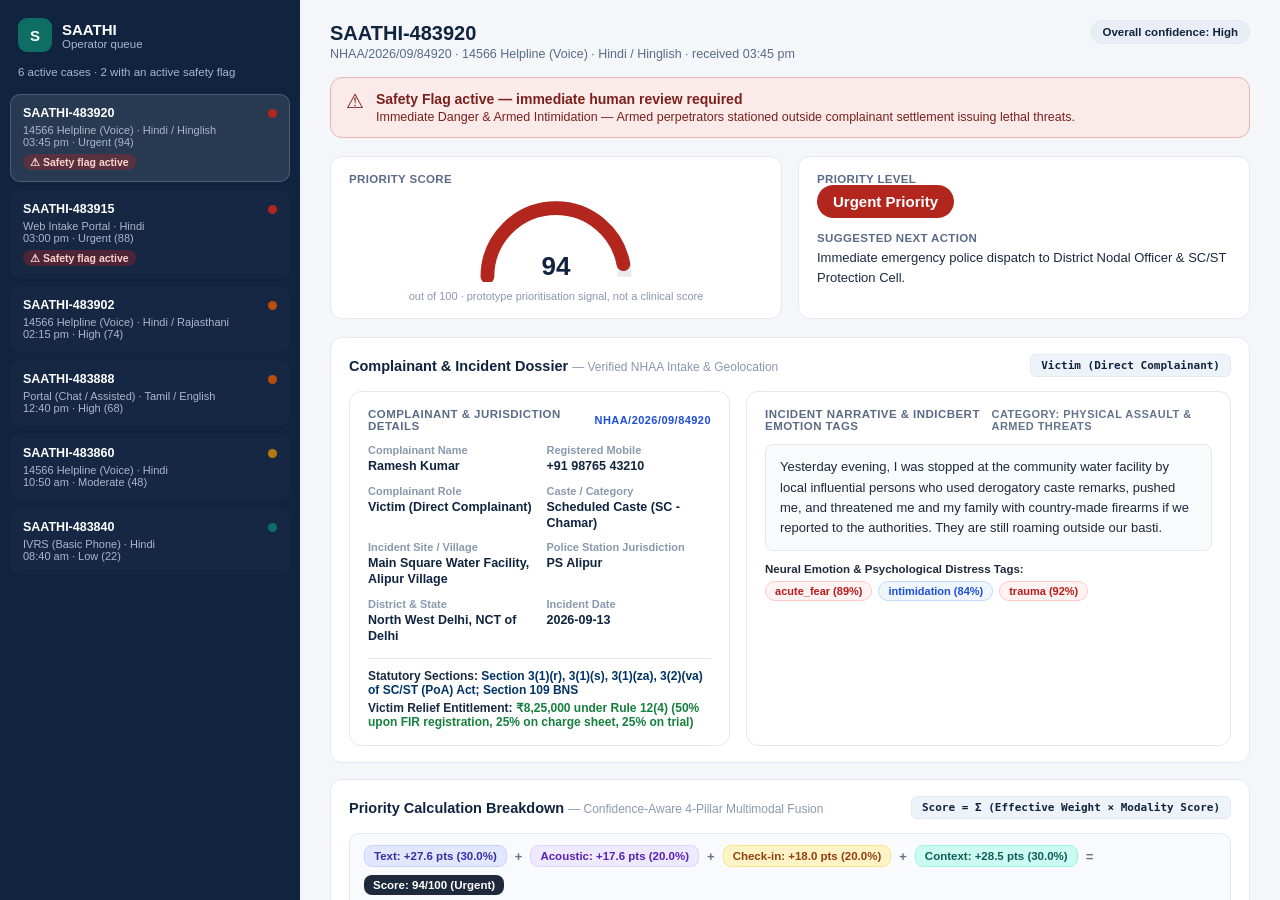
<file: frontend/operator-dashboard/index.html>
<!DOCTYPE html>
<html lang="en">
<head>
<meta charset="UTF-8" />
<meta name="viewport" content="width=device-width, initial-scale=1.0" />
<title>SAATHI — Operator Dashboard</title>
<link rel="stylesheet" href="dashboard.css" />
</head>
<body>
  <div class="app">
    <aside class="sidebar">
      <div class="sidebar-brand">
        <div class="brand-mark">S</div>
        <div>
          <div class="brand-name">SAATHI</div>
          <div class="brand-sub">Operator queue</div>
        </div>
      </div>
      <div class="queue-summary" id="queueSummary"></div>
      <div class="queue-list" id="queueList" role="list" aria-label="Case queue, sorted by priority"></div>
    </aside>

    <main class="main">
      <header class="main-header">
        <div>
          <div class="case-id" id="caseId">—</div>
          <div class="case-meta" id="caseMeta">—</div>
        </div>
        <div class="header-right">
          <span class="confidence-pill" id="overallConfidence">—</span>
        </div>
      </header>

      <div id="safetyBanner" class="safety-banner" hidden>
        <div class="safety-banner-icon">&#9888;</div>
        <div>
          <div class="safety-banner-title">Safety Flag active — immediate human review required</div>
          <div class="safety-banner-detail" id="safetyBannerDetail"></div>
        </div>
      </div>

      <section class="score-row">
        <div class="score-card">
          <div class="score-card-label">Priority Score</div>
          <div class="score-gauge-wrap">
            <svg viewBox="0 0 140 80" class="score-gauge">
              <path d="M10,75 A60,60 0 0 1 130,75" class="gauge-track" />
              <path d="M10,75 A60,60 0 0 1 130,75" class="gauge-fill" id="gaugeFill" />
            </svg>
            <div class="score-number" id="scoreNumber">—</div>
          </div>
          <div class="score-card-note">out of 100 · prototype prioritisation signal, not a clinical score</div>
        </div>
        <div class="level-card">
          <div class="score-card-label">Priority Level</div>
          <div class="level-badge" id="levelBadge">—</div>
          <div class="score-card-label" style="margin-top:14px;">Suggested next action</div>
          <div class="suggested-action" id="suggestedAction">—</div>
        </div>
      </section>

      <section class="panel" id="complainantDossierPanel">
        <div class="panel-header-flex">
          <h2 class="panel-title" style="margin-bottom:0;">Complainant & Incident Dossier <span class="panel-title-note">— Verified NHAA Intake & Geolocation</span></h2>
          <span id="dossierRoleBadge" class="formula-badge">Victim (Direct Intake)</span>
        </div>
        <div class="dossier-grid" id="dossierGrid"></div>
      </section>

      <section class="panel" id="priorityBreakdownPanel">
        <div class="panel-header-flex">
          <h2 class="panel-title" style="margin-bottom:0;">Priority Calculation Breakdown <span class="panel-title-note">— Confidence-Aware 4-Pillar Multimodal Fusion</span></h2>
          <span class="formula-badge">Score = Σ (Effective Weight × Modality Score)</span>
        </div>
        <div id="priorityBreakdownContainer" style="margin-top:14px;"></div>
      </section>

      <section class="panel">
        <h2 class="panel-title">Evidence</h2>
        <div class="evidence-grid" id="evidenceGrid"></div>
      </section>

      <section class="panel">
        <h2 class="panel-title">Timeline</h2>
        <ol class="timeline" id="timeline"></ol>
      </section>

      <section class="panel" id="copilotPanel">
        <div class="copilot-container">
          <div class="copilot-header">
            <div class="copilot-header-left">
              <div class="copilot-avatar">&#9889;</div>
              <div>
                <div class="copilot-title-text">SAATHI Operator Copilot · Legal & Triage Decision Assistant</div>
                <div style="font-size: 11px; color: #BFDBFE;">PoA Act Statutory Advisor · Prototype AI Helper</div>
              </div>
            </div>
            <div class="copilot-status-dot" id="copilotStatus">Active · Synced to Case</div>
          </div>
          <div class="copilot-chat-body" id="copilotChatBody"></div>
          <div class="copilot-quick-chips" id="copilotQuickChips"></div>
          <div class="copilot-input-bar">
            <input type="text" id="copilotInput" placeholder="Ask Copilot (e.g. 'draft DM memo', 'what penal sections apply?', 'compensation under Rule 12(4)')..." onkeydown="if(event.key==='Enter') sendCopilotMsg()" />
            <button type="button" class="copilot-send-btn" onclick="sendCopilotMsg()">
              <span>Send</span>
              <svg width="13" height="13" viewBox="0 0 24 24" fill="none" stroke="currentColor" stroke-width="2.5">
                <line x1="22" y1="2" x2="11" y2="13"></line>
                <polygon points="22 2 15 22 11 13 2 9 22 2"></polygon>
              </svg>
            </button>
          </div>
        </div>
      </section>

      <section class="panel">
        <h2 class="panel-title">Decision</h2>
        <div class="decision-row">
          <div class="decision-field">
            <label for="referralSelect">Referral / action</label>
            <select id="referralSelect">
              <option value="continue">Continue normal grievance process</option>
              <option value="counselling">Counselling referral</option>
              <option value="legal">Legal aid referral</option>
              <option value="medical">Medical support referral</option>
              <option value="emergency">Emergency escalation</option>
            </select>
          </div>
          <div class="decision-field">
            <label for="overrideSelect">Override priority level (optional)</label>
            <select id="overrideSelect">
              <option value="">No override — keep system level</option>
              <option value="Low">Low</option>
              <option value="Moderate">Moderate</option>
              <option value="High">High</option>
              <option value="Urgent">Urgent</option>
            </select>
          </div>
        </div>
        <div class="decision-field" style="margin-top:10px;">
          <label for="reasonInput">Reason (required if overriding)</label>
          <input id="reasonInput" type="text" placeholder="e.g. caller's tone and phrasing suggest higher urgency than text alone captured" />
        </div>
        <button class="save-btn" id="saveDecisionBtn">Record decision</button>
      </section>

      <section class="panel">
        <h2 class="panel-title">Audit log <span class="panel-title-note">— this session</span></h2>
        <ul class="audit-log" id="auditLog">
          <li class="audit-empty">No actions recorded yet this session.</li>
        </ul>
      </section>
    </main>
  </div>

  <div class="toast" id="toast" hidden></div>

  <script src="../saathi-service.js"></script>
  <script src="mock-data.js"></script>
  <script src="dashboard.js"></script>
</body>
</html>
</file>
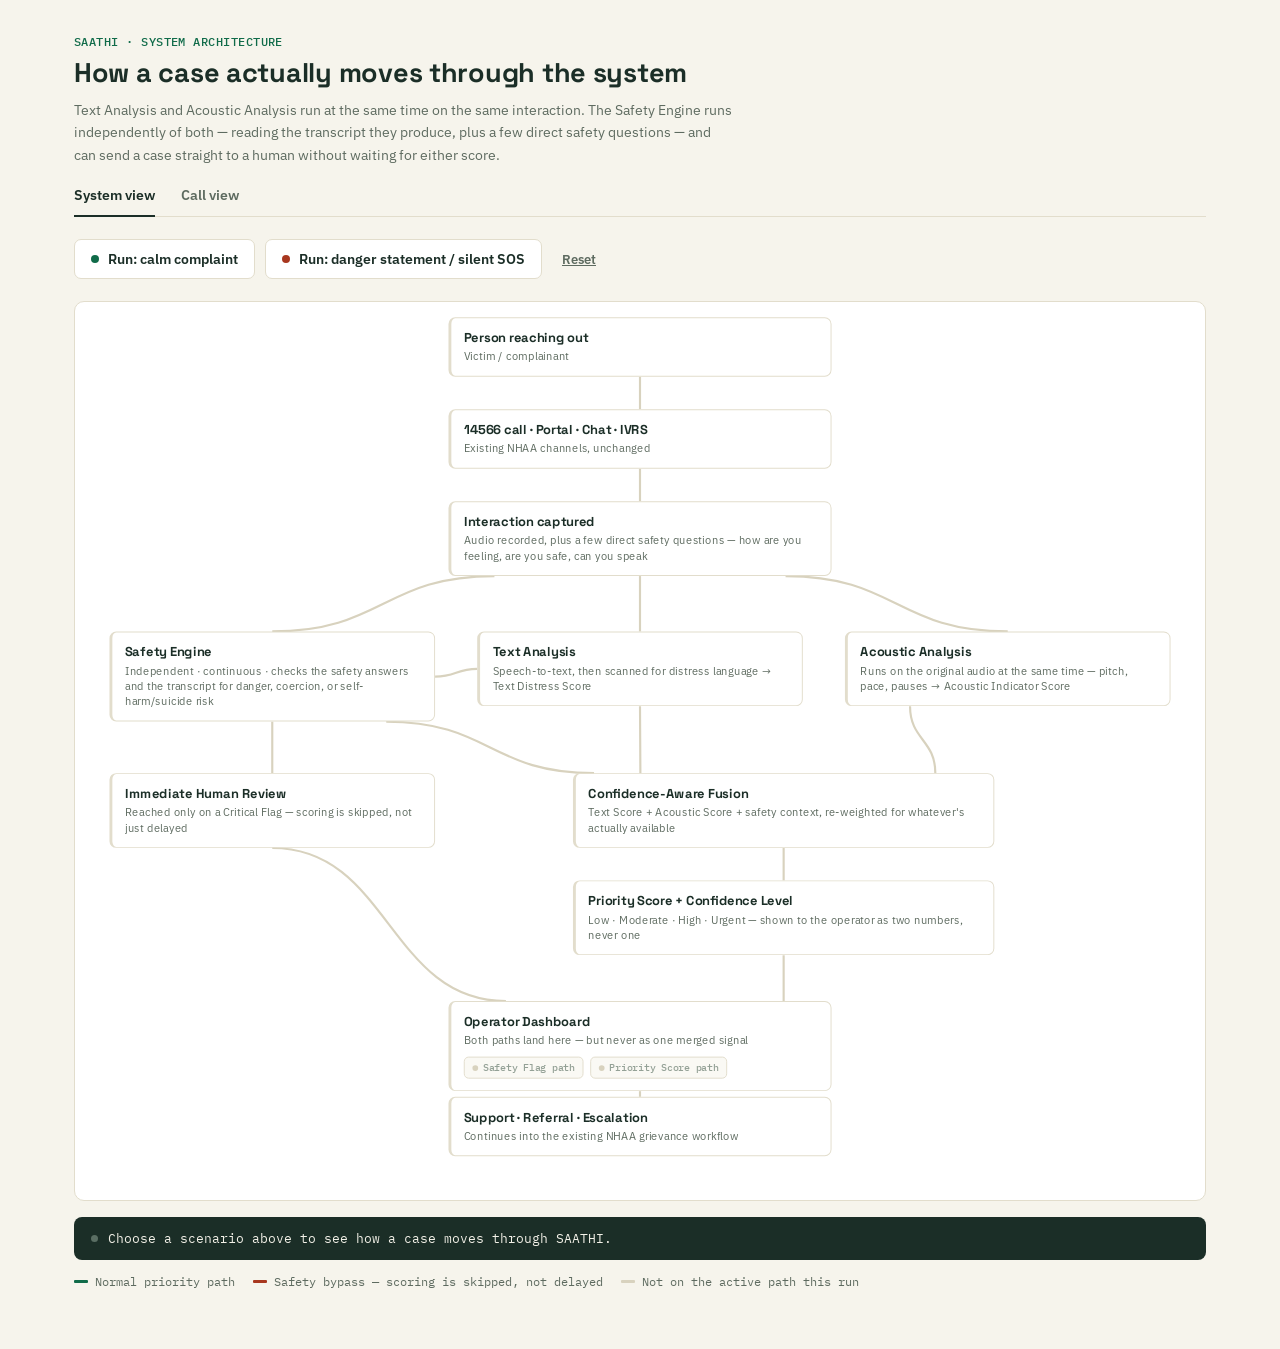
<file: frontend/workflow-diagram/index.html>
<!DOCTYPE html>
<html lang="en">
<head>
<meta charset="UTF-8" />
<meta name="viewport" content="width=device-width, initial-scale=1.0" />
<title>SAATHI — How a Case Flows Through the System</title>
<link rel="preconnect" href="https://fonts.googleapis.com" />
<link rel="preconnect" href="https://fonts.gstatic.com" crossorigin />
<link href="https://fonts.googleapis.com/css2?family=Space+Grotesk:wght@500;700&family=IBM+Plex+Mono:wght@500;600&family=IBM+Plex+Sans:wght@400;500;600&display=swap" rel="stylesheet" />
<link rel="stylesheet" href="diagram.css" />
<link rel="stylesheet" href="call.css" />
</head>
<body>
  <div class="page">
    <header class="page-header">
      <div>
        <div class="eyebrow">SAATHI · System Architecture</div>
        <h1>How a case actually moves through the system</h1>
        <p class="lede">
          Text Analysis and Acoustic Analysis run at the same time on the same interaction. The Safety
          Engine runs independently of both — reading the transcript they produce, plus a few direct
          safety questions — and can send a case straight to a human without waiting for either score.
        </p>
      </div>
    </header>

    <div class="view-tabs" role="tablist">
      <button class="view-tab active" id="tabSystem" role="tab" aria-selected="true">System view</button>
      <button class="view-tab" id="tabCall" role="tab" aria-selected="false">Call view</button>
    </div>

    <section id="viewSystem" class="view-system">

    <div class="controls">
      <button class="run-btn run-btn-calm" id="runCalm">
        <span class="run-btn-dot dot-calm"></span> Run: calm complaint
      </button>
      <button class="run-btn run-btn-danger" id="runDanger">
        <span class="run-btn-dot dot-danger"></span> Run: danger statement / silent SOS
      </button>
      <button class="reset-btn" id="resetBtn">Reset</button>
    </div>

    <div class="stage-wrap" id="stageWrap">
      <div class="stage" id="stage">
        <svg id="edgeSvg" viewBox="0 0 1180 940" preserveAspectRatio="xMidYMid meet" aria-hidden="true"></svg>

        <div class="node node-lg" id="n-caller" style="left:390px; top:16px;">
          <div class="node-label">Person reaching out</div>
          <div class="node-sub">Victim / complainant</div>
        </div>

        <div class="node node-lg" id="n-channel" style="left:390px; top:112px;">
          <div class="node-label">14566 call · Portal · Chat · IVRS</div>
          <div class="node-sub">Existing NHAA channels, unchanged</div>
        </div>

        <div class="node node-lg" id="n-intake" style="left:390px; top:208px;">
          <div class="node-label">Interaction captured</div>
          <div class="node-sub">Audio recorded, plus a few direct safety questions — how are you feeling, are you safe, can you speak</div>
        </div>

        <div class="node node-col node-safety" id="n-safety" style="left:36px; top:344px;">
          <div class="node-label">Safety Engine</div>
          <div class="node-sub">Independent · continuous · checks the safety answers and the transcript for danger, coercion, or self-harm/suicide risk</div>
        </div>

        <div class="node node-col node-text" id="n-text" style="left:420px; top:344px;">
          <div class="node-label">Text Analysis</div>
          <div class="node-sub">Speech-to-text, then scanned for distress language → Text Distress Score</div>
        </div>

        <div class="node node-col node-acoustic" id="n-acoustic" style="left:804px; top:344px;">
          <div class="node-label">Acoustic Analysis</div>
          <div class="node-sub">Runs on the original audio at the same time — pitch, pace, pauses → Acoustic Indicator Score</div>
        </div>

        <div class="node node-col node-urgent" id="n-review" style="left:36px; top:492px;">
          <div class="node-label">Immediate Human Review</div>
          <div class="node-sub">Reached only on a Critical Flag — scoring is skipped, not just delayed</div>
        </div>

        <div class="node node-wide node-fusion" id="n-fusion" style="left:520px; top:492px;">
          <div class="node-label">Confidence-Aware Fusion</div>
          <div class="node-sub">Text Score + Acoustic Score + safety context, re-weighted for whatever's actually available</div>
        </div>

        <div class="node node-wide node-score" id="n-score" style="left:520px; top:604px;">
          <div class="node-label">Priority Score + Confidence Level</div>
          <div class="node-sub">Low · Moderate · High · Urgent — shown to the operator as two numbers, never one</div>
        </div>

        <div class="node node-lg" id="n-operator" style="left:390px; top:730px;">
          <div class="node-label">Operator Dashboard</div>
          <div class="node-sub">Both paths land here — but never as one merged signal</div>
          <div class="arrival-badges">
            <span class="arrival-badge badge-safety" id="badge-safety">
              <span class="badge-dot"></span>Safety Flag path
            </span>
            <span class="arrival-badge badge-score" id="badge-score">
              <span class="badge-dot"></span>Priority Score path
            </span>
          </div>
        </div>

        <div class="node node-lg" id="n-outcome" style="left:390px; top:830px;">
          <div class="node-label">Support · Referral · Escalation</div>
          <div class="node-sub">Continues into the existing NHAA grievance workflow</div>
        </div>
      </div>
    </div>

    <div class="caption-bar" id="captionBar">
      <span class="caption-marker" id="captionMarker"></span>
      <span id="captionText">Choose a scenario above to see how a case moves through SAATHI.</span>
    </div>

    <div class="legend">
      <div><span class="legend-swatch swatch-calm"></span> Normal priority path</div>
      <div><span class="legend-swatch swatch-danger"></span> Safety bypass — scoring is skipped, not delayed</div>
      <div><span class="legend-swatch swatch-idle"></span> Not on the active path this run</div>
    </div>

    </section>

    <section id="viewCall" class="view-call" hidden>

      <div class="controls">
        <button class="run-btn run-btn-calm" id="callRunCalm">
          <span class="run-btn-dot dot-calm"></span> Run: calm complaint
        </button>
        <button class="run-btn run-btn-moderate" id="callRunModerate">
          <span class="run-btn-dot dot-moderate"></span> Run: moderate concern
        </button>
        <button class="run-btn run-btn-danger" id="callRunDanger">
          <span class="run-btn-dot dot-danger"></span> Run: danger statement / silent SOS
        </button>
        <button class="reset-btn" id="callResetBtn">Reset</button>
      </div>

      <div class="call-grid">
        <div class="phone-panel">
          <div class="phone-topbar">
            <span class="phone-number">14566</span>
            <span class="phone-status" id="phoneStatus"><span class="phone-status-dot" id="phoneStatusDot"></span>Not connected</span>
          </div>
          <div class="phone-wave" id="phoneWave" aria-hidden="true">
            <span></span><span></span><span></span><span></span><span></span><span></span><span></span><span></span>
          </div>
          <div class="transcript-feed" id="transcriptFeed">
            <p class="transcript-empty" id="transcriptEmpty">Choose a scenario to hear how the call unfolds for the person on the line.</p>
          </div>
          <div class="phone-timer" id="phoneTimer">00:00</div>
        </div>

        <div class="backend-panel">
          <div class="backend-title">What SAATHI is doing, in parallel</div>

          <div class="status-chip" id="chipText">
            <span class="chip-dot"></span>
            <span class="chip-label">Text Analysis</span>
            <span class="chip-state">idle</span>
          </div>
          <div class="status-chip" id="chipAcoustic">
            <span class="chip-dot"></span>
            <span class="chip-label">Acoustic Analysis</span>
            <span class="chip-state">idle</span>
          </div>
          <div class="status-chip" id="chipSafety">
            <span class="chip-dot"></span>
            <span class="chip-label">Safety Engine</span>
            <span class="chip-state">idle</span>
          </div>

          <div class="readout-box" id="readoutBox">
            <p class="readout-empty" id="readoutEmpty">Scores appear here once the call starts.</p>
          </div>
        </div>
      </div>

      <div class="operator-strip" id="operatorStrip">
        <p class="operator-strip-empty" id="operatorEmpty">Operator dashboard — waiting for a case to arrive.</p>
      </div>

      <div class="caption-bar" id="callCaptionBar">
        <span class="caption-marker" id="callCaptionMarker"></span>
        <span id="callCaptionText">Choose a scenario above to hear how a call actually unfolds for the person on the line.</span>
      </div>

    </section>

  </div>

  <script src="diagram.js"></script>
  <script src="call.js"></script>
  <script src="view-tabs.js"></script>
</body>
</html>
</file>
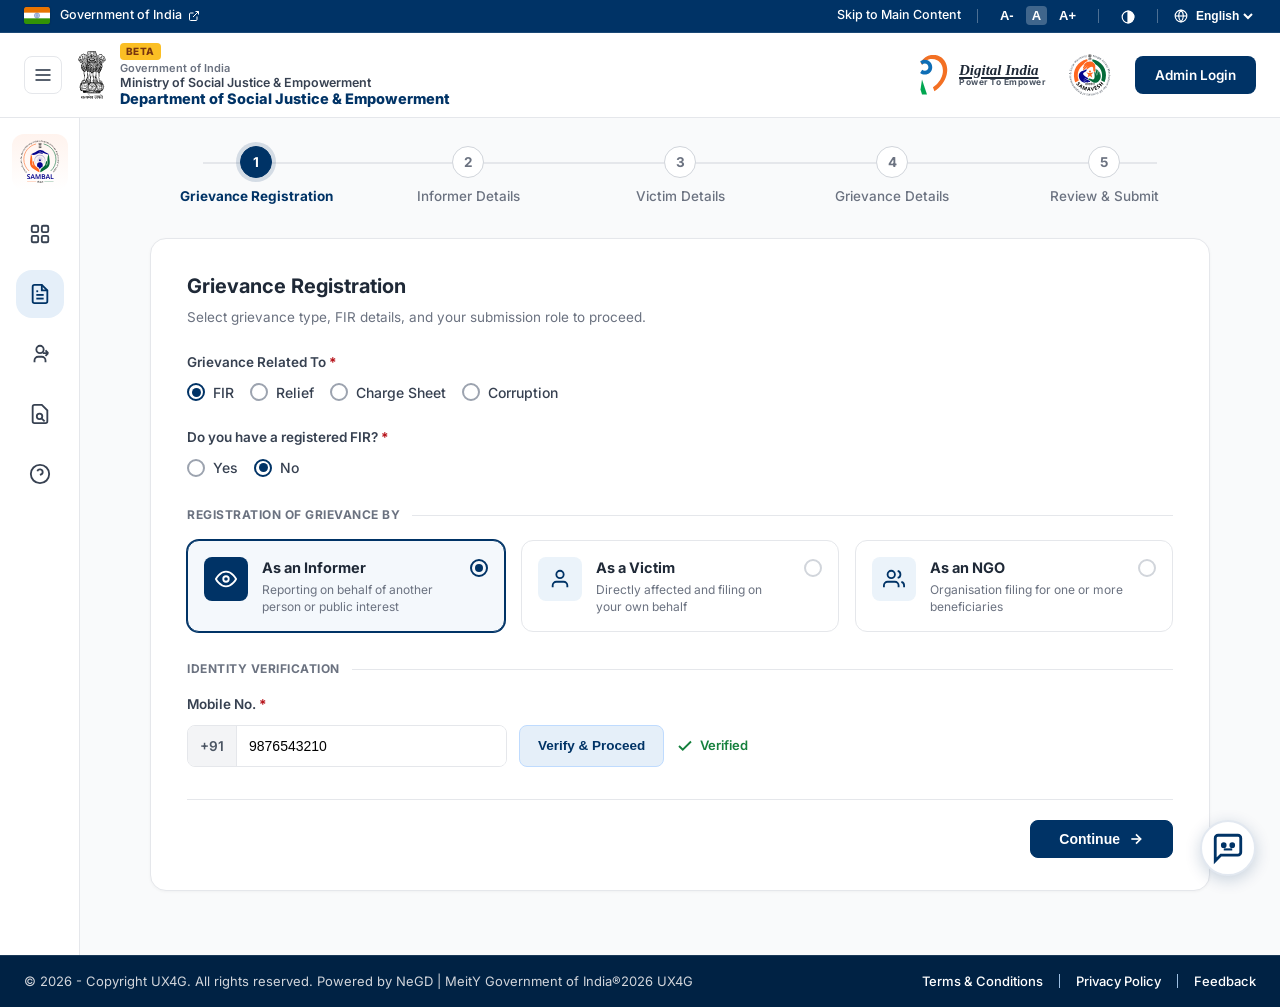
<file: frontend/register-grievance.html>
<!DOCTYPE html>
<html lang="en">
<head>
  <meta charset="UTF-8">
  <meta name="viewport" content="width=device-width, initial-scale=1.0">
  <title>Grievance Registration - NHAPOA | National Helpdesk for Prevention of Atrocities</title>
  
  <link rel="stylesheet" href="assets/nhapoa-layout.css">
  <script src="saathi-service.js"></script>
  <style>
    @keyframes saathi-spin {
      0% { transform: rotate(0deg); }
      100% { transform: rotate(360deg); }
    }
    .saathi-opt-card:hover {
      border-color: #93c5fd !important;
      background: #f8fafc !important;
    }
    .saathi-opt-card input[type="radio"]:checked ~ div span:first-child {
      color: #003366 !important;
    }
  </style>
</head>
<body>

  <!-- ==========================================================================
       1. TOP GOV ACCESSIBILITY BAR
       ========================================================================== -->
  <header class="nh-gov-topbar">
    <div class="nh-gov-topbar-inner">
      <a href="https://india.gov.in" target="_blank" rel="noopener noreferrer" class="nh-gov-left">
        <img src="assets/indian-flag.svg" alt="India Flag" class="nh-flag-img">
        <span>Government of India
          <svg width="12" height="12" viewBox="0 0 24 24" fill="none" stroke="currentColor" stroke-width="2" style="margin-left:2px;">
            <path d="M18 13v6a2 2 0 0 1-2 2H5a2 2 0 0 1-2-2V8a2 2 0 0 1 2-2h6"></path>
            <polyline points="15 3 21 3 21 9"></polyline>
            <line x1="10" y1="14" x2="21" y2="3"></line>
          </svg>
        </span>
      </a>

      <div class="nh-gov-right">
        <a href="#main-content">Skip to Main Content</a>
        <span class="nh-divider"></span>
        <div class="nh-a11y-controls" role="group" aria-label="Text size controls">
          <button type="button" class="nh-a11y-btn" onclick="changeFontSize(-1)" title="Decrease text size">A-</button>
          <button type="button" class="nh-a11y-btn active" onclick="changeFontSize(0)" title="Default text size">A</button>
          <button type="button" class="nh-a11y-btn" onclick="changeFontSize(1)" title="Increase text size">A+</button>
        </div>
        <span class="nh-divider"></span>
        <button type="button" class="nh-a11y-btn" onclick="toggleContrast()" title="Toggle High Contrast">
          <svg width="14" height="14" viewBox="0 0 24 24" fill="none" stroke="currentColor" stroke-width="2" style="vertical-align:middle;">
            <circle cx="12" cy="12" r="10"></circle>
            <path d="M12 2a10 10 0 0 1 0 20z" fill="currentColor"></path>
          </svg>
        </button>
        <span class="nh-divider"></span>
        <div style="display:flex; align-items:center; gap:4px; font-size:12.5px;">
          <svg width="14" height="14" viewBox="0 0 24 24" fill="none" stroke="currentColor" stroke-width="2">
            <circle cx="12" cy="12" r="10"></circle>
            <line x1="2" y1="12" x2="22" y2="12"></line>
            <path d="M12 2a15.3 15.3 0 0 1 4 10 15.3 15.3 0 0 1-4 10 15.3 15.3 0 0 1-4-10 15.3 15.3 0 0 1 4-10z"></path>
          </svg>
          <select style="background:transparent; color:#fff; border:none; font-size:12px; font-weight:600; cursor:pointer; outline:none;">
            <option value="en" style="color:#000;">English</option>
            <option value="hi" style="color:#000;">हिन्दी</option>
          </select>
        </div>
      </div>
    </div>
  </header>

  <!-- ==========================================================================
       2. MAIN HEADER (Emblem, Digital India, SAMAVESH, Admin Login)
       ========================================================================== -->
  <div class="nh-main-header">
    <div class="nh-main-header-inner">
      <div class="nh-brand-left">
        <button type="button" class="nh-menu-btn" onclick="toggleSidebar()" aria-label="Toggle navigation">
          <svg width="20" height="20" viewBox="0 0 24 24" fill="none" stroke="currentColor" stroke-width="2">
            <line x1="3" y1="12" x2="21" y2="12"></line>
            <line x1="3" y1="6" x2="21" y2="6"></line>
            <line x1="3" y1="18" x2="21" y2="18"></line>
          </svg>
        </button>

        <a href="index.html" class="nh-emblem-wrap">
          <img src="assets/emblem-header.svg" alt="Ashoka Emblem" class="nh-emblem-img">
          <div class="nh-emblem-text">
            <span class="nh-beta-tag">BETA</span>
            <span class="nh-dept-govt">Government of India</span>
            <span class="nh-dept-ministry">Ministry of Social Justice & Empowerment</span>
            <span class="nh-dept-name">Department of Social Justice & Empowerment</span>
          </div>
        </a>
      </div>

      <div class="nh-brand-right">
        <!-- Digital India Official Logo SVG -->
        <div style="display:flex; align-items:center; gap:8px;">
          <svg width="34" height="40" viewBox="0 0 27 40" fill="none">
            <path fill-rule="evenodd" clip-rule="evenodd" d="M0 7.55928C5.10386 -0.756088 13.38 -1.60411 19.2769 1.42287C25.8177 4.78749 27.8357 12.5728 26.2064 19.427C24.5772 26.2813 19.9882 32.2037 13.9213 36.1738L12.4357 32.227C17.1596 29.1357 20.7324 24.5246 22.0007 19.1884C23.269 13.8523 21.6976 7.79093 16.5985 5.16781C12.0042 2.80806 5.56066 3.46824 1.58784 9.94065L0 7.55928Z" fill="#F37023"/>
            <path d="M4.33008 19.544C8.42301 19.544 11.7411 16.2259 11.7411 12.133C11.7411 8.04006 8.42301 4.72198 4.33008 4.72198C2.56942 4.72198 0.95758 5.33405 -0.316895 6.36399L1.67027 9.53127C2.42858 8.91355 3.33777 8.54483 4.33008 8.54483C6.31174 8.54483 7.91924 10.1523 7.91924 12.134C7.91924 14.1157 6.31174 15.7232 4.33008 15.7232C3.33777 15.7232 2.42858 15.3545 1.67027 14.7368L-0.316895 17.9041C0.95758 18.934 2.56942 19.544 4.33008 19.544Z" fill="#0E6EB6"/>
            <path d="M1.5 24.5L6.5 39.5H1.5L0 34.5L1.5 24.5Z" fill="#00A651"/>
          </svg>
          <div style="display:flex; flex-direction:column; line-height:1.1;">
            <span style="font-family:'Noto Serif', Georgia, serif; font-size:15px; font-weight:900; font-style:italic; text-decoration:underline; text-decoration-thickness:2px; text-underline-offset:2px;">Digital India</span>
            <span style="font-size:8.5px; font-weight:700; letter-spacing:0.5px; color:#4B5563;">Power To Empower</span>
          </div>
        </div>

        <!-- SAMAVESH Official Logo -->
        <img src="assets/samavesh-logo.svg" alt="SAMAVESH" class="nh-samavesh-logo">

        <!-- Admin Login Button -->
        <a href="operator-dashboard/index.html" class="nh-admin-login-btn">Admin Login</a>
      </div>
    </div>
  </div>

  <!-- ==========================================================================
       3. APP CONTAINER (Left Sidebar + Main Work Area)
       ========================================================================== -->
  <div class="nh-app-container">
    
    <!-- LEFT SIDEBAR -->
    <aside class="nh-sidebar" id="main-sidebar">
      <!-- SAMBAL Logo -->
      <div class="nh-sidebar-sambal" title="SAMBAL (NHAA 2.0)">
        <img src="assets/sambal-logo.svg" alt="SAMBAL" class="nh-sambal-img">
      </div>

      <!-- Navigation Icons (UX4G Standard) -->
      <nav class="nh-sidebar-nav">
        <!-- 1. Dashboard -->
        <a href="index.html" class="nh-nav-item" title="Dashboard">
          <svg viewBox="0 0 24 24" fill="none" stroke="currentColor" stroke-width="2">
            <rect x="3" y="3" width="7" height="7" rx="1.5"></rect>
            <rect x="14" y="3" width="7" height="7" rx="1.5"></rect>
            <rect x="3" y="14" width="7" height="7" rx="1.5"></rect>
            <rect x="14" y="14" width="7" height="7" rx="1.5"></rect>
          </svg>
        </a>

        <!-- 2. Register Grievance (Active) -->
        <a href="register-grievance.html" class="nh-nav-item active" title="Register Grievance">
          <svg viewBox="0 0 24 24" fill="none" stroke="currentColor" stroke-width="2">
            <path d="M14 2H6a2 2 0 0 0-2 2v16a2 2 0 0 0 2 2h12a2 2 0 0 0 2-2V8z"></path>
            <polyline points="14 2 14 8 20 8"></polyline>
            <line x1="16" y1="13" x2="8" y2="13"></line>
            <line x1="16" y1="17" x2="8" y2="17"></line>
            <line x1="10" y1="9" x2="8" y2="9"></line>
          </svg>
        </a>

        <!-- 3. Register Rescue -->
        <a href="register-rescue.html" class="nh-nav-item" title="Register Rescue">
          <svg viewBox="0 0 24 24" fill="none" stroke="currentColor" stroke-width="2">
            <circle cx="12" cy="7" r="4"></circle>
            <path d="M6 21v-2a4 4 0 0 1 4-4h4a4 4 0 0 1 4 4v2"></path>
            <path d="M18 8l3 3m0 0l-3 3m3-3h-6"></path>
          </svg>
        </a>

        <!-- 4. Track Status -->
        <a href="track-status.html" class="nh-nav-item" title="Track Status">
          <svg viewBox="0 0 24 24" fill="none" stroke="currentColor" stroke-width="2">
            <path d="M14 2H6a2 2 0 0 0-2 2v16a2 2 0 0 0 2 2h12a2 2 0 0 0 2-2V8z"></path>
            <circle cx="11.5" cy="14.5" r="3"></circle>
            <line x1="14" y1="17" x2="17" y2="20"></line>
          </svg>
        </a>

        <!-- 5. Help / FAQs -->
        <a href="#help" class="nh-nav-item" title="Help & FAQs">
          <svg viewBox="0 0 24 24" fill="none" stroke="currentColor" stroke-width="2">
            <circle cx="12" cy="12" r="10"></circle>
            <path d="M9.09 9a3 3 0 0 1 5.83 1c0 2-3 3-3 3"></path>
            <line x1="12" y1="17" x2="12.01" y2="17"></line>
          </svg>
        </a>
      </nav>
    </aside>

    <!-- MAIN VIEWPORT -->
    <main class="nh-main-viewport" id="main-content">
      <div class="nh-container-narrow">

        <!-- ==========================================================================
             4. 5-STEP HORIZONTAL STEPPER
             ========================================================================== -->
        <div class="nh-stepper-wrap">
          <div class="nh-stepper-line"></div>

          <!-- Step 1 -->
          <div class="nh-step-item active" id="stepper-1">
            <div class="nh-step-circle">1</div>
            <span class="nh-step-label">Grievance Registration</span>
          </div>

          <!-- Step 2 -->
          <div class="nh-step-item" id="stepper-2">
            <div class="nh-step-circle">2</div>
            <span class="nh-step-label" id="step2-label">Informer Details</span>
          </div>

          <!-- Step 3 -->
          <div class="nh-step-item" id="stepper-3">
            <div class="nh-step-circle">3</div>
            <span class="nh-step-label">Victim Details</span>
          </div>

          <!-- Step 4 -->
          <div class="nh-step-item" id="stepper-4">
            <div class="nh-step-circle">4</div>
            <span class="nh-step-label">Grievance Details</span>
          </div>

          <!-- Step 5 -->
          <div class="nh-step-item" id="stepper-5">
            <div class="nh-step-circle">5</div>
            <span class="nh-step-label">Review & Submit</span>
          </div>
        </div>

        <!-- ==========================================================================
             STAGE 1: GRIEVANCE REGISTRATION (Role & FIR Check)
             ========================================================================== -->
        <section class="nh-card" id="stage-1">
          <div class="nh-card-header">
            <h1 class="nh-card-title">Grievance Registration</h1>
            <p class="nh-card-subtitle">Select grievance type, FIR details, and your submission role to proceed.</p>
          </div>

          <!-- Grievance Related To -->
          <div class="nh-field-group">
            <label class="nh-field-label">Grievance Related To <span class="nh-req">*</span></label>
            <div class="nh-radio-pills">
              <label class="nh-radio-pill">
                <input type="radio" name="grievanceRelatedTo" value="FIR" checked>
                <span>FIR</span>
              </label>
              <label class="nh-radio-pill">
                <input type="radio" name="grievanceRelatedTo" value="Relief">
                <span>Relief</span>
              </label>
              <label class="nh-radio-pill">
                <input type="radio" name="grievanceRelatedTo" value="Charge Sheet">
                <span>Charge Sheet</span>
              </label>
              <label class="nh-radio-pill">
                <input type="radio" name="grievanceRelatedTo" value="Corruption">
                <span>Corruption</span>
              </label>
            </div>
          </div>

          <!-- Do you have a registered FIR? -->
          <div class="nh-field-group">
            <label class="nh-field-label">Do you have a registered FIR? <span class="nh-req">*</span></label>
            <div class="nh-radio-pills">
              <label class="nh-radio-pill">
                <input type="radio" name="hasRegisteredFIR" value="Yes" onchange="toggleFIRFields(true)">
                <span>Yes</span>
              </label>
              <label class="nh-radio-pill">
                <input type="radio" name="hasRegisteredFIR" value="No" checked onchange="toggleFIRFields(false)">
                <span>No</span>
              </label>
            </div>
          </div>

          <!-- Conditional FIR Fields -->
          <div id="fir-fields-row" class="nh-input-row" style="display: none; background: #F8FAFC; padding: 16px; border-radius: 8px; border: 1px solid #E2E8F0; margin-bottom: 24px;">
            <div class="nh-input-group">
              <label class="nh-field-label">FIR Number <span class="nh-req">*</span></label>
              <input type="text" id="firNumber" class="nh-input" placeholder="e.g. 0142/2026">
            </div>
            <div class="nh-input-group">
              <label class="nh-field-label">Date of FIR <span class="nh-req">*</span></label>
              <input type="date" id="firDate" class="nh-input">
            </div>
          </div>

          <!-- REGISTRATION OF GRIEVANCE BY -->
          <div class="nh-section-divider">
            <span class="nh-section-title">Registration of Grievance By</span>
            <span class="nh-section-line"></span>
          </div>

          <div class="nh-role-grid">
            <!-- Card 1: As an Informer -->
            <div class="nh-role-card selected" id="role-card-informer" onclick="selectRole('Informer')">
              <div class="nh-role-icon-box">
                <svg width="22" height="22" viewBox="0 0 24 24" fill="none" stroke="currentColor" stroke-width="2">
                  <path d="M1 12s4-8 11-8 11 8 11 8-4 8-11 8-11-8-11-8z"></path>
                  <circle cx="12" cy="12" r="3"></circle>
                </svg>
              </div>
              <div class="nh-role-info">
                <div class="nh-role-title">As an Informer</div>
                <div class="nh-role-desc">Reporting on behalf of another person or public interest</div>
              </div>
              <div class="nh-role-radio"></div>
            </div>

            <!-- Card 2: As a Victim -->
            <div class="nh-role-card" id="role-card-victim" onclick="selectRole('Victim')">
              <div class="nh-role-icon-box">
                <svg width="22" height="22" viewBox="0 0 24 24" fill="none" stroke="currentColor" stroke-width="2">
                  <path d="M20 21v-2a4 4 0 0 0-4-4H8a4 4 0 0 0-4 4v2"></path>
                  <circle cx="12" cy="7" r="4"></circle>
                </svg>
              </div>
              <div class="nh-role-info">
                <div class="nh-role-title">As a Victim</div>
                <div class="nh-role-desc">Directly affected and filing on your own behalf</div>
              </div>
              <div class="nh-role-radio"></div>
            </div>

            <!-- Card 3: As an NGO -->
            <div class="nh-role-card" id="role-card-ngo" onclick="selectRole('NGO')">
              <div class="nh-role-icon-box">
                <svg width="22" height="22" viewBox="0 0 24 24" fill="none" stroke="currentColor" stroke-width="2">
                  <path d="M17 21v-2a4 4 0 0 0-4-4H5a4 4 0 0 0-4 4v2"></path>
                  <circle cx="9" cy="7" r="4"></circle>
                  <path d="M23 21v-2a4 4 0 0 0-3-3.87"></path>
                  <path d="M16 3.13a4 4 0 0 1 0 7.75"></path>
                </svg>
              </div>
              <div class="nh-role-info">
                <div class="nh-role-title">As an NGO</div>
                <div class="nh-role-desc">Organisation filing for one or more beneficiaries</div>
              </div>
              <div class="nh-role-radio"></div>
            </div>
          </div>

          <!-- IDENTITY VERIFICATION -->
          <div class="nh-section-divider">
            <span class="nh-section-title">Identity Verification</span>
            <span class="nh-section-line"></span>
          </div>

          <div class="nh-field-group">
            <label class="nh-field-label">Mobile No. <span class="nh-req">*</span></label>
            <div class="nh-mobile-verify-row">
              <div class="nh-mobile-input-wrap">
                <span class="nh-mobile-prefix">+91</span>
                <input type="tel" id="mobileNumber" maxlength="10" placeholder="Enter 10-digit mobile" value="9876543210">
              </div>
              <button type="button" class="nh-btn-verify" id="btn-otp-verify" onclick="simulateOTPVerify()">
                <span>Verify & Proceed</span>
              </button>
              <span id="otp-status-badge" style="display:inline-flex; align-items:center; gap:6px; color:#15803D; font-size:13px; font-weight:600;">
                <svg width="18" height="18" viewBox="0 0 24 24" fill="none" stroke="currentColor" stroke-width="2.5">
                  <polyline points="20 6 9 17 4 12"></polyline>
                </svg> Verified
              </span>
            </div>
          </div>

          <!-- Actions -->
          <div class="nh-btn-row">
            <button type="button" class="nh-btn-continue" onclick="nextStage(2)">
              <span>Continue</span>
              <svg viewBox="0 0 24 24" fill="none" stroke="currentColor" stroke-width="2.5">
                <line x1="5" y1="12" x2="19" y2="12"></line>
                <polyline points="12 5 19 12 12 19"></polyline>
              </svg>
            </button>
          </div>
        </section>


        <!-- ==========================================================================
             STAGE 2: INFORMER / NGO DETAILS
             ========================================================================== -->
        <section class="nh-card" id="stage-2" style="display: none;">
          <div class="nh-card-header">
            <h2 class="nh-card-title" id="stage2-title">Informer Details</h2>
            <p class="nh-card-subtitle">Provide your personal details. Your identity will be kept confidential as per data protection norms.</p>
          </div>

          <!-- Confidentiality Banner -->
          <div style="background:#F0FDF4; border:1px solid #BBF7D0; border-radius:8px; padding:12px 16px; margin-bottom:20px; display:flex; align-items:center; gap:10px; font-size:13px; color:#166534;">
            <svg width="20" height="20" viewBox="0 0 24 24" fill="none" stroke="currentColor" stroke-width="2" style="flex-shrink:0;">
              <rect x="3" y="11" width="18" height="11" rx="2" ry="2"></rect>
              <path d="M7 11V7a5 5 0 0 1 10 0v4"></path>
            </svg>
            <span><strong>Strict Confidentiality Guaranteed:</strong> Informer identities are legally protected under the SC/ST (PoA) Act and DPDP Act 2023.</span>
          </div>

          <div class="nh-input-row">
            <div class="nh-input-group">
              <label class="nh-field-label">First Name <span class="nh-req">*</span></label>
              <input type="text" id="informerFirstName" class="nh-input" value="Ramesh">
            </div>
            <div class="nh-input-group">
              <label class="nh-field-label">Last Name <span class="nh-req">*</span></label>
              <input type="text" id="informerLastName" class="nh-input" value="Kumar">
            </div>
          </div>

          <div class="nh-input-row">
            <div class="nh-input-group">
              <label class="nh-field-label">Gender <span class="nh-req">*</span></label>
              <select id="informerGender" class="nh-input">
                <option value="Male" selected>Male</option>
                <option value="Female">Female</option>
                <option value="Other">Other</option>
              </select>
            </div>
            <div class="nh-input-group">
              <label class="nh-field-label">Email Address</label>
              <input type="email" id="informerEmail" class="nh-input" value="ramesh.k@example.com">
            </div>
          </div>

          <div class="nh-input-row">
            <div class="nh-input-group">
              <label class="nh-field-label">State / UT <span class="nh-req">*</span></label>
              <select id="informerState" class="nh-input">
                <option value="Delhi" selected>Delhi</option>
                <option value="Uttar Pradesh">Uttar Pradesh</option>
                <option value="Bihar">Bihar</option>
                <option value="Rajasthan">Rajasthan</option>
                <option value="Madhya Pradesh">Madhya Pradesh</option>
              </select>
            </div>
            <div class="nh-input-group">
              <label class="nh-field-label">District <span class="nh-req">*</span></label>
              <input type="text" id="informerDistrict" class="nh-input" value="North West Delhi">
            </div>
          </div>

          <div class="nh-btn-row">
            <button type="button" class="nh-btn-back" onclick="nextStage(1)">
              <svg viewBox="0 0 24 24" fill="none" stroke="currentColor" stroke-width="2.5">
                <line x1="19" y1="12" x2="5" y2="12"></line>
                <polyline points="12 19 5 12 12 5"></polyline>
              </svg>
              <span>Back</span>
            </button>
            <button type="button" class="nh-btn-continue" onclick="nextStage(3)">
              <span>Continue</span>
              <svg viewBox="0 0 24 24" fill="none" stroke="currentColor" stroke-width="2.5">
                <line x1="5" y1="12" x2="19" y2="12"></line>
                <polyline points="12 5 19 12 12 19"></polyline>
              </svg>
            </button>
          </div>
        </section>


        <!-- ==========================================================================
             STAGE 3: VICTIM DETAILS
             ========================================================================== -->
        <section class="nh-card" id="stage-3" style="display: none;">
          <div class="nh-card-header">
            <h2 class="nh-card-title">Victim Details</h2>
            <p class="nh-card-subtitle">Details of the person affected by the atrocity or civil rights violation.</p>
          </div>

          <div class="nh-input-row">
            <div class="nh-input-group">
              <label class="nh-field-label">Full Name of Victim <span class="nh-req">*</span></label>
              <input type="text" id="victimName" class="nh-input" value="Sanjay Kumar">
            </div>
            <div class="nh-input-group">
              <label class="nh-field-label">Father / Husband Name <span class="nh-req">*</span></label>
              <input type="text" id="victimGuardian" class="nh-input" value="Om Prakash">
            </div>
          </div>

          <div class="nh-input-row">
            <div class="nh-input-group">
              <label class="nh-field-label">Gender <span class="nh-req">*</span></label>
              <select id="victimGender" class="nh-input">
                <option value="Male" selected>Male</option>
                <option value="Female">Female</option>
                <option value="Other">Other</option>
              </select>
            </div>
            <div class="nh-input-group">
              <label class="nh-field-label">Approximate Age (years) <span class="nh-req">*</span></label>
              <input type="number" id="victimAge" class="nh-input" value="28">
            </div>
          </div>

          <div class="nh-input-row">
            <div class="nh-input-group">
              <label class="nh-field-label">Social Category <span class="nh-req">*</span></label>
              <select id="victimCategory" class="nh-input">
                <option value="Scheduled Caste (SC)" selected>Scheduled Caste (SC)</option>
                <option value="Scheduled Tribe (ST)">Scheduled Tribe (ST)</option>
                <option value="Other">Other / PCR Act beneficiary</option>
              </select>
            </div>
            <div class="nh-input-group">
              <label class="nh-field-label">Police Station Jurisdiction</label>
              <input type="text" id="victimPoliceStation" class="nh-input" value="Model Town Police Station">
            </div>
          </div>

          <div class="nh-input-full">
            <div class="nh-input-group">
              <label class="nh-field-label">Full Address of Victim <span class="nh-req">*</span></label>
              <input type="text" id="victimAddress" class="nh-input" value="House No. 42, Basti Vikas Samiti, Village Alipur, Delhi - 110036">
            </div>
          </div>

          <div class="nh-btn-row">
            <button type="button" class="nh-btn-back" onclick="nextStage(2)">
              <svg viewBox="0 0 24 24" fill="none" stroke="currentColor" stroke-width="2.5">
                <line x1="19" y1="12" x2="5" y2="12"></line>
                <polyline points="12 19 5 12 12 5"></polyline>
              </svg>
              <span>Back</span>
            </button>
            <button type="button" class="nh-btn-continue" onclick="nextStage(4)">
              <span>Continue</span>
              <svg viewBox="0 0 24 24" fill="none" stroke="currentColor" stroke-width="2.5">
                <line x1="5" y1="12" x2="19" y2="12"></line>
                <polyline points="12 5 19 12 12 19"></polyline>
              </svg>
            </button>
          </div>
        </section>


        <!-- ==========================================================================
             STAGE 4: GRIEVANCE DETAILS & EMBEDDED SAATHI ASSESSMENT
             ========================================================================== -->
        <section class="nh-card" id="stage-4" style="display: none;">
          <div class="nh-card-header">
            <h2 class="nh-card-title">Grievance Details</h2>
            <p class="nh-card-subtitle">Describe the nature, place of offence, and complete the confidential impact assessment.</p>
          </div>

          <div class="nh-input-row">
            <div class="nh-input-group">
              <label class="nh-field-label">Nature of Grievance / Atrocity <span class="nh-req">*</span></label>
              <select id="grievanceCategory" class="nh-input" onchange="handleCategoryChange()">
                <option value="threats_intimidation" selected>Threat to Life / Intimidation</option>
                <option value="caste_abuse">Caste Slurs / Public Insult / Humiliation</option>
                <option value="physical_violence">Physical Assault / Bodily Harm</option>
                <option value="denial_access">Denial of Access to Water / Public Resources</option>
                <option value="economic_boycott">Social / Economic Boycott</option>
                <option value="land_dispute">Illegal Land Encroachment / Dispossession</option>
              </select>
            </div>
            <div class="nh-input-group">
              <label class="nh-field-label">Date of Incident <span class="nh-req">*</span></label>
              <input type="date" id="incidentDate" class="nh-input">
            </div>
          </div>

          <div class="nh-input-row">
            <div class="nh-input-group">
              <label class="nh-field-label">Place of Offence <span class="nh-req">*</span></label>
              <input type="text" id="incidentLocation" class="nh-input" value="Community Water Well, Main Square, Village Alipur">
            </div>
            <div class="nh-input-group">
              <label class="nh-field-label">District / Jurisdiction <span class="nh-req">*</span></label>
              <input type="text" id="incidentDistrict" class="nh-input" value="North West Delhi">
            </div>
          </div>

          <!-- Incident Description Textarea -->
          <div class="nh-field-group">
            <label class="nh-field-label">Describe the Incident / Problem Statement <span class="nh-req">*</span></label>
            <textarea id="incidentDescription" class="nh-input" oninput="debounceIndicBERT()" placeholder="Please describe what occurred, persons involved, witnesses, or specific damages...">Yesterday evening, I was stopped at the community water facility by local influential persons who used derogatory caste remarks, pushed me, and threatened me and my family with dire consequences if we reported to the authorities.</textarea>

            
            <!-- Real Microphone Voice Recording Tool -->
            <div class="nh-voice-widget">
              <div style="display:flex; align-items:center; gap:12px;">
                <button type="button" class="nh-voice-btn" id="btn-voice-record" onclick="toggleVoiceRecording()">
                  <svg width="16" height="16" viewBox="0 0 24 24" fill="none" stroke="currentColor" stroke-width="2">
                    <path d="M12 1a3 3 0 0 0-3 3v8a3 3 0 0 0 6 0V4a3 3 0 0 0-3-3z"></path>
                    <path d="M19 10v2a7 7 0 0 1-14 0v-2"></path>
                    <line x1="12" y1="19" x2="12" y2="23"></line>
                    <line x1="8" y1="23" x2="16" y2="23"></line>
                  </svg>
                  <span id="voice-btn-text">Record Voice Description</span>
                </button>
                <div class="nh-voice-waveform">
                  <div class="nh-wave-bar"></div>
                  <div class="nh-wave-bar"></div>
                  <div class="nh-wave-bar"></div>
                  <div class="nh-wave-bar"></div>
                  <div class="nh-wave-bar"></div>
                </div>
              </div>
              <span class="nh-voice-status" id="voice-status-text">Optional: Speak in Hindi or English (MediaRecorder live audio)</span>
            </div>

          <div class="saathi-impact-box">
            <div class="saathi-impact-header">
              <div class="saathi-title-group">
                <h3>
                  <svg width="18" height="18" viewBox="0 0 24 24" fill="none" stroke="#003366" stroke-width="2">
                    <path d="M12 22s8-4 8-10V5l-8-3-8 3v7c0 6 8 10 8 10z"></path>
                  </svg>
                  SAATHI Assistance & Impact Screening
                </h3>
                <p>To attach institutional care, legal aid, and priority triage to your docket, please answer 3 brief impact questions (Confidential non-diagnostic screening).</p>
              </div>
              <span class="saathi-badge-tag">Context-Aware Triage</span>
            </div>

            <div id="dynamic-questions-container" class="saathi-questions-grid"></div>

            <!-- Active Threat Escalation Toggle -->
            <label class="saathi-emergency-check">
              <input type="checkbox" id="saathi_active_threat" onchange="updateSupportPreview()">
              <span>I or my family members face active, ongoing threats to our physical safety right now.</span>
            </label>

            <!-- Linked Services Dynamic Preview -->
            <div class="saathi-linked-services">
              <div class="saathi-service-pill">
                <svg width="14" height="14" viewBox="0 0 24 24" fill="none" stroke="#15803D" stroke-width="2.5">
                  <polyline points="20 6 9 17 4 12"></polyline>
                </svg>
                <span>Linked: <strong>Tele-MANAS (14416)</strong> Mental Health Support</span>
              </div>
              <div class="saathi-service-pill">
                <svg width="14" height="14" viewBox="0 0 24 24" fill="none" stroke="#15803D" stroke-width="2.5">
                  <polyline points="20 6 9 17 4 12"></polyline>
                </svg>
                <span>Linked: <strong>DLSA (15100)</strong> Free Legal Aid</span>
              </div>
              <div class="saathi-service-pill" id="pill-priority-flag">
                <svg width="14" height="14" viewBox="0 0 24 24" fill="none" stroke="#003366" stroke-width="2.5">
                  <circle cx="12" cy="12" r="10"></circle>
                  <line x1="12" y1="8" x2="12" y2="12"></line>
                  <line x1="12" y1="16" x2="12.01" y2="16"></line>
                </svg>
                <span>Triage Queue: <strong id="triage-status-text">Priority Review Assigned</strong></span>
              </div>
            </div>
          </div>

          <div class="nh-btn-row">
            <button type="button" class="nh-btn-back" onclick="nextStage(3)">
              <svg viewBox="0 0 24 24" fill="none" stroke="currentColor" stroke-width="2.5">
                <line x1="19" y1="12" x2="5" y2="12"></line>
                <polyline points="12 19 5 12 12 5"></polyline>
              </svg>
              <span>Back</span>
            </button>
            <button type="button" class="nh-btn-continue" onclick="nextStage(5)">
              <span>Continue to Review</span>
              <svg viewBox="0 0 24 24" fill="none" stroke="currentColor" stroke-width="2.5">
                <line x1="5" y1="12" x2="19" y2="12"></line>
                <polyline points="12 5 19 12 12 19"></polyline>
              </svg>
            </button>
          </div>
        </section>


        <!-- ==========================================================================
             STAGE 5: REVIEW & SUBMIT
             ========================================================================== -->
        <section class="nh-card" id="stage-5" style="display: none;">
          <div class="nh-card-header">
            <h2 class="nh-card-title">Review & Submit Grievance</h2>
            <p class="nh-card-subtitle">Please verify your details and attached institutional care package before final lodging.</p>
          </div>

          <div style="display:grid; grid-template-columns:1fr 1fr; gap:20px; margin-bottom:24px;">
            <!-- Informer & Victim Summary -->
            <div style="background:#F9FAFB; border:1px solid #E5E7EB; border-radius:10px; padding:18px;">
              <h4 style="font-size:13.5px; font-weight:700; color:var(--nh-navy-primary); margin-bottom:12px; border-bottom:1px solid #E5E7EB; padding-bottom:6px;">Complainant & Victim Profile</h4>
              <div style="font-size:13px; line-height:1.7; color:#374151;">
                <div><strong>Submission Role:</strong> <span id="rev-role">As an Informer</span></div>
                <div><strong>Informer Name:</strong> <span id="rev-informer-name">Ramesh Kumar</span></div>
                <div><strong>Victim Name:</strong> <span id="rev-victim-name">Sanjay Kumar</span> (SC)</div>
                <div><strong>Mobile:</strong> <span id="rev-mobile">+91 9876543210</span></div>
                <div><strong>Jurisdiction:</strong> <span id="rev-district">North West Delhi</span></div>
              </div>
            </div>

            <!-- Incident & Safety Profile -->
            <div style="background:#F9FAFB; border:1px solid #E5E7EB; border-radius:10px; padding:18px;">
              <h4 style="font-size:13.5px; font-weight:700; color:var(--nh-navy-primary); margin-bottom:12px; border-bottom:1px solid #E5E7EB; padding-bottom:6px;">Incident & SAATHI Assessment</h4>
              <div style="font-size:13px; line-height:1.7; color:#374151;">
                <div><strong>Atrocity Nature:</strong> <span id="rev-nature">Threat to Life / Intimidation</span></div>
                <div><strong>Location:</strong> <span id="rev-location">Village Alipur, Delhi</span></div>
                <div><strong>SAATHI Triage:</strong> <span id="rev-triage-badge" style="color:#B7131A; font-weight:700;">Elevated Priority</span></div>
                <div><strong>Linked Care:</strong> Tele-MANAS (14416) & DLSA (15100)</div>
                <div><strong>Safety Engine Flag:</strong> <span id="rev-safety-flag">Normal Queue</span></div>
              </div>
              <div style="margin-top:10px; padding-top:8px; border-top:1px dashed #E2E8F0; font-size:12px; color:#475569;">
                <div style="font-weight:700; color:#003366; margin-bottom:4px;">Tailored Impact Dimensions Screened:</div>
                <div id="rev-screened-questions" style="display:flex; flex-direction:column; gap:4px;"></div>
              </div>
            </div>
          </div>

          <!-- Problem Statement Box -->
          <div style="background:#FFFFFF; border:1px solid #E5E7EB; border-radius:8px; padding:16px; margin-bottom:24px;">
            <label style="font-size:12px; font-weight:700; text-transform:uppercase; color:#6B7280; display:block; margin-bottom:6px;">Reported Incident Description</label>
            <p id="rev-description" style="font-size:13.5px; color:#1F2937; line-height:1.6; margin:0;"></p>
          </div>

          <!-- Legal Declaration Checkbox -->
          <label style="display:flex; align-items:flex-start; gap:10px; font-size:13px; color:#374151; cursor:pointer; margin-bottom:24px;">
            <input type="checkbox" id="legalDeclaration" checked style="margin-top:3px; accent-color:var(--nh-navy-primary);">
            <span>I solemnly affirm and declare that the statements made herein are true to the best of my knowledge and belief, and this grievance is submitted in good faith under the Protection of Civil Rights / SC & ST (PoA) Act.</span>
          </label>

          <div class="nh-btn-row">
            <button type="button" class="nh-btn-back" onclick="nextStage(4)">
              <svg viewBox="0 0 24 24" fill="none" stroke="currentColor" stroke-width="2.5">
                <line x1="19" y1="12" x2="5" y2="12"></line>
                <polyline points="12 19 5 12 12 5"></polyline>
              </svg>
              <span>Edit Details</span>
            </button>
            <button type="button" class="nh-btn-continue" onclick="submitFinalGrievance()" id="btn-submit-final">
              <span>Confirm & Submit Grievance</span>
              <svg viewBox="0 0 24 24" fill="none" stroke="currentColor" stroke-width="2.5">
                <polyline points="20 6 9 17 4 12"></polyline>
              </svg>
            </button>
          </div>
        </section>


        <section class="nh-card" id="stage-success" style="display: none; padding: 36px 32px;">
          <div style="text-align: center; margin-bottom: 26px;">
            <div style="width: 56px; height: 56px; border-radius: 50%; background: #DCFCE7; color: #15803D; display: inline-flex; align-items: center; justify-content: center; margin-bottom: 14px;">
              <svg width="30" height="30" viewBox="0 0 24 24" fill="none" stroke="currentColor" stroke-width="3">
                <polyline points="20 6 9 17 4 12"></polyline>
              </svg>
            </div>
            <h2 style="font-size: 22px; font-weight: 800; color: #111827; margin-bottom: 6px;">Grievance Successfully Registered</h2>
            <p style="font-size: 14px; color: #64748B; max-width: 620px; margin: 0 auto;">Your grievance docket has been entered into the NHAPOA national database and prioritized via SAATHI for immediate welfare action.</p>
          </div>

          <div style="background: #F8FAFC; border: 1.5px solid #E2E8F0; border-radius: 10px; padding: 20px 24px; margin-bottom: 24px;">
            <div style="display: grid; grid-template-columns: repeat(auto-fit, minmax(200px, 1fr)); gap: 16px; align-items: center;">
              <div>
                <div style="font-size: 11px; font-weight: 700; text-transform: uppercase; color: #64748B; letter-spacing: 0.5px;">Docket Reference Number</div>
                <div id="success-docket-id" style="font-size: 20px; font-weight: 800; color: var(--nh-navy-primary); letter-spacing: 0.5px; margin-top: 2px;">NHAA/2026/09/84920</div>
              </div>
              <div>
                <div style="font-size: 11px; font-weight: 700; text-transform: uppercase; color: #64748B; letter-spacing: 0.5px;">Grievance Tracking ID</div>
                <div style="display: flex; align-items: center; gap: 8px; margin-top: 2px;">
                  <span id="success-tracker-id" style="font-size: 17px; font-weight: 700; color: #0F172A; letter-spacing: 0.5px;">NHAA-2026-DL-84920</span>
                  <button type="button" onclick="copyTrackerId()" style="background: #E2E8F0; border: none; border-radius: 4px; padding: 4px 8px; font-size: 11px; font-weight: 600; color: #334155; cursor: pointer;">Copy ID</button>
                </div>
              </div>
              <div>
                <div style="font-size: 11px; font-weight: 700; text-transform: uppercase; color: #64748B; letter-spacing: 0.5px;">Complainant & Mobile</div>
                <div id="success-complainant-meta" style="font-size: 13.5px; font-weight: 600; color: #334155; margin-top: 2px;">Complainant · SMS dispatched</div>
              </div>
              <div>
                <div style="font-size: 11px; font-weight: 700; text-transform: uppercase; color: #64748B; letter-spacing: 0.5px;">Registration Status</div>
                <div style="display: inline-flex; align-items: center; gap: 6px; background: #DCFCE7; color: #15803D; font-size: 12px; font-weight: 700; padding: 3px 10px; border-radius: 12px; margin-top: 2px;">
                  <span style="width: 6px; height: 6px; border-radius: 50%; background: #15803D;"></span>
                  Active Review Assigned
                </div>
              </div>
            </div>
          </div>

          <div style="background: #EFF6FF; border-left: 4px solid #1D4ED8; border-radius: 8px; padding: 18px 22px; margin-bottom: 28px;">
            <div style="display: flex; align-items: center; gap: 10px; margin-bottom: 8px;">
              <svg width="20" height="20" viewBox="0 0 24 24" fill="none" stroke="#1D4ED8" stroke-width="2">
                <path d="M12 22s8-4 8-10V5l-8-3-8 3v7c0 6 8 10 8 10z"></path>
              </svg>
              <div>
                <div style="font-size: 13px; font-weight: 800; color: #1E3A8A; letter-spacing: 0.3px;">Official Undertaking from National Helpline Against Atrocities (NHAA - 14566)</div>
                <div style="font-size: 11.5px; color: #3B82F6; font-weight: 500;">Ministry of Social Justice & Empowerment, Government of India</div>
              </div>
            </div>
            <p id="success-nhaa-message" style="font-size: 13.5px; color: #1E293B; line-height: 1.6; margin: 0;">
              Your grievance has been officially admitted into the national portal and routed to the District Welfare Officer and local Nodal Officer. The administration is actively processing your case under the SC/ST (Prevention of Atrocities) Act framework. Our team is dedicated to safeguarding your rights, ensuring police coordination, and providing continuous assistance.
            </p>
            <div style="font-size: 11.5px; color: #475569; margin-top: 10px; font-weight: 600;">
              Toll-Free Helpline 14566 is available 24 hours a day for direct inquiries, escalation, or emergency support.
            </div>
          </div>

          <div style="margin-bottom: 32px;">
            <div style="margin-bottom: 14px;">
              <h3 style="font-size: 16px; font-weight: 700; color: #0F172A; margin: 0 0 4px 0;">Recommended Immediate Assistance & Safeguards</h3>
              <p style="font-size: 13px; color: #64748B; margin: 0;">Based on the specific details of your grievance, the following government services and legal safeguards are available to support you right now:</p>
            </div>

            <div id="success-recommendations-grid" style="display: grid; grid-template-columns: repeat(auto-fit, minmax(280px, 1fr)); gap: 16px;">
            </div>
          </div>

          <div style="display: flex; justify-content: center; flex-wrap: wrap; gap: 14px; padding-top: 10px; border-top: 1px solid #E2E8F0;">
            <a id="link-track-status" href="track-status.html" class="nh-btn-continue" style="text-decoration: none; margin: 0;">
              <span>Track Grievance Status</span>
              <svg viewBox="0 0 24 24" fill="none" stroke="currentColor" stroke-width="2.5">
                <line x1="5" y1="12" x2="19" y2="12"></line>
                <polyline points="12 5 19 12 12 19"></polyline>
              </svg>
            </a>
            <button type="button" class="nh-btn-back" onclick="window.print()" style="margin: 0; background: #FFF;">
              <svg viewBox="0 0 24 24" fill="none" stroke="currentColor" stroke-width="2" width="16" height="16">
                <path d="M6 9V2h12v7M6 18H4a2 2 0 0 1-2-2v-5a2 2 0 0 1 2-2h16a2 2 0 0 1 2 2v5a2 2 0 0 1-2 2h-2"></path>
                <rect x="6" y="14" width="12" height="8"></rect>
              </svg>
              <span>Print Acknowledgement</span>
            </button>
            <a href="operator-dashboard/index.html" class="nh-btn-back" style="text-decoration: none; margin: 0;">
              <span>View in Officer Dashboard</span>
            </a>
          </div>
        </section>

      </div>
    </main>
  </div>

  <!-- ==========================================================================
       5. UX4G OFFICIAL FOOTER
       ========================================================================== -->
  <footer class="nh-footer">
    <div class="nh-footer-inner">
      <p class="nh-footer-copy">© 2026 - Copyright UX4G. All rights reserved. Powered by NeGD | MeitY Government of India®2026 UX4G</p>
      <div class="nh-footer-links">
        <a href="#terms">Terms & Conditions</a>
        <span class="nh-footer-divider"></span>
        <a href="#privacy">Privacy Policy</a>
        <span class="nh-footer-divider"></span>
        <a href="#feedback">Feedback</a>
      </div>
    </div>
  </footer>

  <!-- ==========================================================================
       6. SAMAJIK SAHAYAK (Official Govt Floating Chatbot - Bottom Right)
       ========================================================================== -->
  <div class="nh-samajik-bot" title="Samajik Sahayak - Citizen Support Bot" onclick="alert('Samajik Sahayak: National Helpline 14566 is available 24x7.')">
    <svg viewBox="0 0 24 24" fill="none" stroke="#003366" stroke-width="2">
      <path d="M21 15a2 2 0 0 1-2 2H7l-4 4V5a2 2 0 0 1 2-2h14a2 2 0 0 1 2 2z"></path>
      <circle cx="9" cy="10" r="1" fill="#003366"></circle>
      <circle cx="15" cy="10" r="1" fill="#003366"></circle>
      <line x1="9" y1="13" x2="15" y2="13" stroke-width="1.5"></line>
    </svg>
  </div>

  <!-- ==========================================================================
       7. CLIENT SCRIPT: LIFECYCLE & SAATHI SYNC
       ========================================================================== -->
  <script>
    let gCurrentRole = 'Informer';
    let gCurrentStage = 1;
    let gMediaRecorder = null;
    let gAudioChunks = [];
    let gIsRecording = false;

    document.getElementById('incidentDate').value = new Date().toISOString().split('T')[0];

    function toggleFIRFields(hasFIR) {
      document.getElementById('fir-fields-row').style.display = hasFIR ? 'grid' : 'none';
    }

    function selectRole(role) {
      gCurrentRole = role;
      document.querySelectorAll('.nh-role-card').forEach(c => c.classList.remove('selected'));
      if (role === 'Informer') {
        document.getElementById('role-card-informer').classList.add('selected');
        document.getElementById('step2-label').textContent = 'Informer Details';
        document.getElementById('stage2-title').textContent = 'Informer Details';
      } else if (role === 'Victim') {
        document.getElementById('role-card-victim').classList.add('selected');
        document.getElementById('step2-label').textContent = 'Complainant Details';
        document.getElementById('stage2-title').textContent = 'Complainant Self Details';
      } else {
        document.getElementById('role-card-ngo').classList.add('selected');
        document.getElementById('step2-label').textContent = 'NGO Details';
        document.getElementById('stage2-title').textContent = 'NGO Representative Details';
      }
    }

    function simulateOTPVerify() {
      const btn = document.getElementById('btn-otp-verify');
      btn.innerHTML = '<span>Verifying...</span>';
      setTimeout(() => {
        btn.innerHTML = '<span>Verified</span>';
        btn.style.background = '#DCFCE7';
        btn.style.color = '#15803D';
        btn.style.borderColor = '#86EFAC';
      }, 500);
    }

    function nextStage(stageNum) {
      gCurrentStage = stageNum;

      for (let i = 1; i <= 5; i++) {
        const item = document.getElementById('stepper-' + i);
        if (!item) continue;
        item.classList.remove('active', 'completed');
        if (i === stageNum) {
          item.classList.add('active');
        } else if (i < stageNum) {
          item.classList.add('completed');
          item.querySelector('.nh-step-circle').innerHTML = `<svg width="14" height="14" viewBox="0 0 24 24" fill="none" stroke="currentColor" stroke-width="3"><polyline points="20 6 9 17 4 12"></polyline></svg>`;
        } else {
          item.querySelector('.nh-step-circle').textContent = i;
        }
      }

      for (let i = 1; i <= 5; i++) {
        const sec = document.getElementById('stage-' + i);
        if (sec) sec.style.display = 'none';
      }
      document.getElementById('stage-success').style.display = 'none';

      const target = document.getElementById('stage-' + stageNum);
      if (target) {
        target.style.display = 'block';
        window.scrollTo({ top: 0, behavior: 'smooth' });
      }

      if (stageNum === 4) {
        generateCaseQuestionsUI(false);
      }

      if (stageNum === 5) {
        populateReviewData();
      }
    }

    function handleCategoryChange() {
      updateSupportPreview();
      generateCaseQuestionsUI(true);
    }

    let gDynamicQuestions = [];
    let gCaseSummary = "";
    let gQuestionsSource = "domain_fallback";
    let gQuestionsLoaded = false;
    let gLastGeneratedKey = "";

    async function generateCaseQuestionsUI(forceRefresh) {
      const descEl = document.getElementById('incidentDescription');
      const catEl = document.getElementById('grievanceCategory');
      const locEl = document.getElementById('incidentLocation');
      const distEl = document.getElementById('incidentDistrict');

      const narrative = descEl ? descEl.value.trim() : "";
      const category = catEl ? catEl.value : "threats_intimidation";
      const locationStr = (locEl ? locEl.value : "") + (distEl ? ", " + distEl.value : "");

      const cacheKey = category + "::" + narrative.substring(0, 60);
      if (!forceRefresh && gQuestionsLoaded && gLastGeneratedKey === cacheKey) {
        return;
      }

      try {
        const params = {
          description: narrative,
          category: category,
          location: locationStr,
          detectedEmotions: gIndicBertAssessment ? gIndicBertAssessment.detected_emotions : [],
          distressScore: gIndicBertAssessment ? gIndicBertAssessment.distress_score : null
        };

        let result = null;
        if (window.SaathiService && window.SaathiService.generateCaseQuestions) {
          result = await window.SaathiService.generateCaseQuestions(params);
        }

        if (result && result.questions && result.questions.length > 0) {
          gDynamicQuestions = result.questions;
          gCaseSummary = result.caseSummary || "";
          gQuestionsSource = result.source || "groq_ai";
          gQuestionsLoaded = true;
          gLastGeneratedKey = cacheKey;
          renderDynamicQuestions(result.questions);
        }
      } catch (err) {
        console.warn("Failed to generate questions:", err);
      } finally {
        updateSupportPreview();
      }
    }

    function renderDynamicQuestions(questions) {
      const container = document.getElementById('dynamic-questions-container');
      if (!container) return;

      container.innerHTML = '';

      questions.forEach((q, qIdx) => {
        const qCard = document.createElement('div');
        qCard.className = 'saathi-q-item';

        const promptEn = document.createElement('div');
        promptEn.className = 'saathi-q-text';
        promptEn.style.cssText = 'font-size:13.5px; font-weight:600; color:#1e293b; margin-bottom:4px; line-height:1.45;';
        promptEn.textContent = `${qIdx + 1}. ${q.prompt}`;
        qCard.appendChild(promptEn);

        if (q.prompt_hi) {
          const promptHi = document.createElement('div');
          promptHi.style.cssText = 'font-size:12.5px; color:#475569; margin-bottom:12px; font-style:italic; line-height:1.4;';
          promptHi.textContent = q.prompt_hi;
          qCard.appendChild(promptHi);
        }

        const optionsRow = document.createElement('div');
        optionsRow.className = 'saathi-options-row';
        optionsRow.style.cssText = 'display:grid; grid-template-columns:repeat(auto-fit, minmax(220px, 1fr)); gap:10px; margin-top:10px;';

        (q.options || []).forEach((opt, optIdx) => {
          const isDefault = optIdx === (q.options.length > 1 ? 1 : 0);
          const optLabel = document.createElement('label');
          optLabel.className = 'saathi-opt-label saathi-opt-card';
          optLabel.style.cssText = 'display:flex; align-items:flex-start; gap:8px; border:1px solid #e2e8f0; border-radius:8px; padding:10px 12px; background:#fff; cursor:pointer; transition:all 0.2s ease;';

          const radio = document.createElement('input');
          radio.type = 'radio';
          radio.name = `saathi_dyn_q_${qIdx}`;
          radio.value = opt.value;
          radio.setAttribute('data-weight', opt.weight !== undefined ? opt.weight : 0);
          radio.setAttribute('data-safety', opt.flag_safety ? '1' : '0');
          radio.setAttribute('data-label', opt.label);
          radio.checked = isDefault;
          radio.style.marginTop = '2px';
          radio.onchange = function() {
            onDynamicQuestionAnswered();
          };

          const textWrap = document.createElement('div');
          textWrap.style.cssText = 'display:flex; flex-direction:column; gap:2px;';

          const primaryLabel = document.createElement('span');
          primaryLabel.style.cssText = 'font-size:12.5px; font-weight:600; color:#1e293b; line-height:1.3;';
          primaryLabel.textContent = opt.label;

          textWrap.appendChild(primaryLabel);

          if (opt.label_hi) {
            const secondaryLabel = document.createElement('span');
            secondaryLabel.style.cssText = 'font-size:11px; color:#64748b; line-height:1.2;';
            secondaryLabel.textContent = opt.label_hi;
            textWrap.appendChild(secondaryLabel);
          }

          optLabel.appendChild(radio);
          optLabel.appendChild(textWrap);
          optionsRow.appendChild(optLabel);
        });

        qCard.appendChild(optionsRow);
        container.appendChild(qCard);
      });

      onDynamicQuestionAnswered();
    }

    function onDynamicQuestionAnswered() {
      const checkinData = getDynamicCheckinScore();
      if (checkinData.safetyTriggered) {
        const threatCheck = document.getElementById('saathi_active_threat');
        if (threatCheck && !threatCheck.checked) {
          threatCheck.checked = true;
        }
      }
      updateSupportPreview();
    }

    function getDynamicCheckinScore() {
      if (!gDynamicQuestions || gDynamicQuestions.length === 0) {
        return { score: 40, safetyTriggered: false, answers: [] };
      }
      let totalW = 0;
      let maxW = 0;
      let safetyTriggered = false;
      const answersList = [];

      gDynamicQuestions.forEach((q, idx) => {
        maxW += 3;
        const selected = document.querySelector(`input[name="saathi_dyn_q_${idx}"]:checked`);
        if (selected) {
          const w = parseInt(selected.getAttribute('data-weight') || '0', 10);
          totalW += w;
          const isSafe = selected.getAttribute('data-safety') === '1';
          if (isSafe) {
            safetyTriggered = true;
          }
          answersList.push({
            questionId: q.id,
            dimension: q.dimension,
            prompt: q.prompt,
            selectedLabel: selected.getAttribute('data-label') || selected.value,
            weight: w,
            flagSafety: isSafe
          });
        } else {
          totalW += 1;
        }
      });

      const score = maxW > 0 ? Math.round((totalW / maxW) * 100) : 40;
      return { score: score, safetyTriggered: safetyTriggered, answers: answersList };
    }

    function updateSupportPreview() {
      const threatBox = document.getElementById('saathi_active_threat');
      const activeThreat = (threatBox && threatBox.checked);
      const pill = document.getElementById('pill-priority-flag');
      const text = document.getElementById('triage-status-text');

      if (activeThreat) {
        pill.style.background = '#FEE2E2';
        pill.style.borderColor = '#FCA5A5';
        pill.style.color = '#B91C1C';
        text.textContent = 'Active Danger Flagged (Emergency SOP)';
      } else {
        pill.style.background = '#FFFFFF';
        pill.style.borderColor = '#CBD5E1';
        pill.style.color = '#1E293B';
        text.textContent = 'Priority Review Assigned';
      }
    }

    async function toggleVoiceRecording() {
      const btn = document.getElementById('btn-voice-record');
      const label = document.getElementById('voice-btn-text');
      const status = document.getElementById('voice-status-text');

      if (!gIsRecording) {
        try {
          const stream = await navigator.mediaDevices.getUserMedia({ audio: true });
          gMediaRecorder = new MediaRecorder(stream);
          gAudioChunks = [];
          gMediaRecorder.ondataavailable = e => gAudioChunks.push(e.data);
          gMediaRecorder.onstop = async () => {
            const desc = document.getElementById('incidentDescription');
            status.textContent = 'Transcribing voice via AI4Bharat IndicConformer...';

            const audioBlob = new Blob(gAudioChunks, { type: 'audio/webm' });
            const formData = new FormData();
            formData.append('file', audioBlob, 'voice_recording.webm');

            try {
              const response = await fetch('http://localhost:8000/api/asr/transcribe?lang=hi', {
                method: 'POST',
                body: formData
              });
              const data = await response.json();
              if (data && data.transcription) {
                desc.value = (desc.value ? desc.value + ' ' : '') + data.transcription;
                status.textContent = 'Voice transcribed successfully (Local IndicConformer)';
                triggerIndicBERTAnalysis();
              } else {
                status.textContent = 'Transcription complete (no speech detected).';
              }
            } catch (err) {
              console.warn('ASR API offline, keeping audio note:', err);
              desc.value += "\n[Audio Note Attached: Complainant voice statement captured and linked to docket.]";
              status.textContent = 'Recording attached to dossier (Backend ASR offline)';
            }
          };
          gMediaRecorder.start();
          gIsRecording = true;
          btn.classList.add('recording');
          label.textContent = 'Stop Recording';
          status.textContent = 'Recording in progress... speak clearly';
        } catch (err) {
          gIsRecording = true;
          btn.classList.add('recording');
          label.textContent = 'Stop Recording (Demo)';
          status.textContent = 'Recording simulated audio stream...';
        }
      } else {
        if (gMediaRecorder && gMediaRecorder.state === 'recording') {
          gMediaRecorder.stop();
        } else {
          const desc = document.getElementById('incidentDescription');
          desc.value += "\n[Voice Note Recorded: Audio statement captured and linked to SAATHI docket.]";
          status.textContent = 'Recording attached (Audio acoustic features captured)';
          triggerIndicBERTAnalysis();
        }
        gIsRecording = false;
        btn.classList.remove('recording');
        label.textContent = 'Record Voice Description';
      }
    }

    let gIndicBertAssessment = null;
    let gIndicBertDebounceTimer = null;

    function debounceIndicBERT() {
      clearTimeout(gIndicBertDebounceTimer);
      gIndicBertDebounceTimer = setTimeout(() => {
        triggerIndicBERTAnalysis();
      }, 700);
    }

    async function triggerIndicBERTAnalysis() {
      const descEl = document.getElementById('incidentDescription');
      const text = descEl ? descEl.value.trim() : '';
      if (!text || text.length < 5) return;

      try {
        const response = await fetch('http://localhost:8000/api/text/assess', {
          method: 'POST',
          headers: { 'Content-Type': 'application/json' },
          body: JSON.stringify({ text: text, threshold: 0.40 })
        });

        if (response.ok) {
          const data = await response.json();
          gIndicBertAssessment = data;
          generateCaseQuestionsUI(false);
        }
      } catch (err) {
        console.warn('IndicBERT evaluation offline:', err);
      }
    }

    function populateReviewData() {
      document.getElementById('rev-role').textContent = 'As an ' + gCurrentRole;
      document.getElementById('rev-informer-name').textContent = document.getElementById('informerFirstName').value + ' ' + document.getElementById('informerLastName').value;
      document.getElementById('rev-victim-name').textContent = document.getElementById('victimName').value;
      document.getElementById('rev-mobile').textContent = '+91 ' + document.getElementById('mobileNumber').value;
      document.getElementById('rev-district').textContent = document.getElementById('incidentDistrict').value;
      
      const catSelect = document.getElementById('grievanceCategory');
      document.getElementById('rev-nature').textContent = catSelect.options[catSelect.selectedIndex].text;
      document.getElementById('rev-location').textContent = document.getElementById('incidentLocation').value;
      document.getElementById('rev-description').textContent = document.getElementById('incidentDescription').value;

      const dynamicCheckin = getDynamicCheckinScore();
      const checkinScore = dynamicCheckin.score;
      const activeThreat = document.getElementById('saathi_active_threat').checked || dynamicCheckin.safetyTriggered;
      const isCritical = (gIndicBertAssessment && gIndicBertAssessment.is_critical) || activeThreat;
      const badge = document.getElementById('rev-triage-badge');
      const flag = document.getElementById('rev-safety-flag');

      const revQuestionsContainer = document.getElementById('rev-screened-questions');
      if (revQuestionsContainer) {
        revQuestionsContainer.innerHTML = '';
        if (dynamicCheckin.answers && dynamicCheckin.answers.length) {
          dynamicCheckin.answers.forEach((ans, i) => {
            const item = document.createElement('div');
            item.innerHTML = `<strong>${ans.prompt}:</strong> ${ans.selectedLabel}`;
            revQuestionsContainer.appendChild(item);
          });
        } else {
          revQuestionsContainer.innerHTML = '<div>Standard impact check-in recorded.</div>';
        }
      }

      const pResult = (window.SaathiService && window.SaathiService.calculatePriority)
        ? window.SaathiService.calculatePriority({
            textScore: gIndicBertAssessment ? gIndicBertAssessment.distress_score : (activeThreat ? 92 : 45),
            textConfidence: "High",
            acousticScore: null,
            checkinScore: checkinScore,
            category: document.getElementById('grievanceCategory').value,
            recencyDays: 1,
            isOngoingRisk: activeThreat,
            vulnerableGroup: false,
            safetyFlagActive: isCritical,
            safetyFlagType: isCritical ? "Immediate Safety Intervention" : "None",
            safetyFlagDetail: isCritical ? "Critical danger indicators detected in statement" : "Standard verification",
            detectedEmotions: gIndicBertAssessment ? gIndicBertAssessment.detected_emotions : (activeThreat ? ['immediate_danger', 'fear'] : ['others'])
          })
        : {
            priorityScore: isCritical ? 92 : (gIndicBertAssessment ? Math.round(gIndicBertAssessment.distress_score) : 60),
            priorityLevel: isCritical ? "Urgent" : "Moderate",
            overallConfidence: "High"
          };
      
      if (isCritical) {
        badge.textContent = 'Active Safety Review';
        badge.style.color = '#B91C1C';
        flag.textContent = 'Immediate Assistance Requested';
        flag.style.color = '#B91C1C';
        flag.style.fontWeight = '700';
      } else {
        badge.textContent = 'Priority Review Assigned';
        badge.style.color = '#003366';
        flag.textContent = 'Standard Welfare Verification';
        flag.style.color = '#374151';
        flag.style.fontWeight = 'normal';
      }
    }

    function submitFinalGrievance() {
      const btn = document.getElementById('btn-submit-final');
      btn.innerHTML = '<span>Registering Docket...</span>';
      btn.disabled = true;

      setTimeout(() => {
        const rnd = Math.floor(10000 + Math.random() * 90000);
        const docketId = 'NHAA/2026/09/' + rnd;
        const districtInput = document.getElementById('incidentDistrict');
        const distCode = (districtInput && districtInput.value.trim()) ? districtInput.value.trim().substring(0, 2).toUpperCase() : 'DL';
        const trackerId = 'NHAA-2026-' + distCode + '-' + rnd;

        const docketEl = document.getElementById('success-docket-id');
        if (docketEl) docketEl.textContent = docketId;

        const trackerEl = document.getElementById('success-tracker-id');
        if (trackerEl) trackerEl.textContent = trackerId;

        const victimName = document.getElementById('victimName') ? document.getElementById('victimName').value : 'Complainant';
        const mobNum = document.getElementById('mobileNumber') ? document.getElementById('mobileNumber').value : 'Registered Mobile';
        const compMetaEl = document.getElementById('success-complainant-meta');
        if (compMetaEl) {
          compMetaEl.textContent = victimName + " (" + mobNum + ") · " + (districtInput ? districtInput.value : "Jurisdiction");
        }

        const trackLink = document.getElementById('link-track-status');
        if (trackLink) {
          trackLink.href = 'track-status.html?id=' + encodeURIComponent(docketId);
        }

        const dynamicCheckin = getDynamicCheckinScore();
        const checkinScore = dynamicCheckin.score;
        const activeThreat = document.getElementById('saathi_active_threat').checked || dynamicCheckin.safetyTriggered;
        const isCritical = (gIndicBertAssessment && gIndicBertAssessment.is_critical) || activeThreat;

        const categoryVal = document.getElementById('grievanceCategory').value;
        const incidentDesc = document.getElementById('incidentDescription').value;
        const districtVal = districtInput ? districtInput.value : '';

        const pResult = (window.SaathiService && window.SaathiService.calculatePriority)
          ? window.SaathiService.calculatePriority({
              textScore: gIndicBertAssessment ? gIndicBertAssessment.distress_score : (activeThreat ? 92 : 45),
              textConfidence: "High",
              acousticScore: null,
              acousticConfidence: null,
              checkinScore: checkinScore,
              checkinConfidence: "High",
              category: categoryVal,
              recencyDays: 1,
              isOngoingRisk: activeThreat,
              vulnerableGroup: false,
              safetyFlagActive: isCritical,
              safetyFlagType: isCritical ? "Immediate Safety Intervention" : "None",
              safetyFlagDetail: isCritical ? "Critical danger indicators detected in statement" : "Standard verification",
              detectedEmotions: gIndicBertAssessment ? gIndicBertAssessment.detected_emotions : (activeThreat ? ['immediate_danger', 'fear'] : ['others'])
            })
          : {
              priorityScore: isCritical ? 92 : (gIndicBertAssessment ? Math.round(gIndicBertAssessment.distress_score) : 60),
              priorityLevel: isCritical ? "Urgent" : "Moderate",
              overallConfidence: "High",
              breakdown: {},
              suggestedAction: "Case queued for operator triage review."
            };

        const newCase = {
          id: docketId,
          referenceId: trackerId,
          docket: docketId,
          trackerId: trackerId,
          receivedAt: new Date().toISOString(),
          channel: "Web Intake",
          language: "Hindi / Hinglish",
          callerName: victimName,
          callerMobile: mobNum,
          complainantRole: gCurrentRole,
          category: categoryVal,
          categoryLabel: document.getElementById('grievanceCategory').options[document.getElementById('grievanceCategory').selectedIndex].text,
          district: districtVal,
          incidentLocation: document.getElementById('incidentLocation').value,
          incidentDescription: incidentDesc,
          timestamp: new Date().toISOString(),
          priorityBand: pResult.priorityLevel,
          priorityLevel: pResult.priorityLevel,
          priorityScore: pResult.priorityScore,
          confidence: pResult.overallConfidence,
          confidenceLevel: pResult.overallConfidence === "High" ? 94 : 82,
          safetyFlag: pResult.safetyFlag || {
            active: isCritical,
            type: isCritical ? "Immediate Safety Intervention" : "None",
            detail: isCritical ? "Critical danger/violence indicators detected in statement" : "Standard verification"
          },
          breakdown: pResult.breakdown,
          suggestedAction: pResult.suggestedAction,
          copilotSuggestions: pResult.copilotSuggestions,
          dynamicQuestions: gDynamicQuestions,
          dynamicAnswers: dynamicCheckin.answers,
          caseSummary: gCaseSummary,
          questionsSource: gQuestionsSource,
          saathiAssessment: {
            distressLevel: (gIndicBertAssessment && gIndicBertAssessment.urgency_level) ? gIndicBertAssessment.urgency_level : (isCritical ? "Critical" : "Moderate"),
            traumaIndicators: isCritical ? "Acute Trauma / Imminent Danger" : "Mild to Moderate Stress",
            functionalImpact: checkinScore >= 66 ? "Severe" : (checkinScore >= 33 ? "Partially Impaired" : "Manageable"),
            safetyFlag: isCritical
          },
          timeline: [
            { t: "00:00", label: "Web grievance intake initialized" },
            { t: "00:15", label: "Narrative analysed & impact assessment complete" },
            { t: "00:25", label: "Impact check-in questionnaire answers recorded" },
            { t: "00:30", label: "Priority fused: " + pResult.priorityScore + "/100 (" + pResult.priorityLevel + ")" }
          ],
          signals: {
            text: {
              available: true,
              confidence: "High",
              note: gIndicBertAssessment 
                ? "Distress Score: " + Math.round(gIndicBertAssessment.distress_score) + "/100 (" + gIndicBertAssessment.urgency_level + ") · Indicators: " + gIndicBertAssessment.detected_emotions.join(", ")
                : "Text analysis processed."
            },
            acoustic: {
              available: false,
              confidence: "N/A",
              note: "Web portal text intake mode (weights dynamically re-normalized across text, check-in, and incident context)."
            },
            checkin: {
              available: true,
              confidence: "High",
              note: "Dynamic screening impact score: " + checkinScore + "/100."
            }
          },
          assessment: {
            textScore: gIndicBertAssessment ? Math.round(gIndicBertAssessment.distress_score) : (activeThreat ? 92 : 45),
            acousticScore: null,
            detectedEmotions: gIndicBertAssessment ? gIndicBertAssessment.detected_emotions : ['fear', 'intimidation'],
            emotionScores: gIndicBertAssessment ? gIndicBertAssessment.emotion_scores : {},
            selfReport: {
              dynamicAnswers: dynamicCheckin.answers,
              checkinScore: checkinScore
            },
            linkedServices: ['Tele-MANAS (14416)', 'DLSA Legal Aid (15100)']
          }
        };

        try {
          const existing = JSON.parse(localStorage.getItem('saathi_cases') || '[]');
          existing.unshift(newCase);
          localStorage.setItem('saathi_cases', JSON.stringify(existing));

          const existingGrievances = JSON.parse(localStorage.getItem('SAATHI_GRIEVANCE_CASES') || '[]');
          existingGrievances.unshift(newCase);
          localStorage.setItem('SAATHI_GRIEVANCE_CASES', JSON.stringify(existingGrievances));
        } catch (e) {
          console.warn('Could not save case locally:', e);
        }

        for (let i = 1; i <= 5; i++) {
          const s = document.getElementById('stage-' + i);
          if (s) s.style.display = 'none';
        }
        document.getElementById('stage-success').style.display = 'block';
        window.scrollTo({ top: 0, behavior: 'smooth' });

        loadFinalScreenAssistance(categoryVal, incidentDesc, districtVal, activeThreat, dynamicCheckin.answers);
      }, 600);
    }

    async function loadFinalScreenAssistance(category, description, location, activeThreat, dynamicAnswers) {
      const nhaaMsgEl = document.getElementById('success-nhaa-message');
      const recsGrid = document.getElementById('success-recommendations-grid');
      if (!recsGrid) return;

      recsGrid.innerHTML = '<div style="grid-column: 1 / -1; padding: 24px; text-align: center; color: #64748B; font-size: 13.5px;">Connecting with NHAA assistance directory...</div>';

      try {
        if (window.SaathiService && window.SaathiService.generateRecommendations) {
          const res = await window.SaathiService.generateRecommendations({
            category: category,
            description: description,
            location: location,
            activeThreat: activeThreat,
            dynamicAnswers: dynamicAnswers
          });

          if (res && res.nhaaMessage && nhaaMsgEl) {
            nhaaMsgEl.textContent = res.nhaaMessage;
          }

          const recs = (res && res.recommendations && res.recommendations.length) ? res.recommendations : [];
          renderAssistanceCards(recs);
          return;
        }
      } catch (err) {
        console.warn('Assistance loading fallback:', err);
      }

      if (window.SaathiService && window.SaathiService.getLocalRecommendationsFallback) {
        const fallback = window.SaathiService.getLocalRecommendationsFallback(category, location, activeThreat);
        if (nhaaMsgEl && fallback.nhaaMessage) {
          nhaaMsgEl.textContent = fallback.nhaaMessage;
        }
        renderAssistanceCards(fallback.recommendations || []);
      }
    }

    function renderAssistanceCards(recs) {
      const recsGrid = document.getElementById('success-recommendations-grid');
      if (!recsGrid) return;
      recsGrid.innerHTML = '';

      recs.forEach(rec => {
        const card = document.createElement('div');
        card.className = 'success-rec-card';
        card.style.cssText = 'border: 1px solid #E2E8F0; border-radius: 8px; padding: 18px 20px; background: #FFFFFF; display: flex; flex-direction: column; justify-content: space-between; box-shadow: 0 1px 3px rgba(0,0,0,0.04);';

        const hiBlock = rec.title_hi ? `<div style="font-size: 12px; color: #64748B; font-style: italic; margin-bottom: 8px;">${rec.title_hi}</div>` : '';

        card.innerHTML = `
          <div>
            <div style="display: flex; justify-content: space-between; align-items: flex-start; gap: 8px; margin-bottom: 8px;">
              <span style="font-size: 11px; font-weight: 700; color: #1D4ED8; background: #DBEAFE; padding: 2px 8px; border-radius: 4px; text-transform: uppercase;">${rec.badge || 'Support Service'}</span>
            </div>
            <div style="font-size: 14.5px; font-weight: 700; color: #1E293B; line-height: 1.35; margin-bottom: 3px;">${rec.title}</div>
            ${hiBlock}
            <div style="font-size: 12.5px; color: #475569; line-height: 1.55; margin-bottom: 16px;">${rec.description}</div>
          </div>
          <div>
            <a href="${rec.action_url || '#'}" style="display: inline-flex; align-items: center; justify-content: center; gap: 8px; width: 100%; background: #003366; color: #FFFFFF; text-decoration: none; padding: 9px 14px; border-radius: 6px; font-size: 13px; font-weight: 600; transition: background 0.15s ease;">
              <svg width="14" height="14" viewBox="0 0 24 24" fill="none" stroke="currentColor" stroke-width="2.5">
                <path d="M22 16.92v3a2 2 0 0 1-2.18 2 19.79 19.79 0 0 1-8.63-3.07 19.5 19.5 0 0 1-6-6 19.79 19.79 0 0 1-3.07-8.67A2 2 0 0 1 4.11 2h3a2 2 0 0 1 2 1.72 12.84 12.84 0 0 0 .7 2.81 2 2 0 0 1-.45 2.11L8.09 9.91a16 16 0 0 0 6 6l1.27-1.27a2 2 0 0 1 2.11-.45 12.84 12.84 0 0 0 2.81.7A2 2 0 0 1 22 16.92z"></path>
              </svg>
              <span>${rec.action_label || 'Contact Service'}</span>
            </a>
          </div>
        `;
        recsGrid.appendChild(card);
      });
    }

    function copyTrackerId() {
      const el = document.getElementById('success-tracker-id');
      if (el && navigator.clipboard) {
        navigator.clipboard.writeText(el.textContent.trim()).then(() => {
          alert('Tracking ID copied: ' + el.textContent.trim());
        }).catch(() => {});
      }
    }

    let gFontScale = 0;
    function changeFontSize(dir) {
      if (dir === 0) gFontScale = 0;
      else gFontScale += dir;
      if (gFontScale > 2) gFontScale = 2;
      if (gFontScale < -1) gFontScale = -1;
      document.body.style.fontSize = (16 + gFontScale * 1.5) + 'px';
    }

    function toggleContrast() {
      document.body.classList.toggle('high-contrast');
    }

    function toggleSidebar() {
      const sb = document.getElementById('main-sidebar');
      if (sb) {
        sb.style.display = (sb.style.display === 'none') ? 'flex' : 'none';
      }
    }

    document.addEventListener('DOMContentLoaded', function() {
      generateCaseQuestionsUI(false);
    });
  </script>
</body>
</html>
</file>
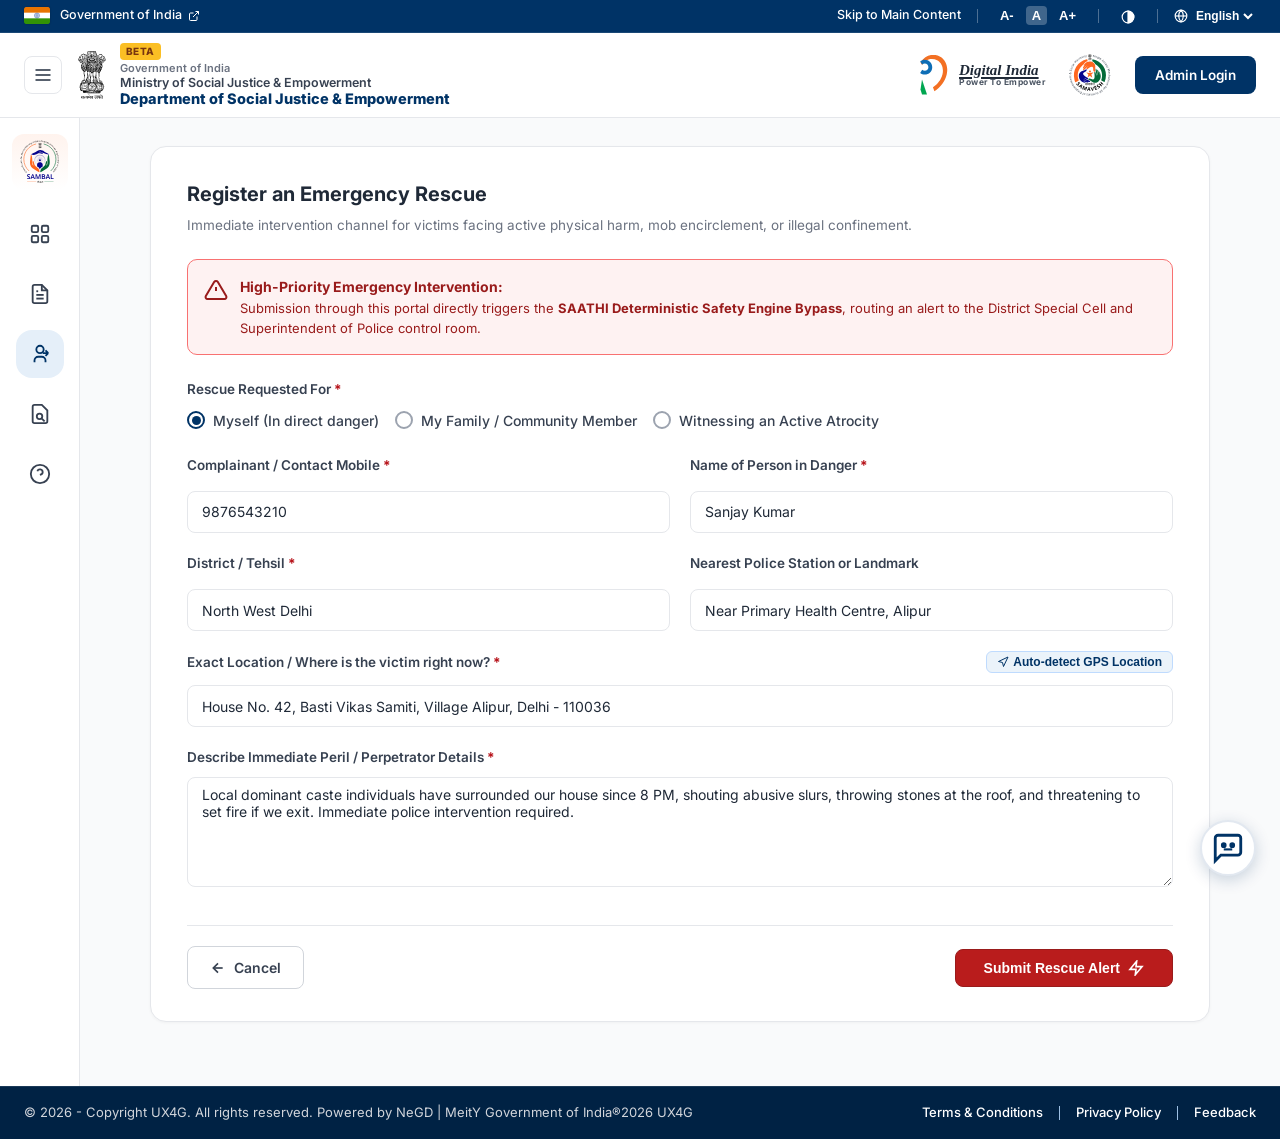
<file: frontend/register-rescue.html>
<!DOCTYPE html>
<html lang="en">
<head>
  <meta charset="UTF-8">
  <meta name="viewport" content="width=device-width, initial-scale=1.0">
  <title>Register Rescue - NHAPOA | National Helpdesk for Prevention of Atrocities</title>
  
  <link rel="stylesheet" href="assets/nhapoa-layout.css">
  <script src="saathi-service.js"></script>
</head>
<body>

  <!-- ==========================================================================
       1. TOP GOV ACCESSIBILITY BAR
       ========================================================================== -->
  <header class="nh-gov-topbar">
    <div class="nh-gov-topbar-inner">
      <a href="https://india.gov.in" target="_blank" rel="noopener noreferrer" class="nh-gov-left">
        <img src="assets/indian-flag.svg" alt="India Flag" class="nh-flag-img">
        <span>Government of India
          <svg width="12" height="12" viewBox="0 0 24 24" fill="none" stroke="currentColor" stroke-width="2" style="margin-left:2px;">
            <path d="M18 13v6a2 2 0 0 1-2 2H5a2 2 0 0 1-2-2V8a2 2 0 0 1 2-2h6"></path>
            <polyline points="15 3 21 3 21 9"></polyline>
            <line x1="10" y1="14" x2="21" y2="3"></line>
          </svg>
        </span>
      </a>

      <div class="nh-gov-right">
        <a href="#main-content">Skip to Main Content</a>
        <span class="nh-divider"></span>
        <div class="nh-a11y-controls" role="group" aria-label="Text size controls">
          <button type="button" class="nh-a11y-btn" onclick="changeFontSize(-1)" title="Decrease text size">A-</button>
          <button type="button" class="nh-a11y-btn active" onclick="changeFontSize(0)" title="Default text size">A</button>
          <button type="button" class="nh-a11y-btn" onclick="changeFontSize(1)" title="Increase text size">A+</button>
        </div>
        <span class="nh-divider"></span>
        <button type="button" class="nh-a11y-btn" onclick="toggleContrast()" title="Toggle High Contrast">
          <svg width="14" height="14" viewBox="0 0 24 24" fill="none" stroke="currentColor" stroke-width="2" style="vertical-align:middle;">
            <circle cx="12" cy="12" r="10"></circle>
            <path d="M12 2a10 10 0 0 1 0 20z" fill="currentColor"></path>
          </svg>
        </button>
        <span class="nh-divider"></span>
        <div style="display:flex; align-items:center; gap:4px; font-size:12.5px;">
          <svg width="14" height="14" viewBox="0 0 24 24" fill="none" stroke="currentColor" stroke-width="2">
            <circle cx="12" cy="12" r="10"></circle>
            <line x1="2" y1="12" x2="22" y2="12"></line>
            <path d="M12 2a15.3 15.3 0 0 1 4 10 15.3 15.3 0 0 1-4 10 15.3 15.3 0 0 1-4-10 15.3 15.3 0 0 1 4-10z"></path>
          </svg>
          <select style="background:transparent; color:#fff; border:none; font-size:12px; font-weight:600; cursor:pointer; outline:none;">
            <option value="en" style="color:#000;">English</option>
            <option value="hi" style="color:#000;">हिन्दी</option>
          </select>
        </div>
      </div>
    </div>
  </header>

  <!-- ==========================================================================
       2. MAIN HEADER (Emblem, Digital India, SAMAVESH, Admin Login)
       ========================================================================== -->
  <div class="nh-main-header">
    <div class="nh-main-header-inner">
      <div class="nh-brand-left">
        <button type="button" class="nh-menu-btn" onclick="toggleSidebar()" aria-label="Toggle navigation">
          <svg width="20" height="20" viewBox="0 0 24 24" fill="none" stroke="currentColor" stroke-width="2">
            <line x1="3" y1="12" x2="21" y2="12"></line>
            <line x1="3" y1="6" x2="21" y2="6"></line>
            <line x1="3" y1="18" x2="21" y2="18"></line>
          </svg>
        </button>

        <a href="index.html" class="nh-emblem-wrap">
          <img src="assets/emblem-header.svg" alt="Ashoka Emblem" class="nh-emblem-img">
          <div class="nh-emblem-text">
            <span class="nh-beta-tag">BETA</span>
            <span class="nh-dept-govt">Government of India</span>
            <span class="nh-dept-ministry">Ministry of Social Justice & Empowerment</span>
            <span class="nh-dept-name">Department of Social Justice & Empowerment</span>
          </div>
        </a>
      </div>

      <div class="nh-brand-right">
        <div style="display:flex; align-items:center; gap:8px;">
          <svg width="34" height="40" viewBox="0 0 27 40" fill="none">
            <path fill-rule="evenodd" clip-rule="evenodd" d="M0 7.55928C5.10386 -0.756088 13.38 -1.60411 19.2769 1.42287C25.8177 4.78749 27.8357 12.5728 26.2064 19.427C24.5772 26.2813 19.9882 32.2037 13.9213 36.1738L12.4357 32.227C17.1596 29.1357 20.7324 24.5246 22.0007 19.1884C23.269 13.8523 21.6976 7.79093 16.5985 5.16781C12.0042 2.80806 5.56066 3.46824 1.58784 9.94065L0 7.55928Z" fill="#F37023"/>
            <path d="M4.33008 19.544C8.42301 19.544 11.7411 16.2259 11.7411 12.133C11.7411 8.04006 8.42301 4.72198 4.33008 4.72198C2.56942 4.72198 0.95758 5.33405 -0.316895 6.36399L1.67027 9.53127C2.42858 8.91355 3.33777 8.54483 4.33008 8.54483C6.31174 8.54483 7.91924 10.1523 7.91924 12.134C7.91924 14.1157 6.31174 15.7232 4.33008 15.7232C3.33777 15.7232 2.42858 15.3545 1.67027 14.7368L-0.316895 17.9041C0.95758 18.934 2.56942 19.544 4.33008 19.544Z" fill="#0E6EB6"/>
            <path d="M1.5 24.5L6.5 39.5H1.5L0 34.5L1.5 24.5Z" fill="#00A651"/>
          </svg>
          <div style="display:flex; flex-direction:column; line-height:1.1;">
            <span style="font-family:'Noto Serif', Georgia, serif; font-size:15px; font-weight:900; font-style:italic; text-decoration:underline; text-decoration-thickness:2px; text-underline-offset:2px;">Digital India</span>
            <span style="font-size:8.5px; font-weight:700; letter-spacing:0.5px; color:#4B5563;">Power To Empower</span>
          </div>
        </div>

        <img src="assets/samavesh-logo.svg" alt="SAMAVESH" class="nh-samavesh-logo">
        <a href="operator-dashboard/index.html" class="nh-admin-login-btn">Admin Login</a>
      </div>
    </div>
  </div>

  <!-- ==========================================================================
       3. APP CONTAINER (Left Sidebar + Main Work Area)
       ========================================================================== -->
  <div class="nh-app-container">
    
    <!-- LEFT SIDEBAR -->
    <aside class="nh-sidebar" id="main-sidebar">
      <div class="nh-sidebar-sambal" title="SAMBAL (NHAA 2.0)">
        <img src="assets/sambal-logo.svg" alt="SAMBAL" class="nh-sambal-img">
      </div>

      <nav class="nh-sidebar-nav">
        <!-- 1. Dashboard -->
        <a href="index.html" class="nh-nav-item" title="Dashboard">
          <svg viewBox="0 0 24 24" fill="none" stroke="currentColor" stroke-width="2">
            <rect x="3" y="3" width="7" height="7" rx="1.5"></rect>
            <rect x="14" y="3" width="7" height="7" rx="1.5"></rect>
            <rect x="3" y="14" width="7" height="7" rx="1.5"></rect>
            <rect x="14" y="14" width="7" height="7" rx="1.5"></rect>
          </svg>
        </a>

        <!-- 2. Register Grievance -->
        <a href="register-grievance.html" class="nh-nav-item" title="Register Grievance">
          <svg viewBox="0 0 24 24" fill="none" stroke="currentColor" stroke-width="2">
            <path d="M14 2H6a2 2 0 0 0-2 2v16a2 2 0 0 0 2 2h12a2 2 0 0 0 2-2V8z"></path>
            <polyline points="14 2 14 8 20 8"></polyline>
            <line x1="16" y1="13" x2="8" y2="13"></line>
            <line x1="16" y1="17" x2="8" y2="17"></line>
            <line x1="10" y1="9" x2="8" y2="9"></line>
          </svg>
        </a>

        <!-- 3. Register Rescue (Active) -->
        <a href="register-rescue.html" class="nh-nav-item active" title="Register Rescue">
          <svg viewBox="0 0 24 24" fill="none" stroke="currentColor" stroke-width="2">
            <circle cx="12" cy="7" r="4"></circle>
            <path d="M6 21v-2a4 4 0 0 1 4-4h4a4 4 0 0 1 4 4v2"></path>
            <path d="M18 8l3 3m0 0l-3 3m3-3h-6"></path>
          </svg>
        </a>

        <!-- 4. Track Status -->
        <a href="track-status.html" class="nh-nav-item" title="Track Status">
          <svg viewBox="0 0 24 24" fill="none" stroke="currentColor" stroke-width="2">
            <path d="M14 2H6a2 2 0 0 0-2 2v16a2 2 0 0 0 2 2h12a2 2 0 0 0 2-2V8z"></path>
            <circle cx="11.5" cy="14.5" r="3"></circle>
            <line x1="14" y1="17" x2="17" y2="20"></line>
          </svg>
        </a>

        <!-- 5. Help / FAQs -->
        <a href="#help" class="nh-nav-item" title="Help & FAQs">
          <svg viewBox="0 0 24 24" fill="none" stroke="currentColor" stroke-width="2">
            <circle cx="12" cy="12" r="10"></circle>
            <path d="M9.09 9a3 3 0 0 1 5.83 1c0 2-3 3-3 3"></path>
            <line x1="12" y1="17" x2="12.01" y2="17"></line>
          </svg>
        </a>
      </nav>
    </aside>

    <!-- MAIN VIEWPORT -->
    <main class="nh-main-viewport" id="main-content">
      <div class="nh-container-narrow">

        <!-- RESCUE CARD -->
        <section class="nh-card" id="rescue-form-card">
          <div class="nh-card-header">
            <h1 class="nh-card-title">Register an Emergency Rescue</h1>
            <p class="nh-card-subtitle">Immediate intervention channel for victims facing active physical harm, mob encirclement, or illegal confinement.</p>
          </div>

          <!-- Active Crisis Warning Banner -->
          <div style="background:#FEF2F2; border:1.5px solid #F87171; border-radius:10px; padding:16px; margin-bottom:24px; display:flex; align-items:flex-start; gap:12px; color:#991B1B;">
            <svg width="24" height="24" viewBox="0 0 24 24" fill="none" stroke="currentColor" stroke-width="2" style="flex-shrink:0; margin-top:2px;">
              <path d="M10.29 3.86L1.82 18a2 2 0 0 0 1.71 3h16.94a2 2 0 0 0 1.71-3L13.71 3.86a2 2 0 0 0-3.42 0z"></path>
              <line x1="12" y1="9" x2="12" y2="13"></line>
              <line x1="12" y1="17" x2="12.01" y2="17"></line>
            </svg>
            <div style="font-size:13px; line-height:1.5;">
              <strong style="font-size:14px; display:block; margin-bottom:2px;">High-Priority Emergency Intervention:</strong>
              Submission through this portal directly triggers the <strong>SAATHI Deterministic Safety Engine Bypass</strong>, routing an alert to the District Special Cell and Superintendent of Police control room.
            </div>
          </div>

          <form id="rescueForm" onsubmit="handleRescueSubmit(event)">
            <div class="nh-field-group">
              <label class="nh-field-label">Rescue Requested For <span class="nh-req">*</span></label>
              <div class="nh-radio-pills">
                <label class="nh-radio-pill">
                  <input type="radio" name="rescueTarget" value="Myself" checked>
                  <span>Myself (In direct danger)</span>
                </label>
                <label class="nh-radio-pill">
                  <input type="radio" name="rescueTarget" value="Family / Community">
                  <span>My Family / Community Member</span>
                </label>
                <label class="nh-radio-pill">
                  <input type="radio" name="rescueTarget" value="Witnessing Atrocity">
                  <span>Witnessing an Active Atrocity</span>
                </label>
              </div>
            </div>

            <div class="nh-input-row">
              <div class="nh-input-group">
                <label class="nh-field-label">Complainant / Contact Mobile <span class="nh-req">*</span></label>
                <input type="tel" id="rescueMobile" class="nh-input" required maxlength="10" placeholder="10-digit mobile" value="9876543210">
              </div>
              <div class="nh-input-group">
                <label class="nh-field-label">Name of Person in Danger <span class="nh-req">*</span></label>
                <input type="text" id="rescueVictimName" class="nh-input" required value="Sanjay Kumar">
              </div>
            </div>

            <div class="nh-input-row">
              <div class="nh-input-group">
                <label class="nh-field-label">District / Tehsil <span class="nh-req">*</span></label>
                <input type="text" id="rescueDistrict" class="nh-input" required value="North West Delhi">
              </div>
              <div class="nh-input-group">
                <label class="nh-field-label">Nearest Police Station or Landmark</label>
                <input type="text" id="rescueLandmark" class="nh-input" value="Near Primary Health Centre, Alipur">
              </div>
            </div>

            <div class="nh-input-full">
              <div class="nh-input-group">
                <div style="display:flex; justify-content:space-between; align-items:center; margin-bottom:6px;">
                  <label class="nh-field-label" style="margin:0;">Exact Location / Where is the victim right now? <span class="nh-req">*</span></label>
                  <button type="button" onclick="detectLocation()" style="background:#EBF3FA; border:1px solid #BFDBFE; color:var(--nh-navy-primary); font-size:12px; font-weight:600; padding:3px 10px; border-radius:6px; cursor:pointer; display:flex; align-items:center; gap:4px;">
                    <svg width="12" height="12" viewBox="0 0 24 24" fill="none" stroke="currentColor" stroke-width="2">
                      <polygon points="3 11 22 2 13 21 11 13 3 11"></polygon>
                    </svg>
                    <span>Auto-detect GPS Location</span>
                  </button>
                </div>
                <input type="text" id="rescueLocation" class="nh-input" required value="House No. 42, Basti Vikas Samiti, Village Alipur, Delhi - 110036">
              </div>
            </div>

            <div class="nh-field-group">
              <label class="nh-field-label">Describe Immediate Peril / Perpetrator Details <span class="nh-req">*</span></label>
              <textarea id="rescueDetails" class="nh-input" required placeholder="Describe what is happening: are perpetrators armed, surrounding the premises, threatening violence, or preventing exit?">Local dominant caste individuals have surrounded our house since 8 PM, shouting abusive slurs, throwing stones at the roof, and threatening to set fire if we exit. Immediate police intervention required.</textarea>
            </div>

            <div class="nh-btn-row">
              <a href="index.html" class="nh-btn-back" style="text-decoration:none;">
                <svg viewBox="0 0 24 24" fill="none" stroke="currentColor" stroke-width="2.5">
                  <line x1="19" y1="12" x2="5" y2="12"></line>
                  <polyline points="12 19 5 12 12 5"></polyline>
                </svg>
                <span>Cancel</span>
              </a>
              <button type="submit" class="nh-btn-continue" style="background:#B91C1C; border-color:#991B1B;">
                <span>Submit Rescue Alert</span>
                <svg viewBox="0 0 24 24" fill="none" stroke="currentColor" stroke-width="2.5">
                  <polygon points="13 2 3 14 12 14 11 22 21 10 12 10 13 2"></polygon>
                </svg>
              </button>
            </div>
          </form>
        </section>

        <!-- RESCUE SUCCESS CARD -->
        <section class="nh-card" id="rescue-success-card" style="display:none; text-align:center; padding:48px 36px;">
          <div style="width:64px; height:64px; border-radius:50%; background:#FEE2E2; color:#B91C1C; display:inline-flex; align-items:center; justify-content:center; margin-bottom:20px;">
            <svg width="34" height="34" viewBox="0 0 24 24" fill="none" stroke="currentColor" stroke-width="2.5">
              <path d="M10.29 3.86L1.82 18a2 2 0 0 0 1.71 3h16.94a2 2 0 0 0 1.71-3L13.71 3.86a2 2 0 0 0-3.42 0z"></path>
              <line x1="12" y1="9" x2="12" y2="13"></line>
              <line x1="12" y1="17" x2="12.01" y2="17"></line>
            </svg>
          </div>

          <h2 style="font-size:22px; font-weight:800; color:#991B1B; margin-bottom:8px;">Emergency Rescue Docket Transmitted</h2>
          <p style="font-size:14px; color:#4B5563; max-width:560px; margin:0 auto 24px;">
            SAATHI Critical Safety Protocol has alerted the local police station and District Control Room. Stay in the safest available location.
          </p>

          <div style="background:#FEF2F2; border:1.5px dashed #F87171; border-radius:12px; padding:20px; max-width:460px; margin:0 auto 28px;">
            <div style="font-size:12px; font-weight:600; text-transform:uppercase; color:#991B1B; margin-bottom:4px;">Emergency Rescue ID</div>
            <div id="rescue-docket-id" style="font-size:24px; font-weight:800; color:#B91C1C; letter-spacing:1px;">RESCUE/2026/09/99102</div>
            <div style="font-size:12.5px; color:#15803D; font-weight:600; margin-top:6px;">High-Priority Safety Alert Dispatched</div>
          </div>

          <div style="display:flex; justify-content:center; gap:14px;">
            <a href="track-status.html" class="nh-btn-continue" style="text-decoration:none; margin:0;">
              <span>Track Rescue Status</span>
            </a>
            <a href="operator-dashboard/index.html" class="nh-btn-back" style="text-decoration:none;">
              <span>View in Officer Dashboard</span>
            </a>
          </div>
        </section>

      </div>
    </main>
  </div>

  <!-- ==========================================================================
       4. UX4G OFFICIAL FOOTER
       ========================================================================== -->
  <footer class="nh-footer">
    <div class="nh-footer-inner">
      <p class="nh-footer-copy">© 2026 - Copyright UX4G. All rights reserved. Powered by NeGD | MeitY Government of India®2026 UX4G</p>
      <div class="nh-footer-links">
        <a href="#terms">Terms & Conditions</a>
        <span class="nh-footer-divider"></span>
        <a href="#privacy">Privacy Policy</a>
        <span class="nh-footer-divider"></span>
        <a href="#feedback">Feedback</a>
      </div>
    </div>
  </footer>

  <!-- SAMAJIK SAHAYAK (Official Govt Floating Chatbot - Bottom Right) -->
  <div class="nh-samajik-bot" title="Samajik Sahayak - Citizen Support Bot" onclick="alert('Samajik Sahayak: National Helpline 14566 is available 24x7.')">
    <svg viewBox="0 0 24 24" fill="none" stroke="#003366" stroke-width="2">
      <path d="M21 15a2 2 0 0 1-2 2H7l-4 4V5a2 2 0 0 1 2-2h14a2 2 0 0 1 2 2z"></path>
      <circle cx="9" cy="10" r="1" fill="#003366"></circle>
      <circle cx="15" cy="10" r="1" fill="#003366"></circle>
      <line x1="9" y1="13" x2="15" y2="13" stroke-width="1.5"></line>
    </svg>
  </div>

  <script>
    function detectLocation() {
      const locInput = document.getElementById('rescueLocation');
      if (navigator.geolocation) {
        locInput.value = 'Locating coordinates...';
        navigator.geolocation.getCurrentPosition(pos => {
          locInput.value = `Latitude: ${pos.coords.latitude.toFixed(5)}, Longitude: ${pos.coords.longitude.toFixed(5)} (North West Delhi Jurisdiction)`;
        }, err => {
          locInput.value = 'House No. 42, Basti Vikas Samiti, Village Alipur, Delhi - 110036';
        });
      }
    }

    function handleRescueSubmit(e) {
      e.preventDefault();
      const rnd = Math.floor(10000 + Math.random() * 90000);
      const rescueId = 'RESCUE/2026/09/' + rnd;
      document.getElementById('rescue-docket-id').textContent = rescueId;

      // Persist to localStorage with active safety flag
      const newCase = {
        id: rescueId,
        referenceId: rescueId,
        callerName: document.getElementById('rescueVictimName').value,
        callerMobile: document.getElementById('rescueMobile').value,
        complainantRole: 'Victim in Active Peril',
        category: 'emergency_rescue',
        categoryLabel: 'Active Emergency Rescue / Mob Threat',
        district: document.getElementById('rescueDistrict').value,
        incidentLocation: document.getElementById('rescueLocation').value,
        incidentDescription: document.getElementById('rescueDetails').value,
        timestamp: new Date().toISOString(),
        priorityBand: 'Urgent',
        priorityScore: 99,
        safetyFlag: true,
        confidenceLevel: 96,
        assessment: {
          textScore: 98,
          acousticScore: 95,
          selfReport: {
            sleep: 'severe',
            intrusive: 'constantly',
            functional: 'severe'
          },
          linkedServices: ['Police Control Room (112)', 'Tele-MANAS Emergency Escalation (14416)']
        }
      };

      try {
        const existing = JSON.parse(localStorage.getItem('saathi_cases') || '[]');
        existing.unshift(newCase);
        localStorage.setItem('saathi_cases', JSON.stringify(existing));
      } catch (err) {}

      document.getElementById('rescue-form-card').style.display = 'none';
      document.getElementById('rescue-success-card').style.display = 'block';
      window.scrollTo({ top: 0, behavior: 'smooth' });
    }

    let gFontScale = 0;
    function changeFontSize(dir) {
      if (dir === 0) gFontScale = 0;
      else gFontScale += dir;
      if (gFontScale > 2) gFontScale = 2;
      if (gFontScale < -1) gFontScale = -1;
      document.body.style.fontSize = (16 + gFontScale * 1.5) + 'px';
    }

    function toggleContrast() {
      document.body.classList.toggle('high-contrast');
    }

    function toggleSidebar() {
      const sb = document.getElementById('main-sidebar');
      if (sb) {
        sb.style.display = (sb.style.display === 'none') ? 'flex' : 'none';
      }
    }
  </script>
</body>
</html>
</file>
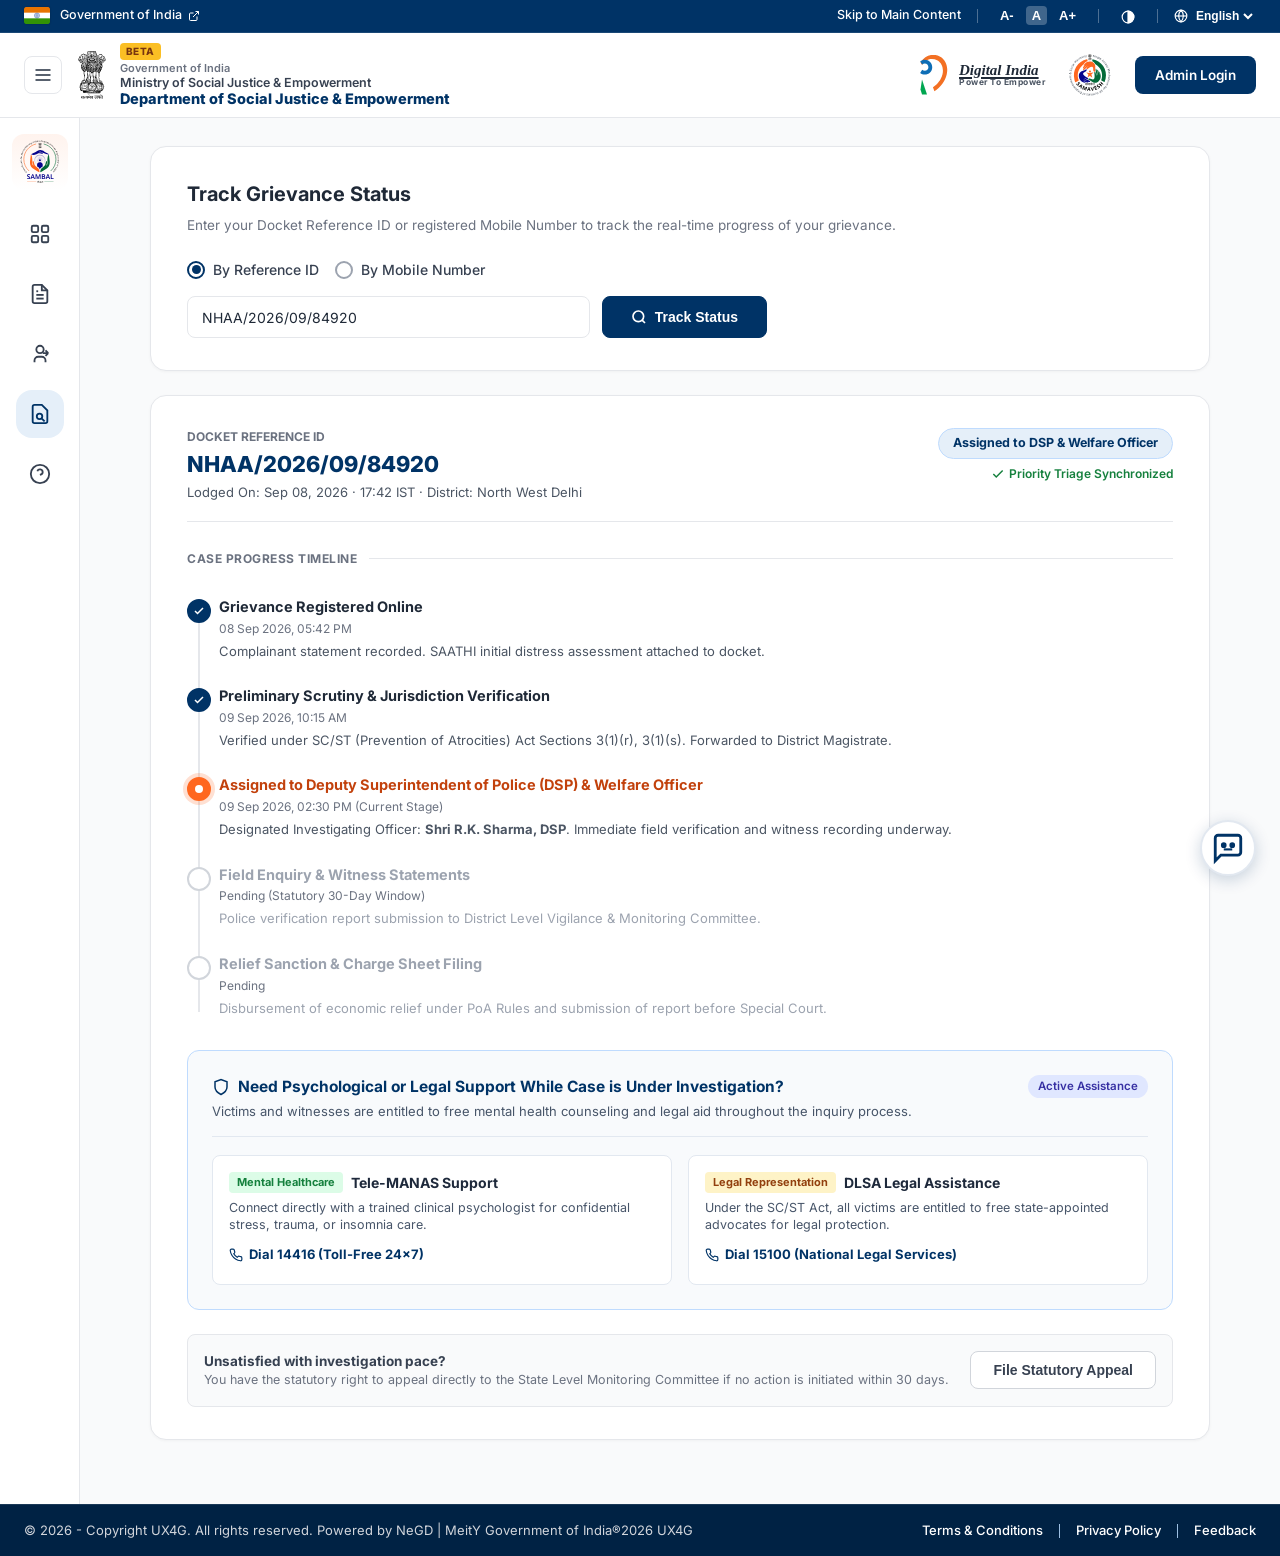
<file: frontend/track-status.html>
<!DOCTYPE html>
<html lang="en">
<head>
  <meta charset="UTF-8">
  <meta name="viewport" content="width=device-width, initial-scale=1.0">
  <title>Track Grievance Status - NHAPOA | National Helpdesk for Prevention of Atrocities</title>
  
  <link rel="stylesheet" href="assets/nhapoa-layout.css">
  <script src="saathi-service.js"></script>
  <style>
    /* Timeline styling for tracking page */
    .nh-timeline {
      position: relative;
      padding-left: 32px;
      margin: 28px 0;
    }
    .nh-timeline::before {
      content: '';
      position: absolute;
      left: 11px;
      top: 6px;
      bottom: 6px;
      width: 2px;
      background: #E5E7EB;
    }
    .nh-timeline-node {
      position: relative;
      margin-bottom: 24px;
    }
    .nh-timeline-node:last-child {
      margin-bottom: 0;
    }
    .nh-timeline-dot {
      position: absolute;
      left: -32px;
      top: 3px;
      width: 24px;
      height: 24px;
      border-radius: 50%;
      background: #FFFFFF;
      border: 2px solid #D1D5DB;
      display: flex;
      align-items: center;
      justify-content: center;
    }
    .nh-timeline-node.done .nh-timeline-dot {
      background: var(--nh-navy-primary);
      border-color: var(--nh-navy-primary);
      color: #FFFFFF;
    }
    .nh-timeline-node.current .nh-timeline-dot {
      background: #FF671F;
      border-color: #FF671F;
      color: #FFFFFF;
      box-shadow: 0 0 0 4px rgba(255, 103, 31, 0.2);
    }
    .nh-timeline-title {
      font-size: 14.5px;
      font-weight: 700;
      color: var(--nh-text-main);
      margin-bottom: 2px;
    }
    .nh-timeline-date {
      font-size: 12px;
      color: var(--nh-text-muted);
      margin-bottom: 4px;
    }
    .nh-timeline-desc {
      font-size: 13px;
      color: #4B5563;
    }
  </style>
</head>
<body>

  <!-- ==========================================================================
       1. TOP GOV ACCESSIBILITY BAR
       ========================================================================== -->
  <header class="nh-gov-topbar">
    <div class="nh-gov-topbar-inner">
      <a href="https://india.gov.in" target="_blank" rel="noopener noreferrer" class="nh-gov-left">
        <img src="assets/indian-flag.svg" alt="India Flag" class="nh-flag-img">
        <span>Government of India
          <svg width="12" height="12" viewBox="0 0 24 24" fill="none" stroke="currentColor" stroke-width="2" style="margin-left:2px;">
            <path d="M18 13v6a2 2 0 0 1-2 2H5a2 2 0 0 1-2-2V8a2 2 0 0 1 2-2h6"></path>
            <polyline points="15 3 21 3 21 9"></polyline>
            <line x1="10" y1="14" x2="21" y2="3"></line>
          </svg>
        </span>
      </a>

      <div class="nh-gov-right">
        <a href="#main-content">Skip to Main Content</a>
        <span class="nh-divider"></span>
        <div class="nh-a11y-controls" role="group" aria-label="Text size controls">
          <button type="button" class="nh-a11y-btn" onclick="changeFontSize(-1)" title="Decrease text size">A-</button>
          <button type="button" class="nh-a11y-btn active" onclick="changeFontSize(0)" title="Default text size">A</button>
          <button type="button" class="nh-a11y-btn" onclick="changeFontSize(1)" title="Increase text size">A+</button>
        </div>
        <span class="nh-divider"></span>
        <button type="button" class="nh-a11y-btn" onclick="toggleContrast()" title="Toggle High Contrast">
          <svg width="14" height="14" viewBox="0 0 24 24" fill="none" stroke="currentColor" stroke-width="2" style="vertical-align:middle;">
            <circle cx="12" cy="12" r="10"></circle>
            <path d="M12 2a10 10 0 0 1 0 20z" fill="currentColor"></path>
          </svg>
        </button>
        <span class="nh-divider"></span>
        <div style="display:flex; align-items:center; gap:4px; font-size:12.5px;">
          <svg width="14" height="14" viewBox="0 0 24 24" fill="none" stroke="currentColor" stroke-width="2">
            <circle cx="12" cy="12" r="10"></circle>
            <line x1="2" y1="12" x2="22" y2="12"></line>
            <path d="M12 2a15.3 15.3 0 0 1 4 10 15.3 15.3 0 0 1-4 10 15.3 15.3 0 0 1-4-10 15.3 15.3 0 0 1 4-10z"></path>
          </svg>
          <select style="background:transparent; color:#fff; border:none; font-size:12px; font-weight:600; cursor:pointer; outline:none;">
            <option value="en" style="color:#000;">English</option>
            <option value="hi" style="color:#000;">हिन्दी</option>
          </select>
        </div>
      </div>
    </div>
  </header>

  <!-- ==========================================================================
       2. MAIN HEADER (Emblem, Digital India, SAMAVESH, Admin Login)
       ========================================================================== -->
  <div class="nh-main-header">
    <div class="nh-main-header-inner">
      <div class="nh-brand-left">
        <button type="button" class="nh-menu-btn" onclick="toggleSidebar()" aria-label="Toggle navigation">
          <svg width="20" height="20" viewBox="0 0 24 24" fill="none" stroke="currentColor" stroke-width="2">
            <line x1="3" y1="12" x2="21" y2="12"></line>
            <line x1="3" y1="6" x2="21" y2="6"></line>
            <line x1="3" y1="18" x2="21" y2="18"></line>
          </svg>
        </button>

        <a href="index.html" class="nh-emblem-wrap">
          <img src="assets/emblem-header.svg" alt="Ashoka Emblem" class="nh-emblem-img">
          <div class="nh-emblem-text">
            <span class="nh-beta-tag">BETA</span>
            <span class="nh-dept-govt">Government of India</span>
            <span class="nh-dept-ministry">Ministry of Social Justice & Empowerment</span>
            <span class="nh-dept-name">Department of Social Justice & Empowerment</span>
          </div>
        </a>
      </div>

      <div class="nh-brand-right">
        <!-- Digital India Official Logo SVG -->
        <div style="display:flex; align-items:center; gap:8px;">
          <svg width="34" height="40" viewBox="0 0 27 40" fill="none">
            <path fill-rule="evenodd" clip-rule="evenodd" d="M0 7.55928C5.10386 -0.756088 13.38 -1.60411 19.2769 1.42287C25.8177 4.78749 27.8357 12.5728 26.2064 19.427C24.5772 26.2813 19.9882 32.2037 13.9213 36.1738L12.4357 32.227C17.1596 29.1357 20.7324 24.5246 22.0007 19.1884C23.269 13.8523 21.6976 7.79093 16.5985 5.16781C12.0042 2.80806 5.56066 3.46824 1.58784 9.94065L0 7.55928Z" fill="#F37023"/>
            <path d="M4.33008 19.544C8.42301 19.544 11.7411 16.2259 11.7411 12.133C11.7411 8.04006 8.42301 4.72198 4.33008 4.72198C2.56942 4.72198 0.95758 5.33405 -0.316895 6.36399L1.67027 9.53127C2.42858 8.91355 3.33777 8.54483 4.33008 8.54483C6.31174 8.54483 7.91924 10.1523 7.91924 12.134C7.91924 14.1157 6.31174 15.7232 4.33008 15.7232C3.33777 15.7232 2.42858 15.3545 1.67027 14.7368L-0.316895 17.9041C0.95758 18.934 2.56942 19.544 4.33008 19.544Z" fill="#0E6EB6"/>
            <path d="M1.5 24.5L6.5 39.5H1.5L0 34.5L1.5 24.5Z" fill="#00A651"/>
          </svg>
          <div style="display:flex; flex-direction:column; line-height:1.1;">
            <span style="font-family:'Noto Serif', Georgia, serif; font-size:15px; font-weight:900; font-style:italic; text-decoration:underline; text-decoration-thickness:2px; text-underline-offset:2px;">Digital India</span>
            <span style="font-size:8.5px; font-weight:700; letter-spacing:0.5px; color:#4B5563;">Power To Empower</span>
          </div>
        </div>

        <img src="assets/samavesh-logo.svg" alt="SAMAVESH" class="nh-samavesh-logo">
        <a href="operator-dashboard/index.html" class="nh-admin-login-btn">Admin Login</a>
      </div>
    </div>
  </div>

  <!-- ==========================================================================
       3. APP CONTAINER (Left Sidebar + Main Work Area)
       ========================================================================== -->
  <div class="nh-app-container">
    
    <!-- LEFT SIDEBAR -->
    <aside class="nh-sidebar" id="main-sidebar">
      <div class="nh-sidebar-sambal" title="SAMBAL (NHAA 2.0)">
        <img src="assets/sambal-logo.svg" alt="SAMBAL" class="nh-sambal-img">
      </div>

      <nav class="nh-sidebar-nav">
        <!-- 1. Dashboard -->
        <a href="index.html" class="nh-nav-item" title="Dashboard">
          <svg viewBox="0 0 24 24" fill="none" stroke="currentColor" stroke-width="2">
            <rect x="3" y="3" width="7" height="7" rx="1.5"></rect>
            <rect x="14" y="3" width="7" height="7" rx="1.5"></rect>
            <rect x="3" y="14" width="7" height="7" rx="1.5"></rect>
            <rect x="14" y="14" width="7" height="7" rx="1.5"></rect>
          </svg>
        </a>

        <!-- 2. Register Grievance -->
        <a href="register-grievance.html" class="nh-nav-item" title="Register Grievance">
          <svg viewBox="0 0 24 24" fill="none" stroke="currentColor" stroke-width="2">
            <path d="M14 2H6a2 2 0 0 0-2 2v16a2 2 0 0 0 2 2h12a2 2 0 0 0 2-2V8z"></path>
            <polyline points="14 2 14 8 20 8"></polyline>
            <line x1="16" y1="13" x2="8" y2="13"></line>
            <line x1="16" y1="17" x2="8" y2="17"></line>
            <line x1="10" y1="9" x2="8" y2="9"></line>
          </svg>
        </a>

        <!-- 3. Register Rescue -->
        <a href="register-rescue.html" class="nh-nav-item" title="Register Rescue">
          <svg viewBox="0 0 24 24" fill="none" stroke="currentColor" stroke-width="2">
            <circle cx="12" cy="7" r="4"></circle>
            <path d="M6 21v-2a4 4 0 0 1 4-4h4a4 4 0 0 1 4 4v2"></path>
            <path d="M18 8l3 3m0 0l-3 3m3-3h-6"></path>
          </svg>
        </a>

        <!-- 4. Track Status (Active) -->
        <a href="track-status.html" class="nh-nav-item active" title="Track Status">
          <svg viewBox="0 0 24 24" fill="none" stroke="currentColor" stroke-width="2">
            <path d="M14 2H6a2 2 0 0 0-2 2v16a2 2 0 0 0 2 2h12a2 2 0 0 0 2-2V8z"></path>
            <circle cx="11.5" cy="14.5" r="3"></circle>
            <line x1="14" y1="17" x2="17" y2="20"></line>
          </svg>
        </a>

        <!-- 5. Help / FAQs -->
        <a href="#help" class="nh-nav-item" title="Help & FAQs">
          <svg viewBox="0 0 24 24" fill="none" stroke="currentColor" stroke-width="2">
            <circle cx="12" cy="12" r="10"></circle>
            <path d="M9.09 9a3 3 0 0 1 5.83 1c0 2-3 3-3 3"></path>
            <line x1="12" y1="17" x2="12.01" y2="17"></line>
          </svg>
        </a>
      </nav>
    </aside>

    <!-- MAIN VIEWPORT -->
    <main class="nh-main-viewport" id="main-content">
      <div class="nh-container-narrow">

        <!-- SEARCH CARD -->
        <section class="nh-card" style="margin-bottom: 24px;">
          <div class="nh-card-header">
            <h1 class="nh-card-title">Track Grievance Status</h1>
            <p class="nh-card-subtitle">Enter your Docket Reference ID or registered Mobile Number to track the real-time progress of your grievance.</p>
          </div>

          <div style="display:flex; flex-direction:column; gap:16px;">
            <div class="nh-radio-pills">
              <label class="nh-radio-pill">
                <input type="radio" name="searchType" value="ref" checked onchange="toggleSearchType('ref')">
                <span>By Reference ID</span>
              </label>
              <label class="nh-radio-pill">
                <input type="radio" name="searchType" value="mobile" onchange="toggleSearchType('mobile')">
                <span>By Mobile Number</span>
              </label>
            </div>

            <div style="display:flex; gap:12px; max-width:580px;">
              <input type="text" id="queryInput" class="nh-input" placeholder="e.g. NHAA/2026/09/84920" value="NHAA/2026/09/84920">
              <button type="button" class="nh-btn-continue" onclick="performLookup()" style="margin:0; white-space:nowrap;">
                <svg width="16" height="16" viewBox="0 0 24 24" fill="none" stroke="currentColor" stroke-width="2.5">
                  <circle cx="11" cy="11" r="8"></circle>
                  <line x1="21" y1="21" x2="16.65" y2="16.65"></line>
                </svg>
                <span>Track Status</span>
              </button>
            </div>
          </div>
        </section>

        <!-- TRACKING RESULT CARD -->
        <section class="nh-card" id="tracking-result-card">
          <!-- Case Header -->
          <div style="display:flex; justify-content:space-between; align-items:flex-start; border-bottom:1px solid var(--nh-border); padding-bottom:18px; margin-bottom:20px; flex-wrap:wrap; gap:12px;">
            <div>
              <div style="font-size:12px; font-weight:700; text-transform:uppercase; color:var(--nh-text-muted);">Docket Reference ID</div>
              <h2 id="res-docket-id" style="font-size:22px; font-weight:800; color:var(--nh-navy-primary); margin-top:2px;">NHAA/2026/09/84920</h2>
              <div style="font-size:13px; color:#4B5563; margin-top:2px;">Lodged On: <span id="res-date">Sep 08, 2026 · 17:42 IST</span> · District: North West Delhi</div>
            </div>
            <div style="display:flex; flex-direction:column; align-items:flex-end; gap:6px;">
              <span style="background:#E5EFF9; color:var(--nh-navy-primary); font-size:12.5px; font-weight:700; padding:5px 14px; border-radius:20px; border:1px solid #BFDBFE;">
                Assigned to DSP & Welfare Officer
              </span>
              <span style="font-size:12px; color:#15803D; font-weight:600; display:flex; align-items:center; gap:4px;">
                <svg width="14" height="14" viewBox="0 0 24 24" fill="none" stroke="currentColor" stroke-width="2.5">
                  <polyline points="20 6 9 17 4 12"></polyline>
                </svg> Priority Triage Synchronized
              </span>
            </div>
          </div>

          <!-- Timeline -->
          <div class="nh-section-divider">
            <span class="nh-section-title">Case Progress Timeline</span>
            <span class="nh-section-line"></span>
          </div>

          <div class="nh-timeline">
            <!-- Node 1 -->
            <div class="nh-timeline-node done">
              <div class="nh-timeline-dot">
                <svg width="12" height="12" viewBox="0 0 24 24" fill="none" stroke="currentColor" stroke-width="3">
                  <polyline points="20 6 9 17 4 12"></polyline>
                </svg>
              </div>
              <div class="nh-timeline-title">Grievance Registered Online</div>
              <div class="nh-timeline-date">08 Sep 2026, 05:42 PM</div>
              <div class="nh-timeline-desc">Complainant statement recorded. SAATHI initial distress assessment attached to docket.</div>
            </div>

            <!-- Node 2 -->
            <div class="nh-timeline-node done">
              <div class="nh-timeline-dot">
                <svg width="12" height="12" viewBox="0 0 24 24" fill="none" stroke="currentColor" stroke-width="3">
                  <polyline points="20 6 9 17 4 12"></polyline>
                </svg>
              </div>
              <div class="nh-timeline-title">Preliminary Scrutiny & Jurisdiction Verification</div>
              <div class="nh-timeline-date">09 Sep 2026, 10:15 AM</div>
              <div class="nh-timeline-desc">Verified under SC/ST (Prevention of Atrocities) Act Sections 3(1)(r), 3(1)(s). Forwarded to District Magistrate.</div>
            </div>

            <!-- Node 3 (Active) -->
            <div class="nh-timeline-node current">
              <div class="nh-timeline-dot">
                <div style="width:8px; height:8px; border-radius:50%; background:#FFFFFF;"></div>
              </div>
              <div class="nh-timeline-title" style="color:#C2410C;">Assigned to Deputy Superintendent of Police (DSP) & Welfare Officer</div>
              <div class="nh-timeline-date">09 Sep 2026, 02:30 PM (Current Stage)</div>
              <div class="nh-timeline-desc">Designated Investigating Officer: <strong>Shri R.K. Sharma, DSP</strong>. Immediate field verification and witness recording underway.</div>
            </div>

            <!-- Node 4 -->
            <div class="nh-timeline-node">
              <div class="nh-timeline-dot"></div>
              <div class="nh-timeline-title" style="color:#9CA3AF;">Field Enquiry & Witness Statements</div>
              <div class="nh-timeline-date">Pending (Statutory 30-Day Window)</div>
              <div class="nh-timeline-desc" style="color:#9CA3AF;">Police verification report submission to District Level Vigilance & Monitoring Committee.</div>
            </div>

            <!-- Node 5 -->
            <div class="nh-timeline-node">
              <div class="nh-timeline-dot"></div>
              <div class="nh-timeline-title" style="color:#9CA3AF;">Relief Sanction & Charge Sheet Filing</div>
              <div class="nh-timeline-date">Pending</div>
              <div class="nh-timeline-desc" style="color:#9CA3AF;">Disbursement of economic relief under PoA Rules and submission of report before Special Court.</div>
            </div>
          </div>

          <!-- ==========================================================================
               EMBEDDED SAATHI CONTINUOUS SUPPORT CARE SECTION
               ========================================================================== -->
          <div class="saathi-impact-box" style="margin-top:32px;">
            <div class="saathi-impact-header">
              <div class="saathi-title-group">
                <h3>
                  <svg width="18" height="18" viewBox="0 0 24 24" fill="none" stroke="#003366" stroke-width="2">
                    <path d="M12 22s8-4 8-10V5l-8-3-8 3v7c0 6 8 10 8 10z"></path>
                  </svg>
                  Need Psychological or Legal Support While Case is Under Investigation?
                </h3>
                <p>Victims and witnesses are entitled to free mental health counseling and legal aid throughout the inquiry process.</p>
              </div>
              <span class="saathi-badge-tag">Active Assistance</span>
            </div>

            <div style="display:grid; grid-template-columns:1fr 1fr; gap:16px;">
              <!-- Tele-MANAS Card -->
              <div style="background:#FFFFFF; border:1px solid #E2E8F0; border-radius:8px; padding:16px;">
                <div style="display:flex; align-items:center; gap:8px; margin-bottom:6px;">
                  <span style="background:#DCFCE7; color:#15803D; font-size:11px; font-weight:700; padding:2px 8px; border-radius:4px;">Mental Healthcare</span>
                  <strong style="font-size:14px; color:#1E293B;">Tele-MANAS Support</strong>
                </div>
                <p style="font-size:12.5px; color:#475569; line-height:1.4; margin-bottom:10px;">Connect directly with a trained clinical psychologist for confidential stress, trauma, or insomnia care.</p>
                <a href="tel:14416" style="display:inline-flex; align-items:center; gap:6px; font-size:13px; font-weight:700; color:var(--nh-navy-primary); text-decoration:none;">
                  <svg width="14" height="14" viewBox="0 0 24 24" fill="none" stroke="currentColor" stroke-width="2">
                    <path d="M22 16.92v3a2 2 0 0 1-2.18 2 19.79 19.79 0 0 1-8.63-3.07 19.5 19.5 0 0 1-6-6 19.79 19.79 0 0 1-3.07-8.67A2 2 0 0 1 4.11 2h3a2 2 0 0 1 2 1.72 12.84 12.84 0 0 0 .7 2.81 2 2 0 0 1-.45 2.11L8.09 9.91a16 16 0 0 0 6 6l1.27-1.27a2 2 0 0 1 2.11-.45 12.84 12.84 0 0 0 2.81.7A2 2 0 0 1 22 16.92z"></path>
                  </svg>
                  <span>Dial 14416 (Toll-Free 24x7)</span>
                </a>
              </div>

              <!-- DLSA Free Legal Aid -->
              <div style="background:#FFFFFF; border:1px solid #E2E8F0; border-radius:8px; padding:16px;">
                <div style="display:flex; align-items:center; gap:8px; margin-bottom:6px;">
                  <span style="background:#FEF3C7; color:#92400E; font-size:11px; font-weight:700; padding:2px 8px; border-radius:4px;">Legal Representation</span>
                  <strong style="font-size:14px; color:#1E293B;">DLSA Legal Assistance</strong>
                </div>
                <p style="font-size:12.5px; color:#475569; line-height:1.4; margin-bottom:10px;">Under the SC/ST Act, all victims are entitled to free state-appointed advocates for legal protection.</p>
                <a href="tel:15100" style="display:inline-flex; align-items:center; gap:6px; font-size:13px; font-weight:700; color:var(--nh-navy-primary); text-decoration:none;">
                  <svg width="14" height="14" viewBox="0 0 24 24" fill="none" stroke="currentColor" stroke-width="2">
                    <path d="M22 16.92v3a2 2 0 0 1-2.18 2 19.79 19.79 0 0 1-8.63-3.07 19.5 19.5 0 0 1-6-6 19.79 19.79 0 0 1-3.07-8.67A2 2 0 0 1 4.11 2h3a2 2 0 0 1 2 1.72 12.84 12.84 0 0 0 .7 2.81 2 2 0 0 1-.45 2.11L8.09 9.91a16 16 0 0 0 6 6l1.27-1.27a2 2 0 0 1 2.11-.45 12.84 12.84 0 0 0 2.81.7A2 2 0 0 1 22 16.92z"></path>
                  </svg>
                  <span>Dial 15100 (National Legal Services)</span>
                </a>
              </div>
            </div>
          </div>

          <!-- Appeal Rights -->
          <div style="margin-top:24px; padding:16px; background:#F9FAFB; border:1px solid #E5E7EB; border-radius:8px; display:flex; justify-content:space-between; align-items:center; flex-wrap:wrap; gap:12px;">
            <div>
              <div style="font-size:13.5px; font-weight:700; color:#374151;">Unsatisfied with investigation pace?</div>
              <div style="font-size:12.5px; color:#6B7280;">You have the statutory right to appeal directly to the State Level Monitoring Committee if no action is initiated within 30 days.</div>
            </div>
            <button type="button" class="nh-btn-back" onclick="alert('Appeal filing portal opens for dockets active over 30 days.')" style="margin:0;">
              <span>File Statutory Appeal</span>
            </button>
          </div>
        </section>

      </div>
    </main>
  </div>

  <!-- ==========================================================================
       4. UX4G OFFICIAL FOOTER
       ========================================================================== -->
  <footer class="nh-footer">
    <div class="nh-footer-inner">
      <p class="nh-footer-copy">© 2026 - Copyright UX4G. All rights reserved. Powered by NeGD | MeitY Government of India®2026 UX4G</p>
      <div class="nh-footer-links">
        <a href="#terms">Terms & Conditions</a>
        <span class="nh-footer-divider"></span>
        <a href="#privacy">Privacy Policy</a>
        <span class="nh-footer-divider"></span>
        <a href="#feedback">Feedback</a>
      </div>
    </div>
  </footer>

  <!-- SAMAJIK SAHAYAK (Official Govt Floating Chatbot - Bottom Right) -->
  <div class="nh-samajik-bot" title="Samajik Sahayak - Citizen Support Bot" onclick="alert('Samajik Sahayak: National Helpline 14566 is available 24x7.')">
    <svg viewBox="0 0 24 24" fill="none" stroke="#003366" stroke-width="2">
      <path d="M21 15a2 2 0 0 1-2 2H7l-4 4V5a2 2 0 0 1 2-2h14a2 2 0 0 1 2 2z"></path>
      <circle cx="9" cy="10" r="1" fill="#003366"></circle>
      <circle cx="15" cy="10" r="1" fill="#003366"></circle>
      <line x1="9" y1="13" x2="15" y2="13" stroke-width="1.5"></line>
    </svg>
  </div>

  <script>
    function toggleSearchType(t) {
      const input = document.getElementById('queryInput');
      if (t === 'mobile') {
        input.placeholder = 'Enter 10-digit registered mobile number';
        input.value = '9876543210';
      } else {
        input.placeholder = 'e.g. NHAA/2026/09/84920';
        input.value = 'NHAA/2026/09/84920';
      }
    }

    function performLookup() {
      const q = document.getElementById('queryInput').value.trim();
      if (!q) {
        alert('Please enter a Docket ID or Mobile Number');
        return;
      }
      document.getElementById('res-docket-id').textContent = q.toUpperCase();
      document.getElementById('tracking-result-card').style.display = 'block';
    }

    let gFontScale = 0;
    function changeFontSize(dir) {
      if (dir === 0) gFontScale = 0;
      else gFontScale += dir;
      if (gFontScale > 2) gFontScale = 2;
      if (gFontScale < -1) gFontScale = -1;
      document.body.style.fontSize = (16 + gFontScale * 1.5) + 'px';
    }

    function toggleContrast() {
      document.body.classList.toggle('high-contrast');
    }

    function toggleSidebar() {
      const sb = document.getElementById('main-sidebar');
      if (sb) {
        sb.style.display = (sb.style.display === 'none') ? 'flex' : 'none';
      }
    }
  </script>
</body>
</html>
</file>
<file: frontend/operator-dashboard/dashboard.css>
:root {
  --navy: #10233F;
  --navy-2: #17335A;
  --ink: #1B2A41;
  --grey: #5B6B85;
  --grey-light: #8B98AE;
  --bg: #F4F6FA;
  --card: #FFFFFF;
  --border: #E4E9F1;
  --teal: #0F6E63;
  --teal-bg: #E7F4F1;
  --amber: #B4790C;
  --amber-bg: #FBF1DD;
  --orange: #B94D0E;
  --orange-bg: #FCEADD;
  --urgent: #B3261E;
  --urgent-bg: #FBEAEA;
  --radius: 12px;
  font-family: "Inter", "Segoe UI", -apple-system, BlinkMacSystemFont, sans-serif;
}
* { box-sizing: border-box; }
html, body { margin: 0; height: 100%; background: var(--bg); color: var(--ink); }

.app { display: grid; grid-template-columns: 300px 1fr; height: 100vh; }

/* ---------------- Sidebar ---------------- */
.sidebar {
  background: var(--navy);
  color: #fff;
  display: flex;
  flex-direction: column;
  overflow: hidden;
}
.sidebar-brand { display: flex; align-items: center; gap: 10px; padding: 18px 18px 14px; }
.brand-mark {
  width: 34px; height: 34px; border-radius: 9px; background: var(--teal);
  display: flex; align-items: center; justify-content: center; font-weight: 800; font-size: 15px;
}
.brand-name { font-weight: 700; font-size: 15px; }
.brand-sub { font-size: 11.5px; color: #A9B7CD; }

.queue-summary { padding: 0 18px 12px; font-size: 11.5px; color: #A9B7CD; }

.queue-list { overflow-y: auto; flex: 1; padding: 4px 10px 16px; }
.queue-item {
  display: block; width: 100%; text-align: left; background: rgba(255,255,255,0.02);
  border: 1px solid transparent; border-radius: 10px; padding: 11px 12px; margin-bottom: 8px;
  cursor: pointer; color: #fff; font-family: inherit;
}
.queue-item:hover { background: rgba(255,255,255,0.06); }
.queue-item.active { background: rgba(255,255,255,0.1); border-color: rgba(255,255,255,0.18); }
.queue-item-top { display: flex; justify-content: space-between; align-items: center; gap: 8px; margin-bottom: 4px; }
.queue-item-id { font-size: 12.5px; font-weight: 700; }
.queue-dot { width: 9px; height: 9px; border-radius: 50%; flex-shrink: 0; }
.queue-item-meta { font-size: 11px; color: #A9B7CD; }
.queue-item-flag {
  display: inline-flex; align-items: center; gap: 4px; margin-top: 6px;
  font-size: 10.5px; font-weight: 700; color: #FFD2CE; background: rgba(179,38,30,0.35);
  padding: 2px 7px; border-radius: 999px;
}

.level-Low { background: var(--teal); }
.level-Moderate { background: var(--amber); }
.level-High { background: var(--orange); }
.level-Urgent { background: var(--urgent); }

/* ---------------- Main ---------------- */
.main { overflow-y: auto; padding: 22px 30px 60px; }
.main-header { display: flex; justify-content: space-between; align-items: flex-start; margin-bottom: 16px; }
.case-id { font-size: 20px; font-weight: 800; color: var(--navy); }
.case-meta { font-size: 12.5px; color: var(--grey); margin-top: 2px; }
.confidence-pill {
  font-size: 11.5px; font-weight: 700; color: var(--navy); background: #E9EEF6;
  border: 1px solid var(--border); padding: 5px 11px; border-radius: 999px;
}

.safety-banner[hidden] { display: none; }
.safety-banner {
  display: flex; align-items: flex-start; gap: 12px;
  background: var(--urgent-bg); border: 1.5px solid #E8B7B3; color: #7A211B;
  border-radius: var(--radius); padding: 13px 15px; margin-bottom: 18px;
}
.safety-banner-icon { font-size: 20px; line-height: 1; }
.safety-banner-title { font-weight: 800; font-size: 14px; margin-bottom: 3px; }
.safety-banner-detail { font-size: 12.5px; }

.score-row { display: grid; grid-template-columns: 1fr 1fr; gap: 16px; margin-bottom: 18px; }
.score-card, .level-card {
  background: var(--card); border: 1px solid var(--border); border-radius: var(--radius);
  padding: 16px 18px;
}
.score-card-label { font-size: 11.5px; font-weight: 700; color: var(--grey); text-transform: uppercase; letter-spacing: 0.03em; }
.score-gauge-wrap { position: relative; width: 160px; margin: 6px auto 0; }
.score-gauge { width: 100%; }
.gauge-track { fill: none; stroke: #E7EBF2; stroke-width: 12; }
.gauge-fill { fill: none; stroke: var(--teal); stroke-width: 12; stroke-linecap: round; transition: stroke-dasharray 0.4s ease, stroke 0.3s ease; }
.score-number { position: absolute; left: 0; right: 0; bottom: 4px; text-align: center; font-size: 26px; font-weight: 800; color: var(--navy); }
.score-card-note { font-size: 11px; color: var(--grey-light); text-align: center; margin-top: 4px; }

.level-badge {
  display: inline-block; padding: 8px 16px; border-radius: 999px; font-weight: 800; font-size: 15px; color: #fff;
}
.suggested-action { font-size: 13px; color: var(--ink); margin-top: 4px; line-height: 1.5; }

.panel { background: var(--card); border: 1px solid var(--border); border-radius: var(--radius); padding: 16px 18px; margin-bottom: 16px; }
.panel-title { font-size: 14.5px; font-weight: 800; color: var(--navy); margin: 0 0 12px; }
.panel-title-note { font-weight: 500; font-size: 12px; color: var(--grey-light); }

.evidence-grid { display: grid; grid-template-columns: repeat(3, 1fr); gap: 12px; }
.evidence-card { border: 1px solid var(--border); border-radius: 10px; padding: 12px; }
.evidence-card-head { display: flex; justify-content: space-between; align-items: center; margin-bottom: 6px; }
.evidence-name { font-size: 12.5px; font-weight: 700; color: var(--navy); }
.evidence-conf { font-size: 10.5px; font-weight: 700; padding: 2px 8px; border-radius: 999px; }
.conf-High { background: var(--teal-bg); color: var(--teal); }
.conf-Medium { background: var(--amber-bg); color: var(--amber); }
.conf-Low { background: var(--orange-bg); color: var(--orange); }
.conf-unavailable { background: #EDEFF3; color: var(--grey-light); }
.evidence-note { font-size: 12px; color: var(--grey); line-height: 1.5; }
.evidence-unavailable { color: var(--grey-light); font-style: italic; }

.timeline { list-style: none; margin: 0; padding: 0; position: relative; }
.timeline li { display: flex; gap: 12px; padding: 0 0 14px 0; position: relative; }
.timeline li:last-child { padding-bottom: 0; }
.timeline-dot { width: 9px; height: 9px; border-radius: 50%; background: var(--teal); margin-top: 5px; flex-shrink: 0; position: relative; z-index: 1; }
.timeline li:not(:last-child)::before {
  content: ""; position: absolute; left: 4px; top: 14px; bottom: -2px; width: 1px; background: var(--border);
}
.timeline-t { font-size: 11px; color: var(--grey-light); font-variant-numeric: tabular-nums; min-width: 44px; }
.timeline-label { font-size: 12.5px; color: var(--ink); }

.copilot-list { display: flex; flex-direction: column; gap: 8px; }
.copilot-chip {
  display: flex; justify-content: space-between; align-items: center; gap: 10px;
  border: 1px solid var(--border); background: #F8FAFD; border-radius: 10px; padding: 10px 12px;
  font-size: 12.5px; color: var(--ink);
}
.copilot-chip button {
  flex-shrink: 0; border: 1px solid var(--border); background: #fff; color: var(--navy);
  font-size: 11.5px; font-weight: 700; padding: 5px 11px; border-radius: 8px; cursor: pointer;
}
.copilot-chip button:hover { background: #EEF2F8; }
.copilot-empty { font-size: 12.5px; color: var(--grey-light); font-style: italic; }

.decision-row { display: grid; grid-template-columns: 1fr 1fr; gap: 12px; }
.decision-field { display: flex; flex-direction: column; gap: 5px; }
.decision-field label { font-size: 11.5px; font-weight: 700; color: var(--grey); }
.decision-field select, .decision-field input {
  border: 1.5px solid var(--border); border-radius: 9px; padding: 9px 10px; font-size: 13px;
  font-family: inherit; color: var(--ink); background: #fff;
}
.save-btn {
  margin-top: 14px; border: none; background: var(--navy); color: #fff; font-weight: 700;
  font-size: 13.5px; padding: 11px 18px; border-radius: 10px; cursor: pointer;
}
.save-btn:hover { background: var(--navy-2); }

.audit-log { list-style: none; margin: 0; padding: 0; font-size: 12.5px; }
.audit-log li { padding: 8px 0; border-bottom: 1px solid var(--border); color: var(--ink); }
.audit-log li:last-child { border-bottom: none; }
.audit-log .audit-time { color: var(--grey-light); margin-right: 8px; font-variant-numeric: tabular-nums; }
.audit-empty { color: var(--grey-light); font-style: italic; }

.toast {
  position: fixed; bottom: 22px; left: 50%; transform: translateX(-50%);
  background: var(--navy); color: #fff; padding: 10px 18px; border-radius: 999px;
  font-size: 12.5px; font-weight: 600; box-shadow: 0 10px 26px rgba(0,0,0,0.25); z-index: 999;
}

@media (max-width: 900px) {
  .app { grid-template-columns: 1fr; }
  .sidebar { max-height: 40vh; }
  .score-row, .evidence-grid, .decision-row { grid-template-columns: 1fr; }
}

.panel-header-flex {
  display: flex;
  justify-content: space-between;
  align-items: center;
  flex-wrap: wrap;
  gap: 10px;
}
.formula-badge {
  font-size: 11px;
  font-weight: 700;
  font-family: ui-monospace, monospace;
  background: #EEF2F9;
  color: var(--navy);
  padding: 4px 10px;
  border-radius: 6px;
  border: 1px solid var(--border);
}
.priority-equation-bar {
  background: #F8FAFD;
  border: 1px solid #E2E8F0;
  border-radius: 10px;
  padding: 11px 14px;
  margin-bottom: 12px;
  display: flex;
  align-items: center;
  justify-content: space-between;
  flex-wrap: wrap;
  gap: 10px;
}
.equation-chips {
  display: flex;
  align-items: center;
  gap: 8px;
  flex-wrap: wrap;
}
.eq-chip {
  display: inline-flex;
  align-items: center;
  gap: 5px;
  padding: 4px 9px;
  border-radius: 8px;
  font-size: 11.5px;
  font-weight: 600;
}
.eq-chip-text { background: #E0E7FF; color: #3730A3; border: 1px solid #C7D2FE; }
.eq-chip-acoustic { background: #EDE9FE; color: #5B21B6; border: 1px solid #DDD6FE; }
.eq-chip-checkin { background: #FEF3C7; color: #92400E; border: 1px solid #FDE68A; }
.eq-chip-context { background: #CCFBF1; color: #115E59; border: 1px solid #99F6E4; }
.eq-chip-total { background: #1E293B; color: #FFFFFF; font-weight: 700; }
.eq-operator { font-weight: 800; color: #64748B; font-size: 13px; }

.priority-grid {
  display: grid;
  grid-template-columns: repeat(4, 1fr);
  gap: 12px;
}
@media (max-width: 1100px) {
  .priority-grid { grid-template-columns: repeat(2, 1fr); }
}
@media (max-width: 600px) {
  .priority-grid { grid-template-columns: 1fr; }
}

.p-card {
  background: #FFFFFF;
  border: 1px solid var(--border);
  border-radius: 10px;
  padding: 13px 14px 12px;
  display: flex;
  flex-direction: column;
  transition: transform 0.15s ease, box-shadow 0.15s ease;
}
.p-card:hover {
  transform: translateY(-2px);
  box-shadow: 0 4px 12px rgba(0,0,0,0.05);
}
.p-card.unavailable {
  background: #FAFBFD;
  border-style: dashed;
  opacity: 0.85;
}
.p-card-top {
  display: flex;
  align-items: center;
  justify-content: space-between;
  margin-bottom: 8px;
}
.p-card-title {
  font-size: 12px;
  font-weight: 700;
  color: var(--navy);
  display: flex;
  align-items: center;
  gap: 6px;
}
.p-card-badge {
  font-size: 10px;
  font-weight: 700;
  padding: 2px 7px;
  border-radius: 999px;
}
.badge-active { background: #DEF7EC; color: #03543F; }
.badge-reweighted { background: #E1EFFE; color: #1E429F; }
.badge-inactive { background: #F3F4F6; color: #6B7280; }

.p-card-score-row {
  display: flex;
  align-items: baseline;
  justify-content: space-between;
  margin-bottom: 6px;
}
.p-card-score-val {
  font-size: 17px;
  font-weight: 800;
  color: var(--ink);
}
.p-card-contrib {
  font-size: 11.5px;
  font-weight: 700;
  color: #0F6E63;
}
.p-card-bar-bg {
  width: 100%;
  height: 6px;
  background: #E5E7EB;
  border-radius: 999px;
  overflow: hidden;
  margin-bottom: 8px;
}
.p-card-bar-fill {
  height: 100%;
  border-radius: 999px;
  transition: width 0.4s ease;
}
.p-card-meta {
  font-size: 11px;
  color: var(--grey);
  line-height: 1.35;
  margin-top: auto;
}
.critical-tag {
  display: inline-flex;
  align-items: center;
  gap: 6px;
  background: var(--urgent-bg);
  border: 1px solid #FCA5A5;
  color: #991B1B;
  font-weight: 700;
  font-size: 11px;
  padding: 4px 10px;
  border-radius: 6px;
}

.dossier-grid {
  display: grid;
  grid-template-columns: 1.1fr 1.4fr;
  gap: 16px;
  margin-top: 14px;
}
@media (max-width: 900px) {
  .dossier-grid { grid-template-columns: 1fr; }
}

.dossier-card {
  background: var(--card);
  border: 1px solid var(--border);
  border-radius: var(--radius);
  padding: 16px 18px;
  display: flex;
  flex-direction: column;
}
.dossier-card-title {
  font-size: 11.5px;
  font-weight: 700;
  text-transform: uppercase;
  color: var(--grey);
  letter-spacing: 0.04em;
  margin-bottom: 12px;
  display: flex;
  align-items: center;
  justify-content: space-between;
}
.dossier-table {
  display: grid;
  grid-template-columns: 1fr 1fr;
  gap: 10px 14px;
  font-size: 12.5px;
}
.dossier-field-label {
  font-size: 11px;
  color: var(--grey-light);
  font-weight: 600;
  margin-bottom: 2px;
}
.dossier-field-val {
  color: var(--navy);
  font-weight: 700;
  line-height: 1.3;
}
.dossier-narrative-box {
  background: #F8FAFC;
  border: 1px solid #E2E8F0;
  border-radius: 8px;
  padding: 12px 14px;
  font-size: 13px;
  color: #1E293B;
  line-height: 1.55;
  margin-bottom: 12px;
  max-height: 140px;
  overflow-y: auto;
}
.dossier-emotions-row {
  display: flex;
  flex-wrap: wrap;
  gap: 6px;
  align-items: center;
}
.emotion-chip {
  font-size: 11px;
  font-weight: 700;
  padding: 3px 9px;
  border-radius: 999px;
  background: #EFF6FF;
  border: 1px solid #BFDBFE;
  color: #1D4ED8;
}
.emotion-chip.danger {
  background: #FEF2F2;
  border-color: #FECACA;
  color: #B91C1C;
}

.copilot-container {
  background: var(--card);
  border: 1px solid var(--border);
  border-radius: var(--radius);
  overflow: hidden;
  display: flex;
  flex-direction: column;
}
.copilot-header {
  background: linear-gradient(135deg, var(--navy), var(--navy-2));
  color: #FFFFFF;
  padding: 12px 18px;
  display: flex;
  align-items: center;
  justify-content: space-between;
}
.copilot-header-left {
  display: flex;
  align-items: center;
  gap: 10px;
}
.copilot-avatar {
  width: 28px;
  height: 28px;
  border-radius: 8px;
  background: #2563EB;
  color: #FFF;
  display: flex;
  align-items: center;
  justify-content: center;
  font-weight: 800;
  font-size: 13px;
}
.copilot-title-text {
  font-size: 13px;
  font-weight: 700;
  letter-spacing: 0.2px;
}
.copilot-status-dot {
  display: inline-flex;
  align-items: center;
  gap: 5px;
  font-size: 11px;
  color: #93C5FD;
}
.copilot-status-dot::before {
  content: "";
  width: 7px;
  height: 7px;
  border-radius: 50%;
  background: #34D399;
}
.copilot-chat-body {
  height: 280px;
  overflow-y: auto;
  padding: 16px;
  background: #F8FAFC;
  display: flex;
  flex-direction: column;
  gap: 12px;
}
.copilot-bubble {
  max-width: 88%;
  border-radius: 10px;
  padding: 12px 15px;
  font-size: 12.5px;
  line-height: 1.5;
}
.copilot-bubble.bot {
  align-self: flex-start;
  background: #FFFFFF;
  border: 1px solid #E2E8F0;
  color: #1E293B;
  box-shadow: 0 1px 2px rgba(0,0,0,0.03);
}
.copilot-bubble.user {
  align-self: flex-end;
  background: var(--navy);
  color: #FFFFFF;
}
.copilot-bubble-copy-btn {
  display: inline-flex;
  align-items: center;
  gap: 4px;
  margin-top: 8px;
  background: #F1F5F9;
  border: 1px solid #CBD5E1;
  border-radius: 4px;
  padding: 3px 8px;
  font-size: 10.5px;
  font-weight: 600;
  color: #334155;
  cursor: pointer;
}
.copilot-quick-chips {
  padding: 10px 16px;
  background: #FFFFFF;
  border-top: 1px solid #E2E8F0;
  display: flex;
  flex-wrap: wrap;
  gap: 6px;
}
.copilot-quick-btn {
  background: #F1F5F9;
  border: 1px solid #CBD5E1;
  color: #1E293B;
  font-size: 11.5px;
  font-weight: 600;
  padding: 5px 10px;
  border-radius: 6px;
  cursor: pointer;
  transition: all 0.15s ease;
}
.copilot-quick-btn:hover {
  background: #E2E8F0;
  border-color: #94A3B8;
  color: var(--navy);
}
.copilot-input-bar {
  display: flex;
  gap: 8px;
  padding: 10px 16px;
  background: #FFFFFF;
  border-top: 1px solid #E2E8F0;
}
.copilot-input-bar input {
  flex: 1;
  border: 1px solid #CBD5E1;
  border-radius: 6px;
  padding: 8px 12px;
  font-size: 12.5px;
  outline: none;
  font-family: inherit;
}
.copilot-input-bar input:focus {
  border-color: #2563EB;
  box-shadow: 0 0 0 2px rgba(37,99,235,0.15);
}
.copilot-send-btn {
  background: var(--navy);
  color: #FFFFFF;
  border: none;
  border-radius: 6px;
  padding: 0 16px;
  font-size: 12.5px;
  font-weight: 600;
  cursor: pointer;
  display: inline-flex;
  align-items: center;
  gap: 6px;
}
.copilot-send-btn:hover {
  background: var(--navy-2);
}
</file>
<file: frontend/workflow-diagram/diagram.css>
:root {
  --ink: #1E2A22;
  --navy: #1B2E27;
  --grey: #5E6B60;
  --grey-light: #94A196;
  --bg: #F6F4EC;
  --card: #FFFFFF;
  --border: #E2DDCC;
  --calm: #106B49;
  --calm-bg: #E7F1E7;
  --danger: #A8371F;
  --danger-bg: #F7E9E2;
  --idle-edge: #D8D2BE;
  --mono: "IBM Plex Mono", ui-monospace, "SF Mono", Menlo, monospace;
  --display: "Space Grotesk", "IBM Plex Sans", sans-serif;
  --body: "IBM Plex Sans", "Segoe UI", -apple-system, sans-serif;
  font-family: var(--body);
}
* { box-sizing: border-box; }
html, body { margin: 0; background: var(--bg); color: var(--ink); }

.page { max-width: 1180px; margin: 0 auto; padding: 34px 24px 60px; }

.page-header { margin-bottom: 20px; }
.eyebrow { font-family: var(--mono); font-size: 11.5px; font-weight: 500; color: var(--calm); letter-spacing: 0.04em; margin-bottom: 8px; text-transform: uppercase; }
h1 { font-family: var(--display); font-weight: 700; font-size: 27px; margin: 0 0 9px; color: var(--navy); max-width: 680px; line-height: 1.22; letter-spacing: -0.01em; }
.lede { font-size: 14px; color: var(--grey); max-width: 660px; line-height: 1.6; margin: 0; }

.controls { display: flex; flex-wrap: wrap; gap: 10px; margin-bottom: 22px; }
.run-btn {
  display: inline-flex; align-items: center; gap: 9px;
  border: 1.5px solid var(--border); background: #fff; color: var(--navy);
  font-weight: 600; font-size: 13.5px; padding: 10px 16px; border-radius: 7px;
  cursor: pointer; font-family: var(--body);
}
.run-btn:hover { background: #FBFAF5; }
.run-btn:disabled { opacity: 0.5; cursor: not-allowed; }
.run-btn-calm:hover { border-color: var(--calm); }
.run-btn-danger:hover { border-color: var(--danger); }
.run-btn-dot { width: 8px; height: 8px; border-radius: 50%; }
.dot-calm { background: var(--calm); }
.dot-danger { background: var(--danger); }
.reset-btn {
  border: none; background: transparent; color: var(--grey); font-size: 13px;
  font-weight: 600; cursor: pointer; padding: 10px 10px; text-decoration: underline;
  font-family: var(--body);
}

.stage-wrap {
  width: 100%;
  overflow: hidden;
  background: var(--card);
  border: 1px solid var(--border);
  border-radius: 10px;
  margin-bottom: 4px;
}
.stage {
  position: relative;
  width: 1180px;
  height: 940px;
  transform-origin: top left;
}
#edgeSvg { position: absolute; inset: 0; width: 100%; height: 100%; }

.node {
  position: absolute;
  background: #fff;
  border: 1.5px solid var(--border);
  border-left: 3px solid var(--border);
  border-radius: 7px;
  padding: 12px 15px 12px 13px;
  transition: border-color 0.2s ease, background-color 0.2s ease, transform 0.2s ease, opacity 0.2s ease;
}
.node-lg { width: 400px; }
.node-col { width: 340px; }
.node-wide { width: 440px; }
.node-label { font-family: var(--display); font-size: 13.5px; font-weight: 700; color: var(--navy); }
.node-sub { font-size: 11.5px; color: var(--grey); margin-top: 3px; line-height: 1.4; }

/* Active state reads as a flagged card (solid accent bar + tint), not a
   glowing halo — a deliberate move away from the soft neon-glow look. */
.node.active-calm { border-color: var(--calm); border-left-color: var(--calm); border-left-width: 5px; background: var(--calm-bg); }
.node.active-danger { border-color: var(--danger); border-left-color: var(--danger); border-left-width: 5px; background: var(--danger-bg); }
.node.dimmed { opacity: 0.34; }

.arrival-badges { display: flex; gap: 7px; margin-top: 9px; }
.arrival-badge {
  display: inline-flex; align-items: center; gap: 5px;
  font-family: var(--mono); font-size: 10px; font-weight: 500;
  color: var(--grey-light); border: 1px solid var(--border); border-radius: 5px;
  padding: 4px 8px; background: #FAF9F4; transition: all 0.2s ease;
}
.badge-dot { width: 6px; height: 6px; border-radius: 50%; background: var(--idle-edge); flex-shrink: 0; }
.arrival-badge.lit-calm { color: var(--calm); border-color: var(--calm); background: var(--calm-bg); font-weight: 600; }
.arrival-badge.lit-calm .badge-dot { background: var(--calm); }
.arrival-badge.lit-danger { color: var(--danger); border-color: var(--danger); background: var(--danger-bg); font-weight: 600; }
.arrival-badge.lit-danger .badge-dot { background: var(--danger); }

.edge {
  fill: none;
  stroke: var(--idle-edge);
  stroke-width: 2.25;
}
.edge-flow {
  fill: none;
  stroke-width: 3;
  stroke-linecap: round;
  opacity: 0;
}
.edge-flow.on { opacity: 1; }
.edge-flow.calm { stroke: var(--calm); }
.edge-flow.danger { stroke: var(--danger); }

.token { opacity: 0; }
.token.on { opacity: 1; }
.token circle { r: 5.5; }
.token.calm circle { fill: var(--calm); }
.token.danger circle { fill: var(--danger); }

.caption-bar {
  display: flex; align-items: center; gap: 10px;
  background: var(--navy); color: #F3F1E8; border-radius: 8px;
  padding: 13px 17px; font-size: 13px; font-family: var(--mono); margin-top: 16px; min-height: 20px;
}
.caption-marker { width: 7px; height: 7px; border-radius: 50%; background: #5A6E63; flex-shrink: 0; }
.caption-marker.calm { background: #4CBE94; }
.caption-marker.danger { background: #E48468; }

.legend { display: flex; flex-wrap: wrap; gap: 18px; margin-top: 14px; font-size: 11.5px; font-family: var(--mono); color: var(--grey); }
.legend div { display: flex; align-items: center; gap: 7px; }
.legend-swatch { width: 14px; height: 3px; border-radius: 1px; display: inline-block; }
.swatch-calm { background: var(--calm); }
.swatch-danger { background: var(--danger); }
.swatch-idle { background: var(--idle-edge); }

@media (prefers-reduced-motion: reduce) {
  .node, .arrival-badge { transition: none !important; }
}
</file>
<file: frontend/workflow-diagram/call.css>
/* ---------------------------------------------------------------------
   Additional tokens for the Moderate priority band + confidence readout
--------------------------------------------------------------------- */
:root {
  --moderate: #B7791F;
  --moderate-bg: #FBF0DC;
  --confidence-fill: #55665F;
}

.run-btn-moderate:hover { border-color: var(--moderate); }
.dot-moderate { background: var(--moderate); }
.caption-marker.moderate { background: var(--moderate); }

/* ---------------------------------------------------------------------
   View tabs
--------------------------------------------------------------------- */
.view-tabs {
  display: flex; gap: 26px;
  border-bottom: 1px solid var(--border);
  margin-bottom: 22px;
}
.view-tab {
  font-family: var(--body); font-weight: 600; font-size: 13.5px;
  color: var(--grey); background: none; border: none;
  padding: 0 0 11px; cursor: pointer;
  border-bottom: 2px solid transparent; margin-bottom: -1px;
}
.view-tab:hover { color: var(--navy); }
.view-tab.active { color: var(--navy); border-bottom-color: var(--navy); }

/* ---------------------------------------------------------------------
   Call view layout
--------------------------------------------------------------------- */
.call-grid {
  display: grid;
  grid-template-columns: 1.15fr 0.85fr;
  gap: 16px;
  align-items: stretch;
}
@media (max-width: 760px) {
  .call-grid { grid-template-columns: 1fr; }
}

.phone-panel, .backend-panel {
  background: var(--card);
  border: 1px solid var(--border);
  border-radius: 10px;
  padding: 16px 17px;
  display: flex;
  flex-direction: column;
}

/* --- Phone panel --- */
.phone-topbar {
  display: flex; align-items: center; justify-content: space-between;
  margin-bottom: 12px;
}
.phone-number { font-family: var(--mono); font-size: 13px; font-weight: 600; color: var(--navy); letter-spacing: 0.02em; }
.phone-status {
  display: inline-flex; align-items: center; gap: 6px;
  font-family: var(--mono); font-size: 11px; color: var(--grey);
}
.phone-status-dot { width: 6px; height: 6px; border-radius: 50%; background: var(--idle-edge); flex-shrink: 0; }
.phone-status.connected .phone-status-dot { background: var(--calm); animation: pulseDot 1.4s ease-in-out infinite; }
.phone-status.connected { color: var(--calm); }
.phone-status.ended .phone-status-dot { background: var(--grey-light); }
.phone-status.ended { color: var(--grey); }

.phone-wave {
  display: flex; align-items: center; justify-content: center; gap: 3px;
  height: 30px; margin-bottom: 12px;
  padding: 0 4px;
}
.phone-wave span {
  width: 3px; border-radius: 2px; background: var(--idle-edge);
  height: 6px; transition: background-color 0.3s ease;
}
.phone-wave.live span { background: var(--calm); animation: waveBounce 0.9s ease-in-out infinite; }
.phone-wave.live.moderate span { background: var(--moderate); }
.phone-wave.live.danger span { background: var(--danger); }
.phone-wave span:nth-child(1) { animation-delay: 0s; }
.phone-wave span:nth-child(2) { animation-delay: 0.08s; }
.phone-wave span:nth-child(3) { animation-delay: 0.16s; }
.phone-wave span:nth-child(4) { animation-delay: 0.24s; }
.phone-wave span:nth-child(5) { animation-delay: 0.32s; }
.phone-wave span:nth-child(6) { animation-delay: 0.24s; }
.phone-wave span:nth-child(7) { animation-delay: 0.16s; }
.phone-wave span:nth-child(8) { animation-delay: 0.08s; }
@keyframes waveBounce {
  0%, 100% { height: 6px; }
  50% { height: 26px; }
}
@keyframes pulseDot {
  0%, 100% { opacity: 1; }
  50% { opacity: 0.35; }
}

.transcript-feed {
  flex: 1;
  display: flex; flex-direction: column; gap: 9px;
  min-height: 300px;
  max-height: 420px;
  overflow-y: auto;
  padding-right: 2px;
  margin-bottom: 10px;
}
.transcript-empty, .readout-empty, .operator-strip-empty {
  font-size: 12.5px; color: var(--grey-light); margin: auto 0; text-align: center;
}
.transcript-empty { margin: auto; }

.t-bubble {
  max-width: 84%;
  padding: 9px 12px;
  border-radius: 10px;
  font-size: 13px; line-height: 1.5;
  opacity: 0; transform: translateY(6px);
  animation: bubbleIn 0.35s ease forwards;
}
.t-bubble .t-tag {
  display: block; font-family: var(--mono); font-size: 10px;
  color: var(--grey); margin-bottom: 3px;
}
.t-bubble.operator {
  align-self: flex-start;
  background: #F1EFE5; color: var(--navy);
  border-bottom-left-radius: 3px;
}
.t-bubble.caller {
  align-self: flex-end;
  background: var(--calm-bg); color: var(--navy);
  border-bottom-right-radius: 3px;
}
.t-bubble.caller.tense {
  background: var(--danger-bg);
}
.t-bubble.caller.moderate-tone {
  background: var(--moderate-bg);
}
.t-bubble.system-note {
  align-self: center;
  background: none; color: var(--grey-light);
  font-family: var(--mono); font-size: 11px;
  text-align: center; max-width: 100%; padding: 2px 0;
}
@keyframes bubbleIn { to { opacity: 1; transform: translateY(0); } }

.typing-indicator {
  align-self: flex-end;
  display: inline-flex; gap: 3px;
  padding: 10px 13px;
  background: var(--calm-bg);
  border-radius: 10px; border-bottom-right-radius: 3px;
  opacity: 0; animation: bubbleIn 0.25s ease forwards;
}
.typing-indicator.tense { background: var(--danger-bg); }
.typing-indicator.moderate { background: var(--moderate-bg); }
.typing-indicator span {
  width: 5px; height: 5px; border-radius: 50%; background: var(--grey);
  animation: typingBounce 1s ease-in-out infinite;
}
.typing-indicator span:nth-child(2) { animation-delay: 0.15s; }
.typing-indicator span:nth-child(3) { animation-delay: 0.3s; }
@keyframes typingBounce {
  0%, 60%, 100% { transform: translateY(0); opacity: 0.5; }
  30% { transform: translateY(-3px); opacity: 1; }
}

.phone-timer {
  font-family: var(--mono); font-size: 11px; color: var(--grey-light);
  text-align: right;
}

/* --- Backend panel --- */
.backend-title {
  font-family: var(--display); font-weight: 700; font-size: 12.5px;
  color: var(--navy); margin-bottom: 12px;
}
.status-chip {
  display: flex; align-items: center; gap: 9px;
  border: 1px solid var(--border); border-radius: 7px;
  padding: 9px 11px; margin-bottom: 8px;
  background: #FAF9F4;
  transition: border-color 0.25s ease, background-color 0.25s ease, opacity 0.25s ease;
}
.chip-dot { width: 7px; height: 7px; border-radius: 50%; background: var(--idle-edge); flex-shrink: 0; }
.status-chip .chip-label { flex: 1; font-family: var(--body); font-size: 12.5px; font-weight: 500; color: var(--navy); }
.status-chip .chip-state { font-family: var(--mono); font-size: 10.5px; color: var(--grey-light); }

.status-chip.running { background: #fff; border-color: var(--grey-light); }
.status-chip.running .chip-dot { background: var(--grey); animation: pulseDot 1s ease-in-out infinite; }
.status-chip.running .chip-state { color: var(--grey); }

.status-chip.done-calm { border-color: var(--calm); background: var(--calm-bg); }
.status-chip.done-calm .chip-dot { background: var(--calm); }
.status-chip.done-calm .chip-state { color: var(--calm); font-weight: 600; }

.status-chip.done-neutral { border-color: var(--grey-light); background: #fff; }
.status-chip.done-neutral .chip-dot { background: var(--grey); }
.status-chip.done-neutral .chip-state { color: var(--grey); font-weight: 600; }

.status-chip.done-moderate { border-color: var(--moderate); background: var(--moderate-bg); }
.status-chip.done-moderate .chip-dot { background: var(--moderate); }
.status-chip.done-moderate .chip-state { color: var(--moderate); font-weight: 600; }

.status-chip.done-danger { border-color: var(--danger); background: var(--danger-bg); }
.status-chip.done-danger .chip-dot { background: var(--danger); }
.status-chip.done-danger .chip-state { color: var(--danger); font-weight: 600; }

.status-chip.skipped { opacity: 0.4; }

.readout-box {
  margin-top: 4px; padding-top: 14px; border-top: 1px solid var(--border);
  flex: 1; display: flex; flex-direction: column; justify-content: center;
}
.score-gauge-label {
  display: flex; justify-content: space-between; align-items: baseline;
  font-family: var(--mono); font-size: 11px; color: var(--grey); margin-bottom: 6px;
}
.score-gauge-label strong { font-family: var(--display); font-size: 13px; color: var(--navy); font-weight: 700; }
.score-gauge-label.confidence-row { margin-top: 12px; }
.confidence-pct { color: var(--grey-light); }
.score-gauge-track { height: 8px; border-radius: 4px; background: #EDEAD9; overflow: hidden; margin-bottom: 10px; }
.score-gauge-fill { height: 100%; border-radius: 4px; background: var(--calm); width: 0%; transition: width 0.7s ease; }
.score-gauge-fill.moderate { background: var(--moderate); }
.score-gauge-fill.danger { background: var(--danger); }
.score-gauge-fill.confidence-fill { background: var(--confidence-fill); }

.critical-box {
  border: 1.5px solid var(--danger); background: var(--danger-bg);
  border-radius: 8px; padding: 12px 13px;
  opacity: 0; animation: bubbleIn 0.4s ease forwards;
}
.critical-box .critical-title {
  font-family: var(--display); font-weight: 700; color: var(--danger); font-size: 13.5px;
}
.critical-box .critical-sub {
  font-size: 11.5px; color: var(--navy); margin-top: 5px; line-height: 1.45;
}

/* --- Operator strip --- */
.operator-strip {
  margin-top: 16px;
  border: 1px solid var(--border); border-radius: 9px;
  background: var(--card); padding: 15px 18px;
  min-height: 28px;
  display: flex; align-items: center;
}
.queue-card {
  display: flex; align-items: center; justify-content: space-between;
  gap: 14px; width: 100%; flex-wrap: wrap;
  opacity: 0; animation: bubbleIn 0.4s ease forwards;
}
.queue-card .qc-left { display: flex; flex-direction: column; gap: 3px; }
.queue-card .qc-id { font-family: var(--mono); font-size: 10.5px; color: var(--grey-light); }
.queue-card .qc-title { font-family: var(--display); font-weight: 700; font-size: 14px; color: var(--navy); }
.queue-card .qc-sub { font-size: 11.5px; color: var(--grey); margin-top: 1px; }
.queue-card .qc-badge {
  font-family: var(--mono); font-size: 11px; font-weight: 600;
  padding: 6px 11px; border-radius: 6px; white-space: nowrap;
}
.queue-card .qc-badge.calm { color: var(--calm); background: var(--calm-bg); border: 1px solid var(--calm); }
.queue-card .qc-badge.moderate { color: var(--moderate); background: var(--moderate-bg); border: 1px solid var(--moderate); }
.queue-card .qc-badge.danger {
  color: var(--danger); background: var(--danger-bg); border: 1px solid var(--danger);
  animation: pulseBadge 1.1s ease-in-out infinite;
}
@keyframes pulseBadge { 0%, 100% { opacity: 1; } 50% { opacity: 0.5; } }

@media (prefers-reduced-motion: reduce) {
  .phone-wave.live span, .status-chip.running .chip-dot, .phone-status.connected .phone-status-dot,
  .typing-indicator span, .queue-card .qc-badge.danger { animation: none !important; }
  .t-bubble, .critical-box, .queue-card, .typing-indicator { animation-duration: 0.01s !important; }
}
</file>
<file: frontend/assets/nhapoa-layout.css>
/* ==========================================================================
   NHAPOA & SAATHI Official Government UX4G Layout Stylesheet
   Replicated 1:1 from nhapoa.dosje.gov.in for Smart India Hackathon 2026
   ========================================================================== */

@import url('https://fonts.googleapis.com/css2?family=Inter:wght@400;500;600;700;800&family=Lexend:wght@400;500;600;700&display=swap');

:root {
  --nh-navy-primary: #003366;
  --nh-navy-dark: #002244;
  --nh-navy-hover: #00274D;
  --nh-blue-light: #E5EFF9;
  --nh-blue-border: #9CBFE3;
  --nh-text-main: #1F2937;
  --nh-text-secondary: #374151;
  --nh-text-muted: #6B7280;
  --nh-border: #E5E7EB;
  --nh-border-focus: #003366;
  --nh-bg-page: #F9FAFB;
  --nh-card-bg: #FFFFFF;
  --nh-accent-orange: #FF671F;
  --nh-accent-green: #15803D;
  --nh-accent-red: #B7131A;
}

*, *::before, *::after {
  box-sizing: border-box;
  margin: 0;
  padding: 0;
}

body {
  font-family: 'Inter', -apple-system, BlinkMacSystemFont, 'Segoe UI', Roboto, sans-serif;
  background-color: var(--nh-bg-page);
  color: var(--nh-text-main);
  line-height: 1.5;
  -webkit-font-smoothing: antialiased;
  min-height: 100vh;
  display: flex;
  flex-direction: column;
}

/* ==========================================================================
   1. TOP ACCESSIBILITY & GOV BAR
   ========================================================================== */
.nh-gov-topbar {
  background-color: var(--nh-navy-primary);
  color: #FFFFFF;
  font-size: 12.5px;
  font-weight: 500;
  border-bottom: 1px solid rgba(255, 255, 255, 0.1);
  width: 100%;
}

.nh-gov-topbar-inner {
  max-width: 1600px;
  margin: 0 auto;
  padding: 6px 24px;
  display: flex;
  align-items: center;
  justify-content: space-between;
}

.nh-gov-left {
  display: flex;
  align-items: center;
  gap: 10px;
  color: #FFFFFF;
  text-decoration: none;
}

.nh-flag-img {
  width: 26px;
  height: 17px;
  border-radius: 2px;
  object-fit: cover;
  box-shadow: 0 0 2px rgba(0, 0, 0, 0.3);
}

.nh-gov-left span {
  display: flex;
  align-items: center;
  gap: 4px;
}

.nh-gov-right {
  display: flex;
  align-items: center;
  gap: 16px;
}

.nh-gov-right a {
  color: #FFFFFF;
  text-decoration: none;
  font-size: 12.5px;
}

.nh-gov-right a:hover {
  text-decoration: underline;
}

.nh-divider {
  width: 1px;
  height: 14px;
  background: rgba(255, 255, 255, 0.3);
}

.nh-a11y-controls {
  display: flex;
  align-items: center;
  gap: 6px;
}

.nh-a11y-btn {
  background: transparent;
  border: none;
  color: #FFFFFF;
  font-size: 13px;
  font-weight: 600;
  cursor: pointer;
  padding: 2px 6px;
  border-radius: 4px;
  transition: background 0.15s;
}

.nh-a11y-btn:hover {
  background: rgba(255, 255, 255, 0.15);
}

.nh-a11y-btn.active {
  background: rgba(255, 255, 255, 0.25);
}

/* ==========================================================================
   2. MAIN HEADER (Emblem, Digital India, SAMAVESH, Admin Login)
   ========================================================================== */
.nh-main-header {
  background: #FFFFFF;
  border-bottom: 1px solid var(--nh-border);
  width: 100%;
}

.nh-main-header-inner {
  max-width: 1600px;
  margin: 0 auto;
  padding: 10px 24px;
  display: flex;
  align-items: center;
  justify-content: space-between;
  gap: 20px;
}

.nh-brand-left {
  display: flex;
  align-items: center;
  gap: 16px;
}

.nh-menu-btn {
  background: transparent;
  border: 1px solid var(--nh-border);
  border-radius: 8px;
  width: 38px;
  height: 38px;
  display: flex;
  align-items: center;
  justify-content: center;
  cursor: pointer;
  color: var(--nh-text-secondary);
  transition: all 0.2s;
}

.nh-menu-btn:hover {
  background: var(--nh-bg-page);
  border-color: #D1D5DB;
}

.nh-emblem-wrap {
  display: flex;
  align-items: center;
  gap: 14px;
  text-decoration: none;
  color: inherit;
}

.nh-emblem-img {
  height: 48px;
  width: auto;
  object-fit: contain;
}

.nh-emblem-text {
  display: flex;
  flex-direction: column;
}

.nh-beta-tag {
  display: inline-block;
  background-color: #FBBF24;
  color: #78350F;
  font-size: 10px;
  font-weight: 800;
  padding: 1px 6px;
  border-radius: 4px;
  width: fit-content;
  letter-spacing: 0.5px;
  margin-bottom: 2px;
}

.nh-dept-govt {
  font-size: 11px;
  font-weight: 600;
  color: var(--nh-text-muted);
  line-height: 1.2;
}

.nh-dept-ministry {
  font-size: 12.5px;
  font-weight: 600;
  color: var(--nh-text-secondary);
  line-height: 1.2;
}

.nh-dept-name {
  font-size: 14.5px;
  font-weight: 800;
  color: var(--nh-navy-primary);
  line-height: 1.2;
}

.nh-brand-right {
  display: flex;
  align-items: center;
  gap: 24px;
}

.nh-digital-india-logo {
  height: 40px;
  width: auto;
  object-fit: contain;
}

.nh-samavesh-logo {
  height: 42px;
  width: auto;
  object-fit: contain;
}

.nh-admin-login-btn {
  background-color: var(--nh-navy-primary);
  color: #FFFFFF;
  text-decoration: none;
  font-size: 13.5px;
  font-weight: 600;
  padding: 9px 20px;
  border-radius: 8px;
  transition: background-color 0.2s;
  white-space: nowrap;
}

.nh-admin-login-btn:hover {
  background-color: var(--nh-navy-hover);
}

/* ==========================================================================
   3. APP LAYOUT: SIDEBAR + MAIN WORKSPACE
   ========================================================================== */
.nh-app-container {
  display: flex;
  flex: 1;
  min-height: 0;
  width: 100%;
}

/* LEFT SIDEBAR */
.nh-sidebar {
  width: 80px;
  background: #FFFFFF;
  border-right: 1px solid var(--nh-border);
  display: flex;
  flex-direction: column;
  align-items: center;
  padding: 16px 0;
  flex-shrink: 0;
}

.nh-sidebar-sambal {
  margin-bottom: 20px;
  padding: 6px;
  border-radius: 12px;
  background: linear-gradient(180deg, rgba(255, 103, 31, 0.08) 0%, rgba(255, 103, 31, 0) 100%);
  display: flex;
  flex-direction: column;
  align-items: center;
}

.nh-sambal-img {
  width: 44px;
  height: 44px;
  border-radius: 8px;
  object-fit: contain;
}

.nh-sidebar-nav {
  display: flex;
  flex-direction: column;
  gap: 12px;
  width: 100%;
  align-items: center;
}

.nh-nav-item {
  width: 48px;
  height: 48px;
  border-radius: 16px;
  display: flex;
  align-items: center;
  justify-content: center;
  color: var(--nh-text-secondary);
  text-decoration: none;
  transition: all 0.2s;
  position: relative;
}

.nh-nav-item:hover {
  background-color: var(--nh-bg-page);
  color: var(--nh-navy-primary);
}

.nh-nav-item.active {
  background-color: var(--nh-blue-light);
  color: var(--nh-navy-primary);
}

.nh-nav-item svg {
  width: 22px;
  height: 22px;
}

/* MAIN CONTENT AREA */
.nh-main-viewport {
  flex: 1;
  overflow-y: auto;
  padding: 28px 36px 64px 36px;
}

.nh-container-narrow {
  max-width: 1060px;
  margin: 0 auto;
}

/* ==========================================================================
   4. 5-STEP STEPPER (UX4G Standard)
   ========================================================================== */
.nh-stepper-wrap {
  display: flex;
  align-items: center;
  justify-content: space-between;
  margin-bottom: 32px;
  position: relative;
}

.nh-step-item {
  display: flex;
  flex-direction: column;
  align-items: center;
  gap: 8px;
  position: relative;
  z-index: 2;
  flex: 1;
  text-decoration: none;
}

.nh-step-circle {
  width: 32px;
  height: 32px;
  border-radius: 50%;
  background: #FFFFFF;
  border: 1.5px solid #D1D5DB;
  color: #6B7280;
  display: flex;
  align-items: center;
  justify-content: center;
  font-size: 13.5px;
  font-weight: 700;
  transition: all 0.25s;
}

.nh-step-label {
  font-size: 13.5px;
  font-weight: 500;
  color: var(--nh-text-muted);
  text-align: center;
  white-space: nowrap;
}

.nh-step-item.active .nh-step-circle {
  background: var(--nh-navy-primary);
  border-color: var(--nh-navy-primary);
  color: #FFFFFF;
  box-shadow: 0 0 0 4px rgba(0, 51, 102, 0.15);
}

.nh-step-item.active .nh-step-label {
  color: var(--nh-navy-primary);
  font-weight: 700;
}

.nh-step-item.completed .nh-step-circle {
  background: var(--nh-navy-primary);
  border-color: var(--nh-navy-primary);
  color: #FFFFFF;
}

.nh-step-item.completed .nh-step-label {
  color: var(--nh-navy-primary);
  font-weight: 600;
}

.nh-stepper-line {
  position: absolute;
  top: 16px;
  left: 5%;
  right: 5%;
  height: 2px;
  background: #E5E7EB;
  z-index: 1;
}

/* ==========================================================================
   5. WHITE FORM CARDS (Replicated from nhapoa.dosje.gov.in)
   ========================================================================== */
.nh-card {
  background: var(--nh-card-bg);
  border: 1px solid var(--nh-border);
  border-radius: 16px;
  padding: 32px 36px;
  box-shadow: 0 1px 3px rgba(0, 0, 0, 0.04);
}

.nh-card-header {
  margin-bottom: 24px;
}

.nh-card-title {
  font-size: 20px;
  font-weight: 700;
  color: var(--nh-text-main);
  margin-bottom: 6px;
}

.nh-card-subtitle {
  font-size: 13.5px;
  color: var(--nh-text-muted);
}

.nh-field-group {
  margin-bottom: 24px;
}

.nh-field-label {
  display: block;
  font-size: 13.5px;
  font-weight: 600;
  color: var(--nh-text-secondary);
  margin-bottom: 10px;
}

.nh-req {
  color: var(--nh-accent-red);
  font-weight: 700;
}

/* Radio Pill Group (e.g. FIR, Relief, Charge Sheet, Corruption) */
.nh-radio-pills {
  display: flex;
  flex-wrap: wrap;
  gap: 16px;
}

.nh-radio-pill {
  display: flex;
  align-items: center;
  gap: 8px;
  cursor: pointer;
  font-size: 14px;
  font-weight: 500;
  color: var(--nh-text-secondary);
  user-select: none;
}

.nh-radio-pill input[type="radio"] {
  appearance: none;
  -webkit-appearance: none;
  width: 18px;
  height: 18px;
  border: 2px solid #9CA3AF;
  border-radius: 50%;
  margin: 0;
  cursor: pointer;
  position: relative;
  display: grid;
  place-content: center;
  transition: border-color 0.2s;
}

.nh-radio-pill input[type="radio"]::before {
  content: "";
  width: 9px;
  height: 9px;
  border-radius: 50%;
  transform: scale(0);
  transition: 120ms transform ease-in-out;
  background-color: var(--nh-navy-primary);
}

.nh-radio-pill input[type="radio"]:checked {
  border-color: var(--nh-navy-primary);
}

.nh-radio-pill input[type="radio"]:checked::before {
  transform: scale(1);
}

/* SECTION DIVIDERS WITH CAPTION */
.nh-section-divider {
  display: flex;
  align-items: center;
  gap: 12px;
  margin: 28px 0 16px 0;
}

.nh-section-title {
  font-size: 12px;
  font-weight: 700;
  text-transform: uppercase;
  letter-spacing: 0.5px;
  color: var(--nh-text-muted);
  white-space: nowrap;
}

.nh-section-line {
  flex: 1;
  height: 1px;
  background: var(--nh-border);
}

/* ROLE SELECTION CARDS (Informer / Victim / NGO) */
.nh-role-grid {
  display: grid;
  grid-template-columns: repeat(3, 1fr);
  gap: 16px;
  margin-bottom: 24px;
}

@media (max-width: 900px) {
  .nh-role-grid {
    grid-template-columns: 1fr;
  }
}

.nh-role-card {
  border: 1.5px solid var(--nh-border);
  border-radius: 12px;
  padding: 16px;
  cursor: pointer;
  transition: all 0.2s ease;
  display: flex;
  align-items: flex-start;
  gap: 14px;
  background: #FFFFFF;
}

.nh-role-card:hover {
  border-color: var(--nh-navy-primary);
  background: #FDFEFE;
}

.nh-role-card.selected {
  border-color: var(--nh-navy-primary);
  background-color: #F4F8FC;
  box-shadow: 0 0 0 1px var(--nh-navy-primary);
}

.nh-role-icon-box {
  width: 44px;
  height: 44px;
  border-radius: 8px;
  background: #EBF3FA;
  color: var(--nh-navy-primary);
  display: flex;
  align-items: center;
  justify-content: center;
  flex-shrink: 0;
}

.nh-role-card.selected .nh-role-icon-box {
  background: var(--nh-navy-primary);
  color: #FFFFFF;
}

.nh-role-info {
  flex: 1;
}

.nh-role-title {
  font-size: 14.5px;
  font-weight: 700;
  color: var(--nh-text-main);
  margin-bottom: 3px;
}

.nh-role-desc {
  font-size: 12px;
  color: var(--nh-text-muted);
  line-height: 1.4;
}

.nh-role-radio {
  width: 18px;
  height: 18px;
  border: 2px solid #D1D5DB;
  border-radius: 50%;
  display: grid;
  place-content: center;
  margin-top: 2px;
  flex-shrink: 0;
}

.nh-role-card.selected .nh-role-radio {
  border-color: var(--nh-navy-primary);
}

.nh-role-card.selected .nh-role-radio::after {
  content: "";
  width: 8px;
  height: 8px;
  border-radius: 50%;
  background: var(--nh-navy-primary);
}

/* FORM INPUTS & CONTROLS */
.nh-input-row {
  display: grid;
  grid-template-columns: repeat(2, 1fr);
  gap: 20px;
  margin-bottom: 20px;
}

.nh-input-full {
  width: 100%;
  margin-bottom: 20px;
}

.nh-input-group {
  display: flex;
  flex-direction: column;
  gap: 6px;
}

.nh-input {
  width: 100%;
  height: 42px;
  border: 1px solid var(--nh-border);
  border-radius: 8px;
  padding: 8px 14px;
  font-size: 14px;
  font-family: inherit;
  color: var(--nh-text-main);
  background: #FFFFFF;
  transition: border-color 0.2s, box-shadow 0.2s;
}

.nh-input:focus {
  outline: none;
  border-color: var(--nh-navy-primary);
  box-shadow: 0 0 0 3px rgba(0, 51, 102, 0.1);
}

textarea.nh-input {
  height: auto;
  min-height: 110px;
  resize: vertical;
}

select.nh-input {
  cursor: pointer;
}

/* MOBILE VERIFICATION ROW */
.nh-mobile-verify-row {
  display: flex;
  gap: 12px;
  align-items: center;
}

.nh-mobile-input-wrap {
  display: flex;
  border: 1px solid var(--nh-border);
  border-radius: 8px;
  overflow: hidden;
  height: 42px;
  flex: 1;
  max-width: 320px;
}

.nh-mobile-input-wrap:focus-within {
  border-color: var(--nh-navy-primary);
  box-shadow: 0 0 0 3px rgba(0, 51, 102, 0.1);
}

.nh-mobile-prefix {
  background: #F3F4F6;
  color: #4B5563;
  padding: 0 12px;
  display: flex;
  align-items: center;
  font-size: 13.5px;
  font-weight: 600;
  border-right: 1px solid var(--nh-border);
}

.nh-mobile-input-wrap input {
  border: none;
  outline: none;
  padding: 0 12px;
  font-size: 14px;
  flex: 1;
}

.nh-btn-verify {
  height: 42px;
  background: #E5EFF9;
  color: var(--nh-navy-primary);
  border: 1px solid #BFDBFE;
  font-weight: 600;
  font-size: 13.5px;
  padding: 0 18px;
  border-radius: 8px;
  cursor: pointer;
  transition: all 0.2s;
}

.nh-btn-verify:hover {
  background: #DBEAFE;
}

/* ==========================================================================
   6. VOICE DESCRIPTION RECORDING WIDGET (Real browser mic)
   ========================================================================== */
.nh-voice-widget {
  background: #F8FAFC;
  border: 1px solid var(--nh-border);
  border-radius: 10px;
  padding: 14px 18px;
  display: flex;
  align-items: center;
  justify-content: space-between;
  gap: 16px;
  margin-top: 10px;
}

.nh-voice-btn {
  display: flex;
  align-items: center;
  gap: 8px;
  background: #FFFFFF;
  border: 1px solid #CBD5E1;
  color: var(--nh-text-secondary);
  font-size: 13px;
  font-weight: 600;
  padding: 8px 16px;
  border-radius: 8px;
  cursor: pointer;
  transition: all 0.2s;
}

.nh-voice-btn:hover {
  background: #F1F5F9;
  border-color: #94A3B8;
}

.nh-voice-btn.recording {
  background: #FEE2E2;
  border-color: #FCA5A5;
  color: #DC2626;
  animation: pulse-border 1.5s infinite;
}

@keyframes pulse-border {
  0% { box-shadow: 0 0 0 0 rgba(220, 38, 38, 0.4); }
  70% { box-shadow: 0 0 0 6px rgba(220, 38, 38, 0); }
  100% { box-shadow: 0 0 0 0 rgba(220, 38, 38, 0); }
}

.nh-voice-status {
  font-size: 12.5px;
  color: var(--nh-text-muted);
}

.nh-voice-waveform {
  display: flex;
  align-items: center;
  gap: 3px;
  height: 20px;
}

.nh-wave-bar {
  width: 3px;
  height: 8px;
  background-color: #94A3B8;
  border-radius: 2px;
  transition: height 0.1s ease;
}

.nh-voice-btn.recording ~ .nh-voice-waveform .nh-wave-bar {
  background-color: #DC2626;
  animation: wave-bounce 0.6s infinite ease-in-out alternate;
}

.nh-wave-bar:nth-child(2) { animation-delay: 0.1s; }
.nh-wave-bar:nth-child(3) { animation-delay: 0.2s; }
.nh-wave-bar:nth-child(4) { animation-delay: 0.3s; }
.nh-wave-bar:nth-child(5) { animation-delay: 0.4s; }

@keyframes wave-bounce {
  0% { height: 4px; }
  100% { height: 18px; }
}

/* ==========================================================================
   7. EMBEDDED SAATHI IMPACT ASSESSMENT (Inside Step 4)
   ========================================================================== */
.saathi-impact-box {
  background: #F8FAFC;
  border: 1.5px solid #BFDBFE;
  border-radius: 12px;
  padding: 24px;
  margin: 28px 0 16px 0;
}

.saathi-impact-header {
  display: flex;
  align-items: flex-start;
  justify-content: space-between;
  gap: 16px;
  margin-bottom: 18px;
  padding-bottom: 14px;
  border-bottom: 1px solid #E2E8F0;
}

.saathi-title-group h3 {
  font-size: 15.5px;
  font-weight: 700;
  color: var(--nh-navy-primary);
  display: flex;
  align-items: center;
  gap: 8px;
}

.saathi-title-group p {
  font-size: 13px;
  color: #475569;
  margin-top: 4px;
}

.saathi-badge-tag {
  background: #E0E7FF;
  color: #3730A3;
  font-size: 11.5px;
  font-weight: 600;
  padding: 3px 10px;
  border-radius: 20px;
  white-space: nowrap;
}

.saathi-questions-grid {
  display: flex;
  flex-direction: column;
  gap: 18px;
}

.saathi-q-item {
  background: #FFFFFF;
  border: 1px solid #E2E8F0;
  border-radius: 8px;
  padding: 14px 18px;
}

.saathi-q-text {
  font-size: 13.5px;
  font-weight: 600;
  color: #1E293B;
  margin-bottom: 10px;
}

.saathi-options-row {
  display: flex;
  flex-wrap: wrap;
  gap: 12px;
}

.saathi-opt-label {
  display: flex;
  align-items: center;
  gap: 6px;
  font-size: 13px;
  color: #334155;
  cursor: pointer;
}

.saathi-opt-label input {
  accent-color: var(--nh-navy-primary);
  cursor: pointer;
}

.saathi-emergency-check {
  margin-top: 14px;
  background: #FEF2F2;
  border: 1px solid #F87171;
  border-radius: 8px;
  padding: 12px 16px;
  display: flex;
  align-items: center;
  gap: 10px;
  font-size: 13px;
  font-weight: 600;
  color: #991B1B;
  cursor: pointer;
}

.saathi-emergency-check input {
  width: 16px;
  height: 16px;
  accent-color: #DC2626;
  cursor: pointer;
}

/* LINKED SERVICES PREVIEW */
.saathi-linked-services {
  margin-top: 18px;
  padding-top: 14px;
  border-top: 1px dashed #CBD5E1;
  display: flex;
  flex-wrap: wrap;
  gap: 12px;
}

.saathi-service-pill {
  background: #FFFFFF;
  border: 1px solid #CBD5E1;
  border-radius: 6px;
  padding: 6px 12px;
  display: flex;
  align-items: center;
  gap: 6px;
  font-size: 12px;
  color: #1E293B;
}

.saathi-service-pill strong {
  color: var(--nh-navy-primary);
}

/* ==========================================================================
   8. ACTION BUTTON BAR (Back & Continue / Submit)
   ========================================================================== */
.nh-btn-row {
  display: flex;
  align-items: center;
  justify-content: space-between;
  margin-top: 32px;
  padding-top: 20px;
  border-top: 1px solid var(--nh-border);
}

.nh-btn-back {
  background: #FFFFFF;
  border: 1px solid #D1D5DB;
  color: #374151;
  font-size: 14px;
  font-weight: 600;
  padding: 10px 22px;
  border-radius: 8px;
  cursor: pointer;
  display: flex;
  align-items: center;
  gap: 8px;
  transition: all 0.2s;
}

.nh-btn-back:hover {
  background: #F3F4F6;
  border-color: #9CA3AF;
}

.nh-btn-continue {
  background: var(--nh-navy-primary);
  border: 1px solid var(--nh-navy-primary);
  color: #FFFFFF;
  font-size: 14px;
  font-weight: 600;
  padding: 10px 28px;
  border-radius: 8px;
  cursor: pointer;
  display: flex;
  align-items: center;
  gap: 8px;
  transition: all 0.2s;
  margin-left: auto;
}

.nh-btn-continue:hover {
  background: var(--nh-navy-hover);
}

.nh-btn-continue svg,
.nh-btn-back svg {
  width: 16px;
  height: 16px;
}

/* ==========================================================================
   9. UX4G FOOTER (Replicated 1:1 from nhapoa.dosje.gov.in)
   ========================================================================== */
.nh-footer {
  background: var(--nh-navy-dark);
  color: #FFFFFF;
  font-size: 13px;
  border-top: 1px solid rgba(255, 255, 255, 0.1);
  margin-top: auto;
  width: 100%;
}

.nh-footer-inner {
  max-width: 1600px;
  margin: 0 auto;
  padding: 16px 24px;
  display: flex;
  align-items: center;
  justify-content: space-between;
  flex-wrap: wrap;
  gap: 14px;
}

.nh-footer-copy {
  color: #D1D5DB;
  font-weight: 400;
}

.nh-footer-links {
  display: flex;
  align-items: center;
  gap: 16px;
}

.nh-footer-links a {
  color: #FFFFFF;
  text-decoration: none;
  font-weight: 500;
  transition: color 0.2s;
}

.nh-footer-links a:hover {
  color: #9CBFE3;
  text-decoration: underline;
}

.nh-footer-divider {
  width: 1px;
  height: 14px;
  background: #9CBFE3;
}

/* ==========================================================================
   10. SAMAJIK SAHAYAK (Official Govt Floating Chatbot Icon - Bottom Right)
   ========================================================================== */
.nh-samajik-bot {
  position: fixed;
  bottom: 24px;
  right: 24px;
  width: 56px;
  height: 56px;
  border-radius: 50%;
  background: #FFFFFF;
  box-shadow: 0 4px 16px rgba(0, 51, 102, 0.2);
  border: 2px solid #E2E8F0;
  cursor: pointer;
  display: flex;
  align-items: center;
  justify-content: center;
  z-index: 999;
  transition: transform 0.2s, box-shadow 0.2s;
}

.nh-samajik-bot:hover {
  transform: scale(1.06);
  box-shadow: 0 6px 20px rgba(0, 51, 102, 0.25);
}

.nh-samajik-bot svg {
  width: 34px;
  height: 34px;
}
</file>
